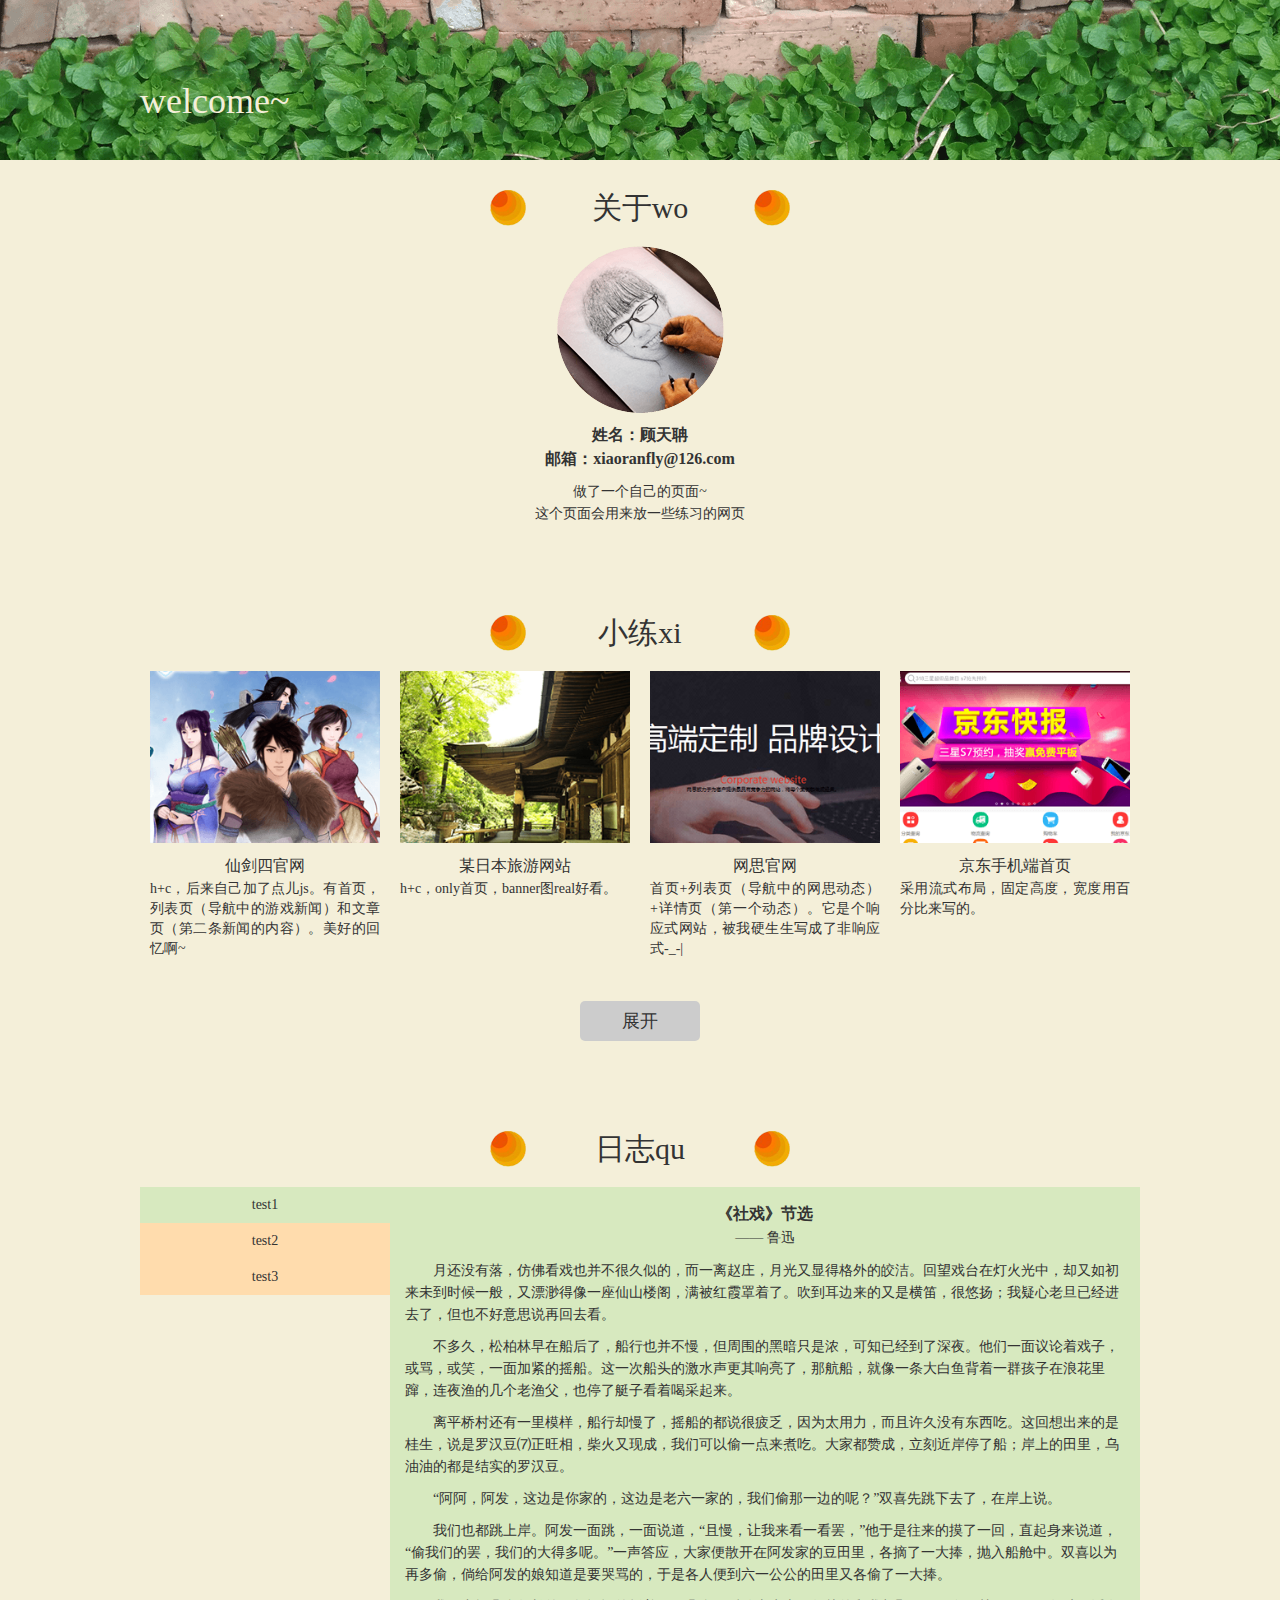
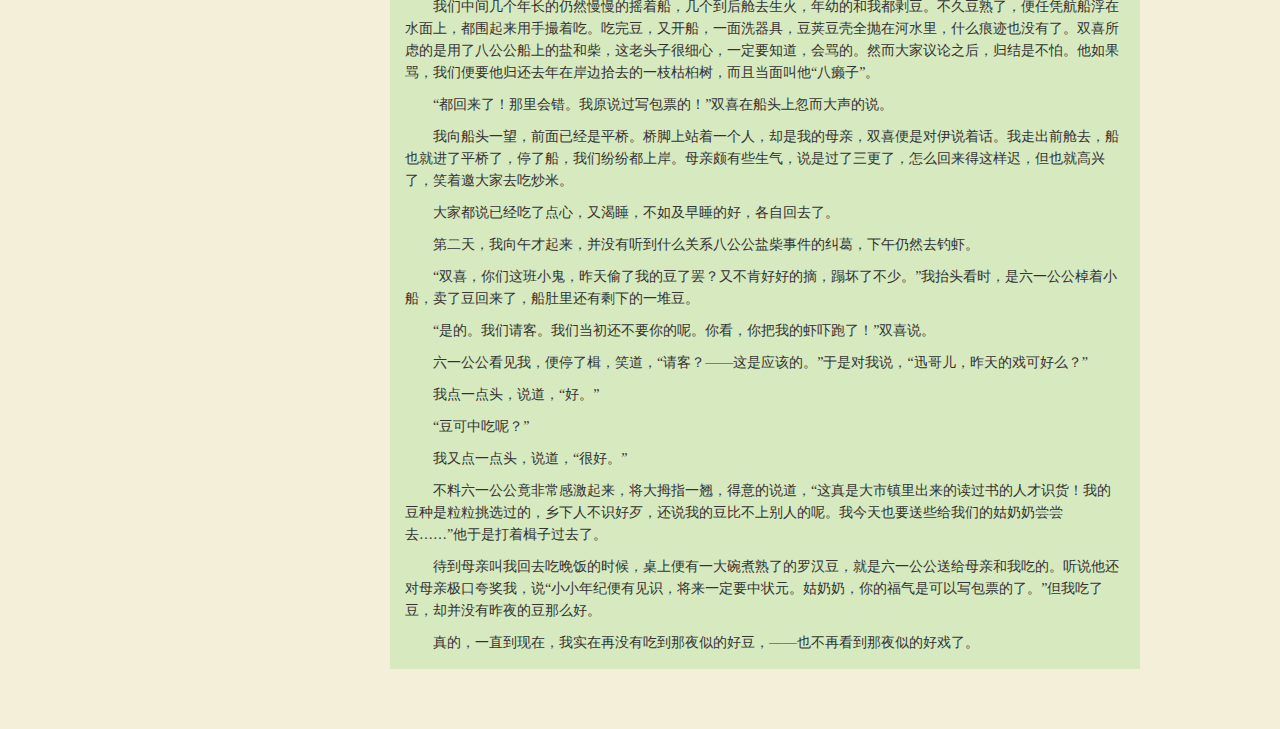
<file: index.html>
<!DOCTYPE html>
<html lang="en">
    <head>
        <meta charset="utf-8">
        <meta name="viewport" content="width=device-width, user-scalable=no, initial-scale=1.0, maximum-scale=1.0, minimum-scale=1.0">
        <title>顾天聃的页面君</title>
        <link rel="stylesheet" type="text/css" href="stylesheets/base.css">
        <link rel="stylesheet" type="text/css" href="stylesheets/index.css">
        <script type="text/javascript" src="javascripts/jquery-1.12.1.min.js"></script>
        <script type="text/javascript" src="javascripts/index.js"></script>
        <!--[if lt IE 9]>
        <script src="//html5shiv.googlecode.com/svn/trunk/html5.js"></script>
        <![endif]-->
    </head>
    <body>
    	<header>
    		<h1>welcome~</h1>
    	</header>

        <div class="about part1">
            <div class="tit">关于wo</div>
            <div class="con">
                <img src="images/avatar.png" >
                <span>姓名：顾天聃<br>
                    邮箱：xiaoranfly@126.com
                </span>
                <p>做了一个自己的页面~<br>
                   这个页面会用来放一些练习的网页
                </p>
            </div>
        </div>

         <div class="about part2">
            <div class="tit">小练xi</div>
            <ul class="con clearfix">
               <li>
                   <div class="pad">
                       <a href="Chinese Paladin 4/index.html" target="_blank">
                            <img src="images/xj4.png" >
                            <div class="txt">
                              <h4>仙剑四官网</h4>
                              <p>h+c，后来自己加了点儿js。有首页，列表页（导航中的游戏新闻）和文章页（第二条新闻的内容）。美好的回忆啊~</p>
                            </div>
                       </a>
                   </div>
               </li>
               <li>
                   <div class="pad">
                       <a href="keihan/index.html" target="_blank">
                            <img src="images/kenhan.png" >
                            <div class="txt">
                              <h4>某日本旅游网站</h4>
                              <p>h+c，only首页，banner图real好看。</p>
                            </div>
                       </a>
                   </div>
               </li>
               <li>
                   <div class="pad">
                       <a href="webthink/index.html" target="_blank">
                            <img src="images/webthink.png" >
                            <div class="txt">
                              <h4>网思官网</h4>
                              <p>首页+列表页（导航中的网思动态）+详情页（第一个动态）。它是个响应式网站，被我硬生生写成了非响应式-_-|</p>
                            </div>
                       </a>
                   </div>
               </li>
               <li>
                   <div class="pad">
                       <a href="jd/html/index.html" target="_blank">
                            <img src="images/jd.png" >
                            <div class="txt">
                              <h4>京东手机端首页</h4>
                              <p>采用流式布局，固定高度，宽度用百分比来写的。</p>
                            </div>
                       </a>
                   </div>
               </li>
               <li>
                   <div class="pad">
                       <a href="mi/html/index.html" target="_blank">
                            <img src="images/mi.png" >
                            <div class="txt">
                              <h4>小米官网手机端首页</h4>
                              <p>使用rem结合js进行自适应，全程都在用calculator，不过能等比例缩放的确酷。</p>
                            </div>
                       </a>
                   </div>
               </li>
               <li>
                   <div class="pad">
                       <a href="ziteng gallery/index.html" target="_blank">
                            <img src="images/ztgallery.png" >
                            <div class="txt">
                              <h4>紫藤美术馆主页</h4>
                              <p>我还能说什么……觉得界面好看所以存着练练，感觉都要忘光了……</p>
                            </div>
                       </a>
                   </div>
               </li>
            </ul>
            <span>展开</span>
        </div>

        <div class="about part3">
            <div class="tit">日志qu</div>
            <div class="con clearfix">
                <div class="col-l">
                    <ul>
                        <li>test1</li>
                        <li>test2</li>
                        <li>test3</li>
                    </ul>
                </div>
                <div class="col-r">
                    <ul>
                        <li>
                            <div class="pad">
                                <h3>《社戏》节选</h3>
                                <span>—— 鲁迅</span>    
                                <p>月还没有落，仿佛看戏也并不很久似的，而一离赵庄，月光又显得格外的皎洁。回望戏台在灯火光中，却又如初来未到时候一般，又漂渺得像一座仙山楼阁，满被红霞罩着了。吹到耳边来的又是横笛，很悠扬；我疑心老旦已经进去了，但也不好意思说再回去看。</p>
                                <p>不多久，松柏林早在船后了，船行也并不慢，但周围的黑暗只是浓，可知已经到了深夜。他们一面议论着戏子，或骂，或笑，一面加紧的摇船。这一次船头的激水声更其响亮了，那航船，就像一条大白鱼背着一群孩子在浪花里蹿，连夜渔的几个老渔父，也停了艇子看着喝采起来。</p>
                                <p>离平桥村还有一里模样，船行却慢了，摇船的都说很疲乏，因为太用力，而且许久没有东西吃。这回想出来的是桂生，说是罗汉豆⑺正旺相，柴火又现成，我们可以偷一点来煮吃。大家都赞成，立刻近岸停了船；岸上的田里，乌油油的都是结实的罗汉豆。</p>
                                <p>“阿阿，阿发，这边是你家的，这边是老六一家的，我们偷那一边的呢？”双喜先跳下去了，在岸上说。</p>
                                <p>我们也都跳上岸。阿发一面跳，一面说道，“且慢，让我来看一看罢，”他于是往来的摸了一回，直起身来说道，“偷我们的罢，我们的大得多呢。”一声答应，大家便散开在阿发家的豆田里，各摘了一大捧，抛入船舱中。双喜以为再多偷，倘给阿发的娘知道是要哭骂的，于是各人便到六一公公的田里又各偷了一大捧。</p>
                                <p>我们中间几个年长的仍然慢慢的摇着船，几个到后舱去生火，年幼的和我都剥豆。不久豆熟了，便任凭航船浮在水面上，都围起来用手撮着吃。吃完豆，又开船，一面洗器具，豆荚豆壳全抛在河水里，什么痕迹也没有了。双喜所虑的是用了八公公船上的盐和柴，这老头子很细心，一定要知道，会骂的。然而大家议论之后，归结是不怕。他如果骂，我们便要他归还去年在岸边拾去的一枝枯桕树，而且当面叫他“八癞子”。</p>
                                <p>“都回来了！那里会错。我原说过写包票的！”双喜在船头上忽而大声的说。</p>
                                <p>我向船头一望，前面已经是平桥。桥脚上站着一个人，却是我的母亲，双喜便是对伊说着话。我走出前舱去，船也就进了平桥了，停了船，我们纷纷都上岸。母亲颇有些生气，说是过了三更了，怎么回来得这样迟，但也就高兴了，笑着邀大家去吃炒米。</p>
                                <p>大家都说已经吃了点心，又渴睡，不如及早睡的好，各自回去了。</p>
                                <p>第二天，我向午才起来，并没有听到什么关系八公公盐柴事件的纠葛，下午仍然去钓虾。</p>
                                <p>“双喜，你们这班小鬼，昨天偷了我的豆了罢？又不肯好好的摘，蹋坏了不少。”我抬头看时，是六一公公棹着小船，卖了豆回来了，船肚里还有剩下的一堆豆。</p>
                                <p>“是的。我们请客。我们当初还不要你的呢。你看，你把我的虾吓跑了！”双喜说。</p>
                                <p>六一公公看见我，便停了楫，笑道，“请客？——这是应该的。”于是对我说，“迅哥儿，昨天的戏可好么？”</p>
                                <p>我点一点头，说道，“好。”</p>
                                <p>“豆可中吃呢？”</p>
                                <p>我又点一点头，说道，“很好。”</p>
                                <p>不料六一公公竟非常感激起来，将大拇指一翘，得意的说道，“这真是大市镇里出来的读过书的人才识货！我的豆种是粒粒挑选过的，乡下人不识好歹，还说我的豆比不上别人的呢。我今天也要送些给我们的姑奶奶尝尝去……”他于是打着楫子过去了。</p>
                                <p>待到母亲叫我回去吃晚饭的时候，桌上便有一大碗煮熟了的罗汉豆，就是六一公公送给母亲和我吃的。听说他还对母亲极口夸奖我，说“小小年纪便有见识，将来一定要中状元。姑奶奶，你的福气是可以写包票的了。”但我吃了豆，却并没有昨夜的豆那么好。</p>
                                <p>真的，一直到现在，我实在再没有吃到那夜似的好豆，——也不再看到那夜似的好戏了。</p>  
                            </div>  
                        </li>
                        <li>
                            <div class="pad">
                                <h3>面朝大海，春暖花开</h3>
                                <span>—— 海子</span>    
                                <p>从明天起，做一个幸福的人</p>
                                <p>喂马、劈柴，周游世界</p>
                                <p>从明天起，关心粮食和蔬菜</p>
                                <p>我有一所房子，面朝大海，春暖花开</p>
                                <p>从明天起，和每一个亲人通信</p>
                                <p>告诉他们我的幸福</p>
                                <p>那幸福的闪电告诉我的</p>
                                <p>我将告诉每一个人</p>
                                <p>给每一条河每一座山取一个温暖的名字</p>
                                <p>陌生人，我也为你祝福</p>
                                <p>愿你有一个灿烂的前程</p>
                                <p>愿你有情人终成眷属</p>
                                <p>愿你在尘世获得幸福</p>
                                <p>我只愿面朝大海，春暖花开</p>
                            </div>  
                        </li>
                          <li>
                            <div class="pad">
                                <h3>《荷塘月色》节选</h3>
                                <span>—— 朱自清</span>    
                                <p>曲曲折折的荷塘上面，弥望的是田田的叶子。叶子出水很高，像亭亭的舞女的裙。层层的叶子中间，零星地点缀着些白花，有袅娜地开着的，有羞涩地打着朵儿的；正如一粒粒的明珠，又如碧天里的星星，又如刚出浴的美人。微风过处，送来缕缕清香，仿佛远处高楼上渺茫的歌声似的。这时候叶子与花也有一丝的颤动，像闪电般，霎时传过荷塘的那边去了。叶子本是肩并肩密密地挨着，这便宛然有了一道凝碧的波痕。叶子底下是脉脉的流水，遮住了，不能见一些颜色；而叶子却更见风致了。</p>
                                <p>月光如流水一般，静静地泻在这一片叶子和花上。薄薄的青雾浮起在荷塘里。叶子和花仿佛在牛乳中洗过一样；又像笼着轻纱的梦。虽然是满月，天上却有一层淡淡的云，所以不能朗照；但我以为这恰是到了好处——酣眠固不可少，小睡也别有风味的。月光是隔了树照过来的，高处丛生的灌木，落下参差的斑驳的黑影，峭楞楞如鬼一般；弯弯的杨柳的稀疏的倩影，却又像是画在荷叶上。塘中的月色并不均匀；但光与影有着和谐的旋律，如梵婀玲上奏着的名曲。</p>
                                <p>荷塘的四面，远远近近，高高低低都是树，而杨柳最多。这些树将一片荷塘重重围住；只在小路一旁，漏着几段空隙，像是特为月光留下的。树色一例是阴阴的，乍看像一团烟雾；但杨柳的丰姿，便在烟雾里也辨得出。树梢上隐隐约约的是一带远山，只有些大意罢了。树缝里也漏着一两点路灯光，没精打采的，是渴睡人的眼。这时候最热闹的，要数树上的蝉声与水里的蛙声；但热闹是它们的，我什么也没有。</p>
                                <p>忽然想起采莲的事情来了。采莲是江南的旧俗，似乎很早就有，而六朝时为盛；从诗歌里可以约略知道。采莲的是少年的女子，她们是荡着小船，唱着艳歌去的。采莲人不用说很多，还有看采莲的人。那是一个热闹的季节，也是一个风流的季节。梁元帝《采莲赋》里说得好：</p>
                                <p>于是妖童媛女，荡舟心许；鷁首徐回，兼传羽杯；欋将移而藻挂，船欲动而萍开。尔其纤腰束素，迁延顾步；夏始春余，叶嫩花初，恐沾裳而浅笑，畏倾船而敛裾。</p> 
                            </div>  
                        </li>
                    </ul>
                </div>
            </div>
        </div>

    </body>
</html>
</file>
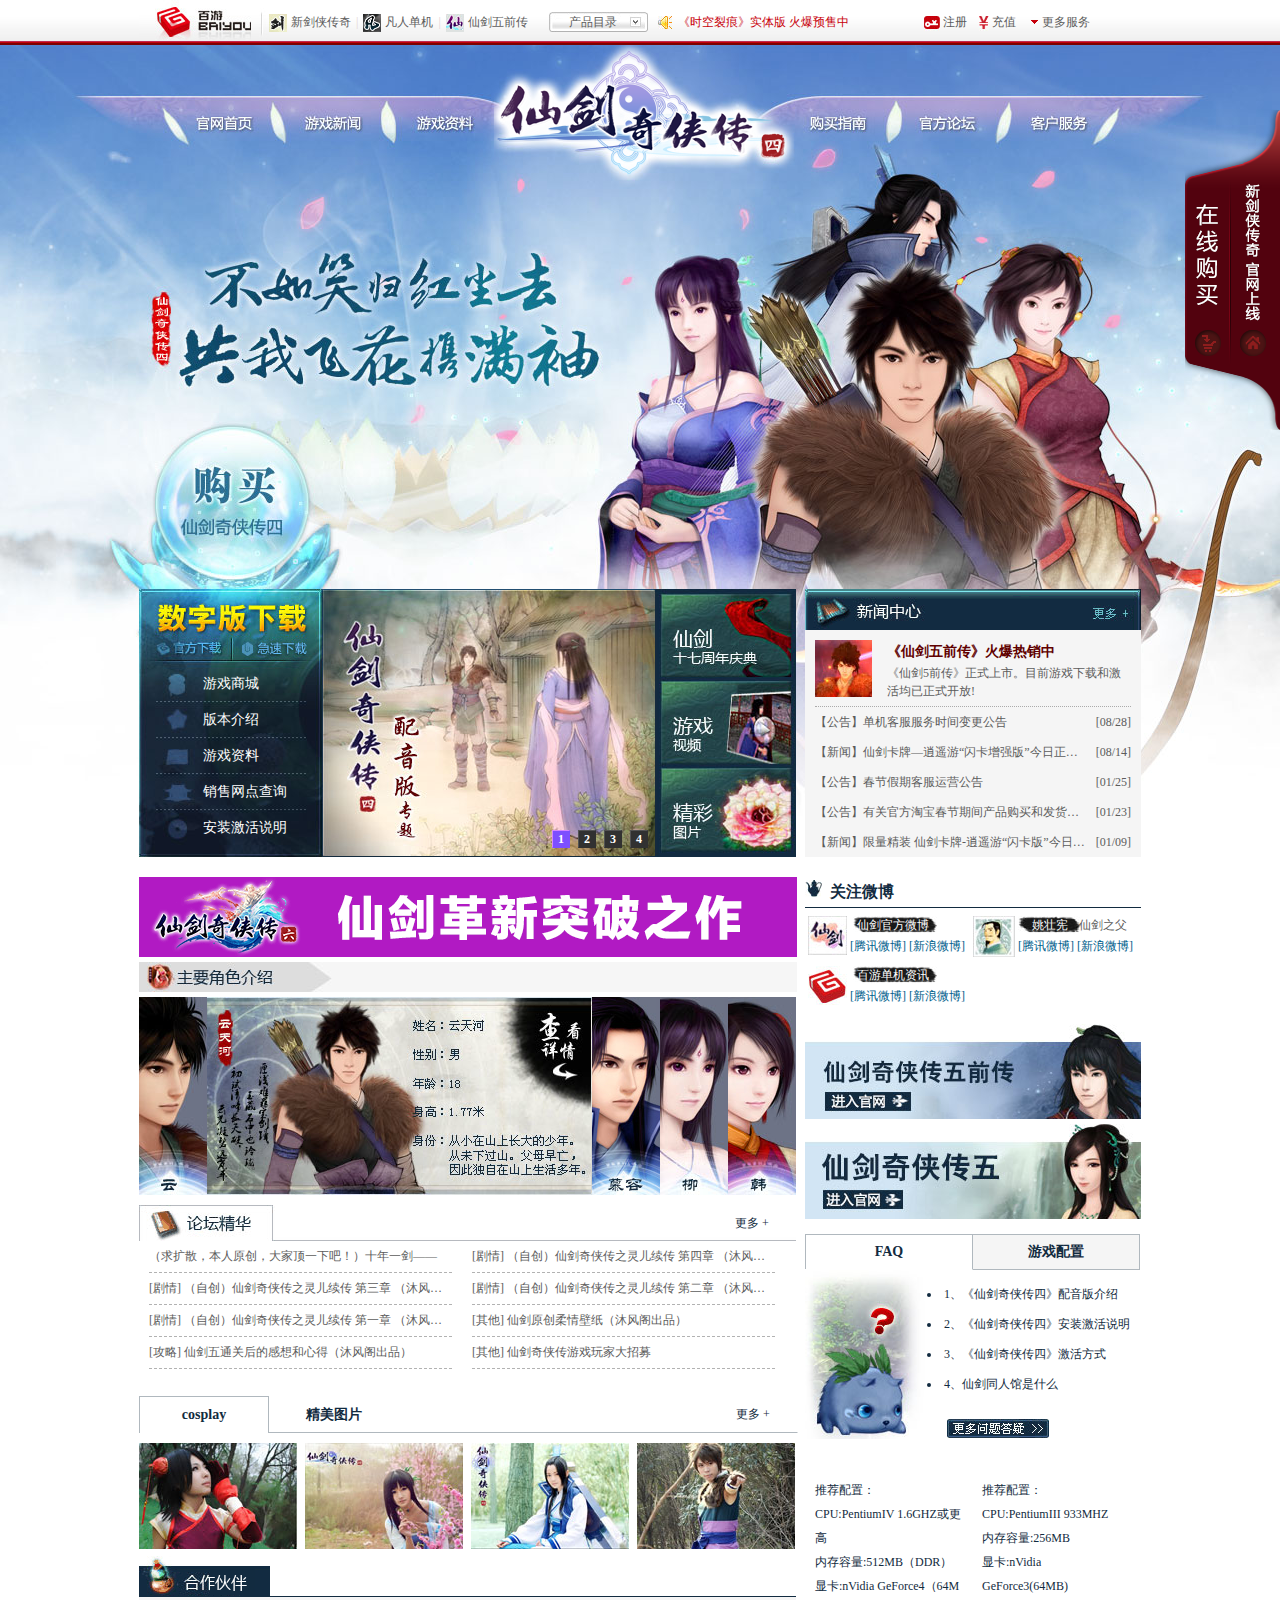
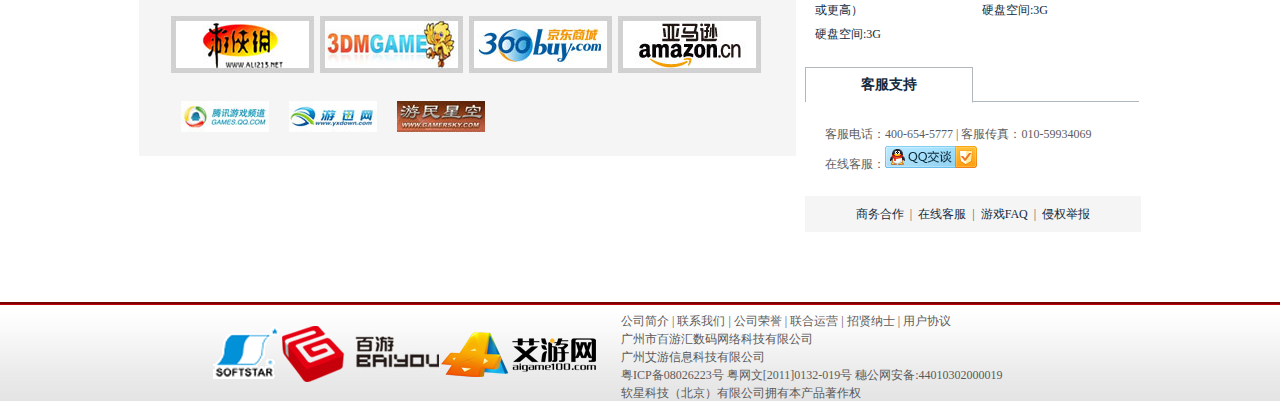
<file: Chinese Paladin 4/index.html>
<!DOCTYPE html PUBLIC "-//W3C//DTD XHTML 1.0 Transitional//EN" "http://www.w3.org/TR/xhtml1/DTD/xhtml1-transitional.dtd">
<html xmlns="http://www.w3.org/1999/xhtml">
<head>
<meta http-equiv="Content-Type" content="text/html; charset=utf-8" />
<title>《仙剑奇侠传 四》官方网站</title>
<link rel="stylesheet" type="text/css" href="css/base.css" media="all" />
<link rel="stylesheet" type="text/css" href="css/index.css" media="all" />
<script type="text/javascript" src="js/jquery-1.12.1.min.js"></script>
<script type="text/javascript" src="js/index.js"></script>
</head>

<body>
<!--头部结构开始-->
	<div class="header">
	  <div class="inheader">
	    <h1><a href="javascript:;">百游</a></h1>
	    <div class="hotgame">
        	<ul>
        	  <li class="xxj"><a href="javascript:;">新剑侠传奇</a></li>
              <span>|</span>
        	  <li class="frd"><a href="javascript:;">凡人单机</a></li>
              <span>|</span>
        	  <li class="xjw"><a href="javascript:;">仙剑五前传</a></li>
        	</ul>
        </div>
	    <div class="gamelist">
        	<dl>
            	<dt>产品目录</dt>
                <dd>
                	<div></div>
                    <div class="games">
                        <table>
                            <caption>
                                <span class="qds">单机游戏</span>
                                <span class="huic">(10)</span>
                            </caption>         
                            <tr>
                              <td><a class="blue" href="javascript:;">新仙剑传奇</a></td>
                              <td><a class="blue" href="javascript:;">凡人单机</a></td>
                              <td><a class="blue" href="javascript:;">仙剑五前传</a></td>
                              <td><a href="javascript:;">仙剑奇侠传五</a></td>
                              <td><a class="blue" href="javascript:;">仙剑奇侠传四</a></td>
                            </tr>
                            <tr>
                              <td><a href="javascript:;">仙剑逍遥游</a></td>
                              <td><a href="javascript:;">风卷残云</a></td>
                              <td><a href="javascript:;">英雄无敌六</a></td>
                              <td><a href="javascript:;">碧之轨迹</a></td>
                              <td><a href="javascript:;">时空裂痕</a></td>
                            </tr>
                        </table>
                    </div>
                </dd>
            </dl>
        </div>
	    <div class="scrollnews">
        	<ul>
        	  <li><a href="javascript:;">《时空裂痕》实体版 火爆预售中</a></li>
        	  <li><a href="javascript:;">国产武侠ARPG《新剑侠传奇》官网正式上线</a></li>
              <li><a href="javascript:;">《英雄传说：碧之轨迹》3月28日正式上市</a></li>
        	</ul>
        </div>
	    <div class="login">
        	<ul>
        	  <li>
              	<img src="images/newhead_06.jpg" />
                <a href="javascript:;">注册</a>
              </li>
        	  <li class="second">
              	<img src="images/newhead_08.jpg" />
                <a href="javascript:;">充值</a>
              </li>
        	</ul>
        </div>
	    <div class="more">
        	<dl>
            	<dt>更多服务</dt>
                <dd>
                	<ul>
                	  <li><a href="javascript:;">客服</a></li>
                	  <li><a href="javascript:;">论坛</a></li>
                	  <li><a href="javascript:;">防沉迷</a></li>
                	  <li><a href="javascript:;">家长监护</a></li>
                	</ul>
                </dd>
            </dl>
        </div>
	  </div>
	</div>
<!--头部结构结束-->

<!--主体结构开始-->
	<div class="main">
<!--导航结构开始-->
		<div class="nav pr">
        	<div class="nav_pa pa">
            	<ul>
            	  <li><a href="javascript:;" title="官方首页">官网首页</a></li>
            	  <li><a href="list.html" title="新闻中心">游戏新闻</a></li>
            	  <li><a href="javascript:;" title="游戏资料">游戏资料</a></li>
            	  <li class="fourth" title="购买指南"><a href="javascript:;">购买指南</a></li>
            	  <li><a href="javascript:;" title="官方论坛">官方论坛</a></li>
            	  <li><a href="javascript:;" title="客服中心">客户服务</a></li>
            	</ul>
            </div>
        	<div class="logo_pa pa">
            	<a href="javascript:;" title="仙剑奇侠传四">仙剑奇侠传四</a>
            </div>
        	<div class="buy_pa pa">
            	<a href="javascript:;" title="购买">购买仙剑奇侠传四</a>
            </div>	
        </div>
<!--导航结构结束-->
<!--版块内容结构开始-->
		<div class="content">
<!--左侧栏结构开始-->
			<div class="l-col fl">
            	<div class="banner">
                	<div class="sub-nav fl">
                    	<div class="download">
                        	<a href="javascript:;" class="fl dl1">官方下载</a>
                            <a href="javascript:;" class="fl dl2">急速下载</a>
                        </div>
                        <div class="intro">
                        	<a href="javascript:;" class="spr intro1">游戏商城</a>
                            <a href="javascript:;" class="spr intro2">版本介绍</a>
                            <a href="javascript:;" class="spr intro3">游戏资料</a>
                            <a href="javascript:;" class="spr intro4">销售网点查询</a>
                            <a href="javascript:;" class="spr intro5">安装激活说明</a>      
                        </div>
                    </div>
                    <div class="slider fl">
                    	<ul>
                    	  <li><a href="javascript:;"><img src="images/image1.asp.jpg" /></a></li>
                    	  <li><a href="javascript:;"><img src="images/image2.asp.jpg" /></a></li>
                    	  <li><a href="javascript:;"><img src="images/image3.asp.jpg" /></a></li>
                          <li><a href="javascript:;"><img src="images/image4.asp.jpg" /></a></li>
                    	</ul>
                        <ol>
                          <li class="fl cur">1</li>
                          <li class="fl">2</li>
                          <li class="fl">3</li>
                          <li class="fl">4</li>
                        </ol>
                    </div>
                    <div class="vbtn fl">
                    	<a href="javascript:;">十七周年庆典</a>
                        <a href="javascript:;">游戏视频</a>
                        <a href="javascript:;">精彩图片</a>
                    </div>
                </div>
                <div class="xianjian6">
                	<a href="javascript:;"><img src="images/image.asp.gif"/></a>
                </div>
                <div class="role-intro"></div>
                <div class="roles">
                	<ul>
                        <li class="fl yun"><a href="javascript:;"><img src="images/yun.png"/></a></li>
                        <li class="fl murong"><a href="javascript:;"><img src="images/murong.png"/></a></li>
                        <li class="fl liu"><a href="javascript:;"><img src="images/liu.png"/></a></li>
                        <li class="fl han"><a href="javascript:;"><img src="images/han.png"/></a></li>
                    </ul>
                </div>
                <div class="bbs">
                	<div class="bbs-tit spr">
                    	<a href="javascript:;">更多&nbsp;+</a>
                    </div>
                    <ul>
                      <li><a href="javascript:;" title="（求扩散，本人原创，大家顶一下吧！）十年一剑——写给我挚爱的仙剑">（求扩散，本人原创，大家顶一下吧！）十年一剑——</a></li>
                      <li><a href="javascript:;">[剧情]</a>&nbsp;<a href="javascript:;" title="（自创）仙剑奇侠传之灵儿续传&nbsp;第四章&nbsp;（沐风阁出品）">（自创）仙剑奇侠传之灵儿续传&nbsp;第四章&nbsp;（沐风阁出品）</a></li>
                      <li><a href="javascript:;">[剧情]</a>&nbsp;<a href="javascript:;" title="（自创）仙剑奇侠传之灵儿续传&nbsp;第三章&nbsp;（沐风阁出品）">（自创）仙剑奇侠传之灵儿续传&nbsp;第三章&nbsp;（沐风阁出品）</a></li>
                      <li><a href="javascript:;">[剧情]</a>&nbsp;<a href="javascript:;" title="（自创）仙剑奇侠传之灵儿续传&nbsp;第二章&nbsp;（沐风阁出品）">（自创）仙剑奇侠传之灵儿续传&nbsp;第二章&nbsp;（沐风阁出品）</a></li>
                      <li><a href="javascript:;">[剧情]</a>&nbsp;<a href="javascript:;" title="（自创）仙剑奇侠传之灵儿续传&nbsp;第一章&nbsp;（沐风阁出品）">（自创）仙剑奇侠传之灵儿续传&nbsp;第一章&nbsp;（沐风阁出品）</a></li>
                      <li><a href="javascript:;">[其他]</a>&nbsp;<a href="javascript:;" title="仙剑原创柔情壁纸（沐风阁出品）">仙剑原创柔情壁纸（沐风阁出品）</a></li>
                      <li><a href="javascript:;">[攻略]</a>&nbsp;<a href="javascript:;" title="仙剑五通关后的感想和心得（沐风阁出品）">仙剑五通关后的感想和心得（沐风阁出品）</a></li>
                      <li><a href="javascript:;">[其他]</a>&nbsp;<a href="javascript:;" title="仙剑奇侠传游戏玩家大招募">仙剑奇侠传游戏玩家大招募</a></li>
                    </ul>
                </div>
                <div class="cos">
                	<div class="tyhd">
                    	<ul>
                    	  <li class="cur"><b>cosplay</b></li>
                    	  <li><b>精美图片</b></li>                    
                    	</ul>
                        <a  href="javascript:;">更多&nbsp;+</a>
                    </div>
                    <div class="cos-body">
                    	<ul class="cos-bd1">
                        	<li><a href=""><img src="images/cos1.jpg"/></a></li>
                        	<li><a href=""><img src="images/cos2.jpg"/></a></li>
                        	<li><a href=""><img src="images/cos3.jpg"/></a></li>
                        	<li class="last"><a href=""><img src="images/cos4.jpg"/></a></li>
                        </ul>
                        <ul class="cos-bd2">
                        	<li><a href=""><img src="images/pic_22.jpg"/></a></li>
                        	<li><a href=""><img src="images/pic_23.jpg"/></a></li>
                        	<li><a href=""><img src="images/pic_24.jpg"/></a></li>
                        	<li class="last"><a href=""><img src="images/pic_25.jpg"/></a></li>
                        </ul>
                    </div>
                </div>
                <div class="friends">
                	<div class="fri-tit spr"></div>
                    <div class="fri-bd">
                    	<ul class="big-pic">
                    	  <li><a href="javascript:;"><img src="images/yx.jpg"/></a></li>
                    	  <li><a href="javascript:;"><img src="images/3MD.jpg"/></a></li>
                    	  <li><a href="javascript:;"><img src="images/jd.jpg"/></a></li>
                    	  <li class="last"><a href="javascript:;"><img src="images/ymx.jpg"/></a></li>
                    	</ul>
                        <ul class="sma-pic">
                    	  <li><a href="javascript:;"><img src="images/qq.jpg"/></a></li>
                    	  <li><a href="javascript:;"><img src="images/xy.jpg"/></a></li>
                    	  <li><a href="javascript:;"><img src="images/ymxk.jpg"/></a></li>                   
                    	</ul>
                    </div>
                </div>
            </div>
<!--左侧栏结构结束-->
<!--右侧栏结构开始-->
			<div class="r-col fr">
            	<div class="news">
                	<div class="news-tit spr">
                    	<a href="list.html">更多&nbsp;+</a>
                    </div>
                    <div class="news-bd">
                    	<div class="hotnews">
                        	<img src="images/hot-news.jpg"/>
                            <h2><a href="javascript:;">《仙剑五前传》火爆热销中</a></h2>
                            <p>《仙剑5前传》正式上市。目前游戏下载和激活均已正式开放!</p>
                        </div>
                        <ul>
                          <li><a href="javascript:;" title="【公告】单机客服服务时间变更公告">【公告】单机客服服务时间变更公告</a><span>[08/28]</span></li>
                          <li><a href="article.html" title="【新闻】仙剑卡牌—逍遥游“闪卡增强版”今日正式上市">【新闻】仙剑卡牌—逍遥游“闪卡增强版”今日正式上市</a><span>[08/14]</span></li>
                          <li><a href="javascript:;" title="【公告】春节假期客服运营公告">【公告】春节假期客服运营公告</a><span>[01/25]</span></li>
                          <li><a href="javascript:;" title="【公告】有关官方淘宝春节期间产品购买和发货说明">【公告】有关官方淘宝春节期间产品购买和发货说明</a><span>[01/23]</span></li>
                          <li><a href="javascript:;" title="【新闻】限量精装 仙剑卡牌-逍遥游“闪卡版”今日上市">【新闻】限量精装 仙剑卡牌-逍遥游“闪卡版”今日上市</a><span>[01/09]</span></li>
                        </ul>
                    </div>
                </div>
                <div class="weibo">
                	<div class="wei-tit">
                    	<span class="spr"></span>
                        <h2>关注微博</h2>
                    </div>
                    <div class="wei-bd">
                    	<ul>
                    	  <li>
                          	<img src="images/weibo.jpg" />
                            <h3>仙剑官方微博</h3>
                            <p>
                            	<a href="javascript:;">[腾讯微博]</a>
                                <a href="javascript:;">[新浪微博]</a>
                            </p>
                          </li>
                    	  <li>
                          	<img src="images/wb_1.jpg" />
                            <h3 class="short">
                            	姚壮宪
                                <span>仙剑之父</span>                           
                            </h3>
                            <p>
                            	<a href="javascript:;">[腾讯微博]</a>
                                <a href="javascript:;">[新浪微博]</a>
                            </p>
                          </li>
                    	  <li>
                          	<img src="images/wb_4.jpg" />
                            <h3>百游单机资讯</h3>
                            <p>
                            	<a href="javascript:;">[腾讯微博]</a>
                                <a href="javascript:;">[新浪微博]</a>
                            </p>
                          </li>
                    	</ul>
                    </div>
                </div>
                <div class="ad">
                	<a href="javascript:;"><img src="images/image.asp.jpg" /></a>
                    <a href="javascript:;"><img src="images/ad-2.jpg" /></a>
                </div>
                <div class="faq">
                	<div class="faq-tit">
                    	<ul>
                    	  <li class="cur"><b>FAQ</b></li>
                    	  <li><b>游戏配置</b></li>
                    	</ul>
                    </div>
                    <div class="faq-bd">
                    	<div class="faq-bd1">
                        	<ul>
                        	  <li><a href="javascript:;">1、《仙剑奇侠传四》配音版介绍</a></li>
                        	  <li><a href="javascript:;">2、《仙剑奇侠传四》安装激活说明</a></li>
                        	  <li><a href="javascript:;">3、《仙剑奇侠传四》激活方式</a></li>
                        	  <li><a href="javascript:;">4、仙剑同人馆是什么</a></li>
                        	</ul>
                            <a href="javascript:;" class="spr">更多问题答疑</a>
                        </div>
                        <div class="faq-bd2" style="display:block;">
                        	<div class="high">
                            	<p>推荐配置：</p>
                            	<p>CPU:PentiumIV 1.6GHZ或更高</p>
                            	<p>内存容量:512MB（DDR）</p>
                            	<p>显卡:nVidia GeForce4（64M或更高）</p>
                            	<p>硬盘空间:3G</p>
                            </div>
                            <div class="low">
                            	<p>推荐配置：</p>
                            	<p>CPU:PentiumIII 933MHZ</p>
                            	<p>内存容量:256MB</p>
                            	<p>显卡:nVidia GeForce3(64MB)</p>
                            	<p>硬盘空间:3G</p>
                            </div>
                        </div>
                    </div>
                </div>
                <div class="support">
                	<div class="faq-tit">
                    	<ul>
                    	  <li class="cur"><b>客服支持</b></li>
                    	  <li class="second"></li>
                    	</ul>
                    </div>
                    <div class="sup-bd">
                    	<p>客服电话：400-654-5777 | 客服传真：010-59934069</p>
                        <span>在线客服：</span><a href="javascript:;"><img src="images/index.png"/></a>
                    </div>
                </div>
                <div class="r-nav">
                	<a href="javascript:;">商务合作</a>
                    &nbsp;|&nbsp;
                    <a href="javascript:;">在线客服</a>
                    &nbsp;|&nbsp;
                    <a href="javascript:;">游戏FAQ</a>
                    &nbsp;|&nbsp;
                    <a href="javascript:;">侵权举报</a>                 
                </div>
            </div>
<!--右侧栏结构结束-->
        </div>
<!--版块内容结构结束-->
    </div>
<!--主体结构结束-->
	
<!--底部结构开始-->
	<div class="footer">
    	<div class="infooter">
        	<div class="tupian">
                <img src="images/softstar.gif"/>
                <img src="images/copyright_06.jpg"/>
                <img src="images/aiyou.jpg"/>
            </div>
            <div class="msg">
            	<p>
                	<a href="javascript:;">公司简介</a>
                    | 
                    <a href="javascript:;">联系我们</a>
                    |
                    <a href="javascript:;">公司荣誉</a>
                    |
                    <a href="javascript:;">联合运营</a>
                    |
                    <a href="javascript:;">招贤纳士</a>
                    |
                    <a href="javascript:;">用户协议</a>
                </p>
            	<p>广州市百游汇数码网络科技有限公司</p>
            	<p>广州艾游信息科技有限公司</p>
            	<p>
                	<a href="javascript:;">粤ICP备08026223号</a>
                    <a href="javascript:;">粤网文[2011]0132-019号</a>
                	穗公网安备:44010302000019
                </p>
            	<p>软星科技（北京）有限公司拥有本产品著作权</p>
            </div>
        </div>
    </div>
<!--底部结构结束-->
<!--右侧悬浮框结构开始-->
	<div class="sidebaryo">
    	<a href="javascript:;">在线购买</a>
        <a class="you" href="javascript:;">新剑侠传奇 官网上线</a>
    </div>
<!--右侧悬浮框结构结束-->
</body>
</html>
</file>
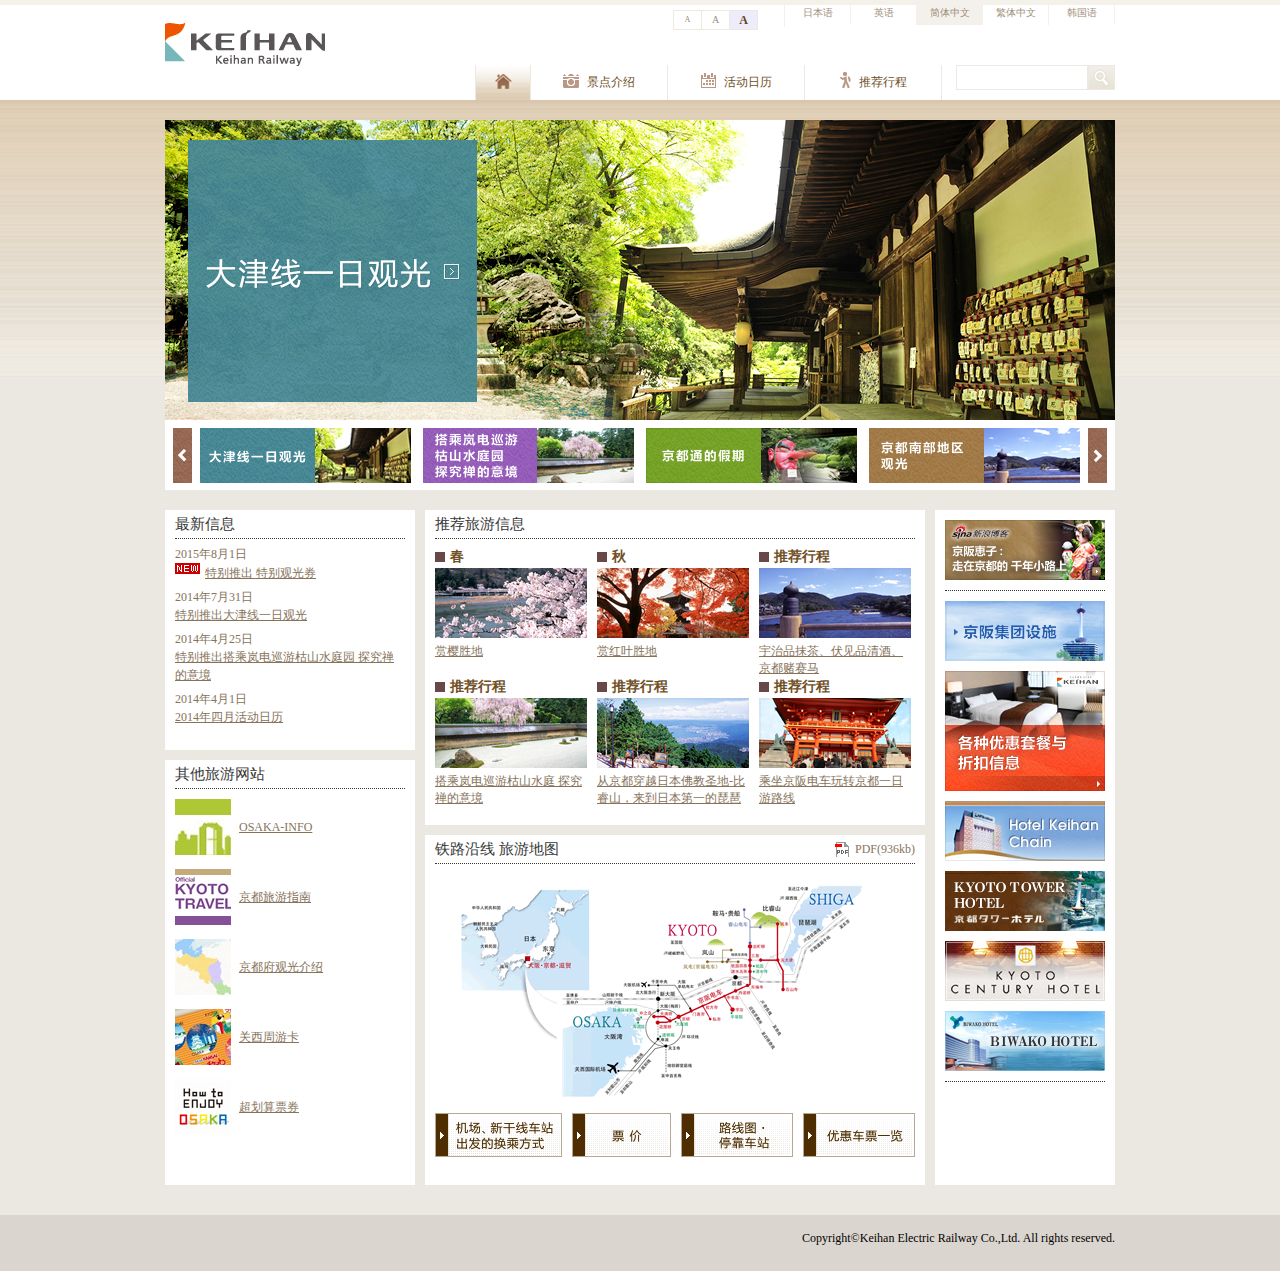
<file: keihan/index.html>
<!DOCTYPE html PUBLIC "-//W3C//DTD XHTML 1.0 Transitional//EN" "http://www.w3.org/TR/xhtml1/DTD/xhtml1-transitional.dtd">
<html xmlns="http://www.w3.org/1999/xhtml">
<head>
<meta http-equiv="Content-Type" content="text/html; charset=utf-8" />
<title>京阪电气轨道株式会社</title>
<link rel="stylesheet" type="text/css" href="css/index.css" media="all" />
<script type="text/javascript" src="js/jquery-1.12.1.min.js"></script>
<script type="text/javascript" src="js/index.js"></script>
</head>

<body>
<!--头部结构开始-->
	<div class="header">
    	<h1><a href="javascript:;">Keihan Railway</a></h1>
        <div class="zihao">
        	<a class="fs8" href="javascript:;">A</a>
            <a class="fs10" href="javascript:;">A</a>
            <a class="fs12" href="javascript:;">A</a>
        </div>
        <div class="language">
        	<a href="javascript:;">日本语</a>
            <a href="javascript:;">英语</a>
            <a class="cur" href="javascript:;">简体中文</a>
            <a href="javascript:;">繁体中文</a>
            <a href="javascript:;">韩国语</a>
        </div>
    </div>
<!--头部结构结束-->

<!--导航结构开始-->
    <div class="nav">
    	<ul>
    	  <li><a class="home" href="javascript:;"><img src="images/nav_1.png"/></a></li>
    	  <li><a href="javascript:;"><img src="images/nav_2.png"/>景点介绍</a></li>
    	  <li><a href="javascript:;"><img src="images/nav_3.png"/>活动日历</a></li>
    	  <li><a href="javascript:;"><img src="images/nav_4.png"/>推荐行程</a></li>
    	</ul>
        <div class="search">
        	<input type="text" />
            <a href="javascript:;"><i></i></a>
        </div>
    </div>
<!--导航结构结束-->

<!--banner结构开始-->
	<div class="banner">
    	<div class="big-ban">
        	<ul>
        	  <li><a href="javascript:;"><img src="images/slide_07.jpg" alt="图片" /></a></li>
        	  <li><a href="javascript:;"><img src="images/slide_06.jpg" alt="图片" /></a></li>
        	  <li><a href="javascript:;"><img src="images/slide_04.jpg" alt="图片" /></a></li>
        	  <li><a href="javascript:;"><img src="images/slide_03.jpg" alt="图片" /></a></li>
        	  <li><a href="javascript:;"><img src="images/slide_02.jpg" alt="图片" /></a></li>
        	  <li><a href="javascript:;"><img src="images/slide_08.jpg" alt="图片" /></a></li>
        	</ul>
        </div>
        <div class="sma-ban">
        	<div class="insma-ban">
                <ul>
                  <li><a href="javascript:;"><img src="images/slide_07_s.jpg" alt="图片" /></a></li>
                  <li><a href="javascript:;"><img src="images/slide_06_s.jpg" alt="图片" /></a></li>
                  <li><a href="javascript:;"><img src="images/slide_04_s.jpg" alt="图片" /></a></li>
                  <li><a href="javascript:;"><img src="images/slide_03_s.jpg" alt="图片" /></a></li>
                  <li><a href="javascript:;"><img src="images/slide_02_s.jpg" alt="图片" /></a></li>
                  <li><a href="javascript:;"><img src="images/slide_08_s.jpg" alt="图片" /></a></li>
                  <li><a href="javascript:;"><img src="images/slide_07_s.jpg" alt="图片" /></a></li>
                  <li><a href="javascript:;"><img src="images/slide_06_s.jpg" alt="图片" /></a></li>
                  <li><a href="javascript:;"><img src="images/slide_04_s.jpg" alt="图片" /></a></li>
                  <li><a href="javascript:;"><img src="images/slide_03_s.jpg" alt="图片" /></a></li>
                </ul>
            </div>
            <a href="javascript:;"><i class="left"></i></a>
            <a href="javascript:;"><i class="right"></i></a>
        </div>
    </div>
<!--banner结构结束-->

<!--主体内容结构开始-->
	<div class="main">
	  <div class="l-col">
      	<div class="news">
        	<div class="tit">最新信息</div>
            <div class="con">
            	<p>
                	2015年8月1日<br />
                    <span></span><a href="javascript:;">特别推出 特别观光券</a>
                </p>
                <p>
                	2014年7月31日<br />
                    <a href="javascript:;">特别推出大津线一日观光</a>
                </p>
                <p>
                	2014年4月25日<br />
                    <a href="javascript:;">特别推出搭乘岚电巡游枯山水庭园 探究禅的意境</a>
                </p>
                <p>
                	2014年4月1日<br />
                    <a href="javascript:;">2014年四月活动日历</a>
                </p>
            </div>
        </div>
      	<div class="webs">
        	<div class="tit">其他旅游网站</div>
            <div class="con">
            	<ul>
            	  <li>
                  	<img src="images/index_links01.jpg" alt="图片" />
                    <a href="javascript:;">OSAKA-INFO</a>
                  </li>
            	  <li>
                  	<img src="images/index_links02.jpg" alt="图片" />
                    <a href="javascript:;">京都旅游指南</a>
                  </li>
            	  <li>
                  	<img src="images/index_links03.jpg" alt="图片" />
                    <a href="javascript:;">京都府观光介绍</a>
                  </li>
            	  <li>
                  	<img src="images/index_links04.jpg" alt="图片" />
                    <a href="javascript:;">关西周游卡</a>
                  </li>
            	  <li>
                  	<img src="images/index_links05.jpg" alt="图片" />
                    <a href="javascript:;">超划算票券</a>
                  </li>
            	</ul>
            </div>
        </div>
      </div>
	  <div class="m-col">
      	<div class="reco">
        	<div class="tit">推荐旅游信息</div>
            <div class="con">
            	<ul>
            	  <li>
                  	<h3>春</h3>
                    <div class="spe">
                    	<a href="javascript:;"><img src="images/img_rcsght01.jpg" alt="图片" /></a>
                        <a class="intro" href="javascript:;">赏樱胜地</a>
                    </div>
                  </li>
            	  <li>
                  	<h3>秋</h3>
                    <div class="spe">
                    	<a href="javascript:;"><img src="images/img_rcsght02.jpg" alt="图片" /></a>
                        <a class="intro" href="javascript:;">赏红叶胜地</a>
                    </div>
                  </li>
            	  <li class="last">
                  	<h3>推荐行程</h3>
                    <div class="spe">
                    	<a href="javascript:;"><img src="images/img_rcsght03.jpg" alt="图片" /></a>
                        <a class="intro" href="javascript:;">宇治品抹茶、伏见品清酒、京都赌赛马</a>
                    </div>
                  </li>
            	  <li>
                  	<h3>推荐行程</h3>
                    <div class="spe">
                    	<a href="javascript:;"><img src="images/img_rcsght07.jpg" alt="图片" /></a>
                        <a class="intro" href="javascript:;">搭乘岚电巡游枯山水庭 探究禅的意境</a>
                    </div>
                  </li>
            	  <li>
                  	<h3>推荐行程</h3>
                    <div class="spe">
                    	<a href="javascript:;"><img src="images/img_rcsght05.jpg" alt="图片" /></a>
                        <a class="intro" href="javascript:;">从京都穿越日本佛教圣地-比睿山，来到日本第一的琵琶湖</a>
                    </div>
                  </li>
            	  <li class="last">
                  	<h3>推荐行程</h3>
                    <div class="spe">
                    	<a href="javascript:;"><img src="images/img_rcsght06.jpg" alt="图片" /></a>
                        <a class="intro" href="javascript:;">乘坐京阪电车玩转京都一日游路线</a>
                    </div>
                  </li>
            	</ul>
            </div>
        </div>
      	<div class="map">
        	<div class="tit">铁路沿线 旅游地图<a href="javascript:;"><span>PDF(936kb)</span></a></div>
            <div class="con">
            	<img src="images/index_img_map.gif" alt="图片" />
                <ul>
                  <li><a href="javascript:;"><img src="images/index_mapbnr01.jpg" alt="图片" /></a></li>
                  <li><a href="javascript:;"><img src="images/index_mapbnr02.jpg" alt="图片" /></a></li>
                  <li><a href="javascript:;"><img src="images/index_mapbnr03.jpg" alt="图片" /></a></li>
                  <li class="last"><a href="javascript:;"><img src="images/index_mapbnr04.jpg" alt="图片" /></a></li>
                </ul>
            </div>
        </div>
      </div>
	  <div class="r-col">
      	<a href="javascript:;"><img src="images/index_bnr_shinalog.jpg" alt="图片" /></a>
        <div class="pic">
        	<a href="javascript:;"><img src="images/index_bnr_facili.jpg" alt="图片" /></a>
            <a href="javascript:;"><img src="images/index_bnr_hotelgroup.jpg" alt="图片" /></a>
            <a href="javascript:;"><img src="images/index_bnr_hotel01.jpg" alt="图片" /></a>
            <a href="javascript:;"><img src="images/index_bnr_hotel02.jpg" alt="图片" /></a>
            <a href="javascript:;"><img src="images/index_bnr_hotel03.jpg" alt="图片" /></a>
            <a href="javascript:;"><img src="images/index_bnr_hotel04.jpg" alt="图片" /></a>
        </div>
      </div>
	</div>
<!--主体内容结构结束-->

<!--底部结构开始-->
	<div class="footer">
    	<p>Copyright&copy;Keihan Electric Railway Co.,Ltd. All rights reserved.</p>
    </div>
<!--底部结构结束-->
</body>
</html>
</file>
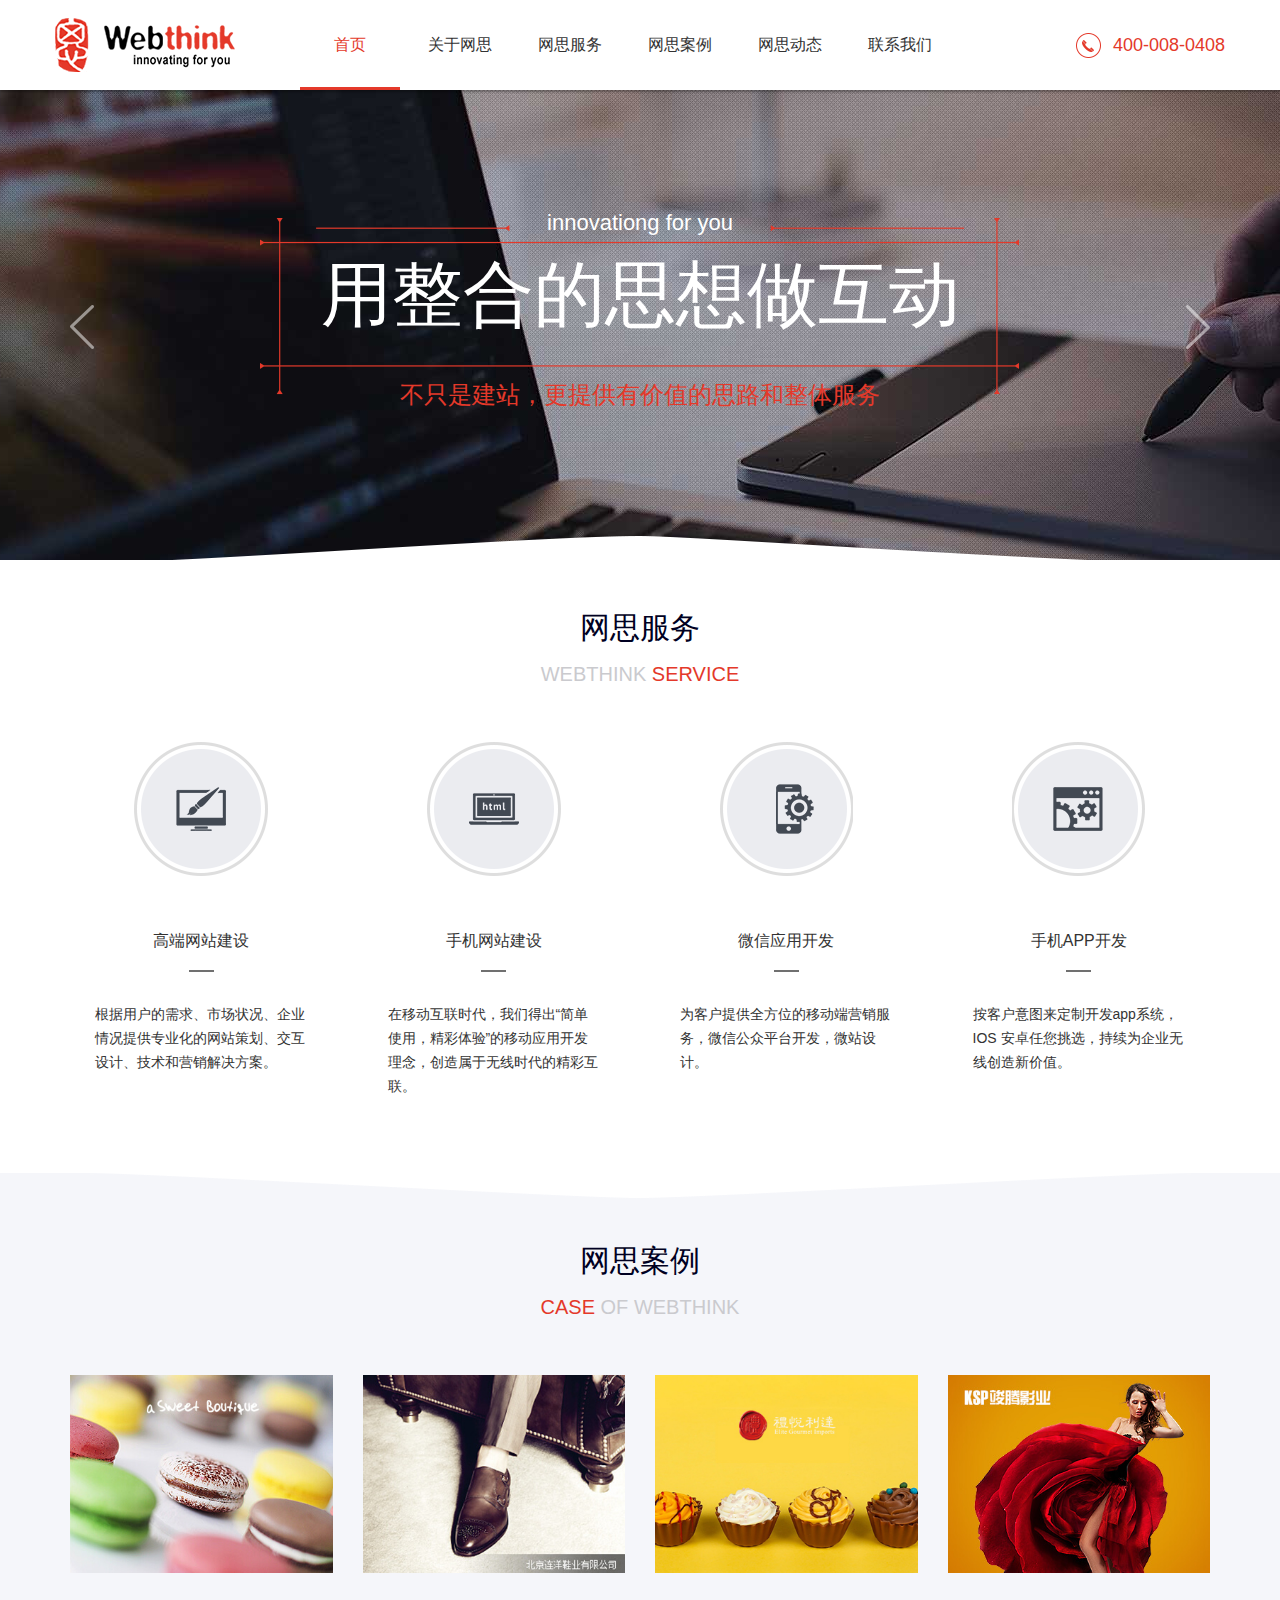
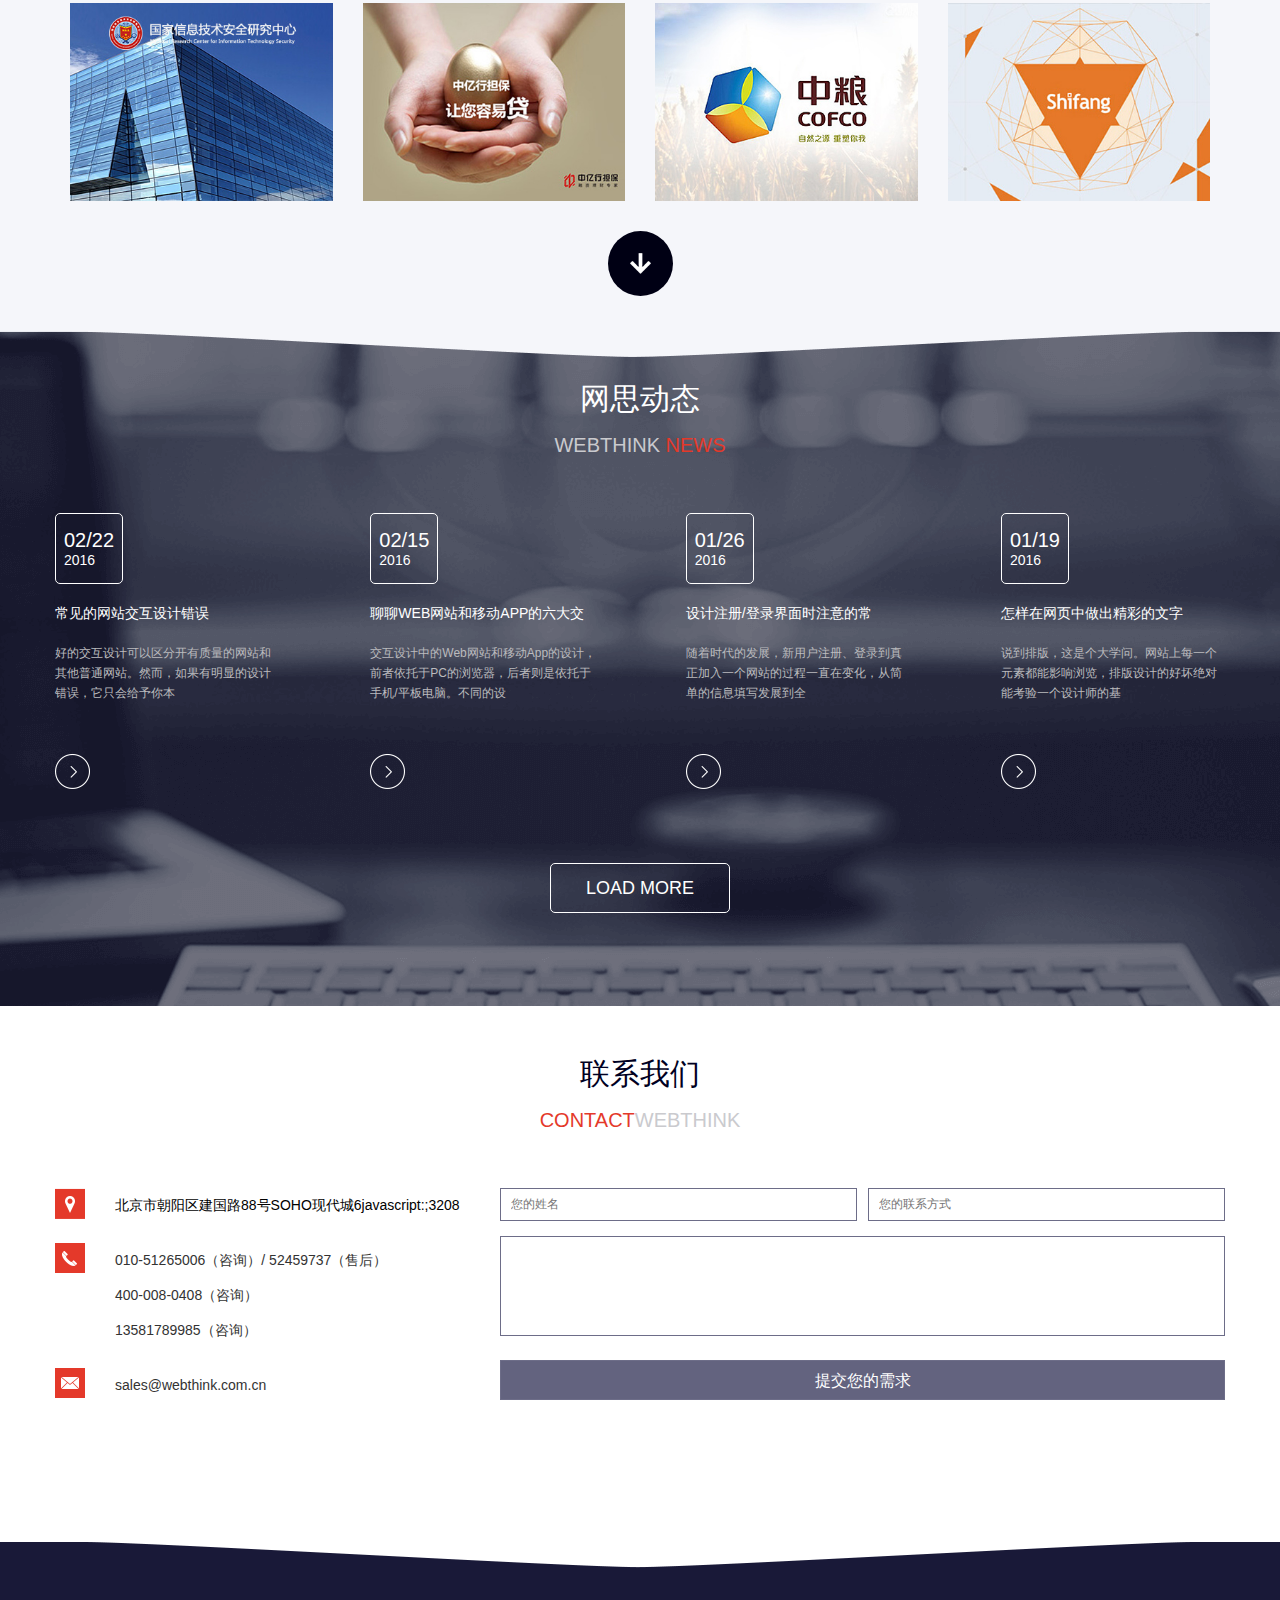
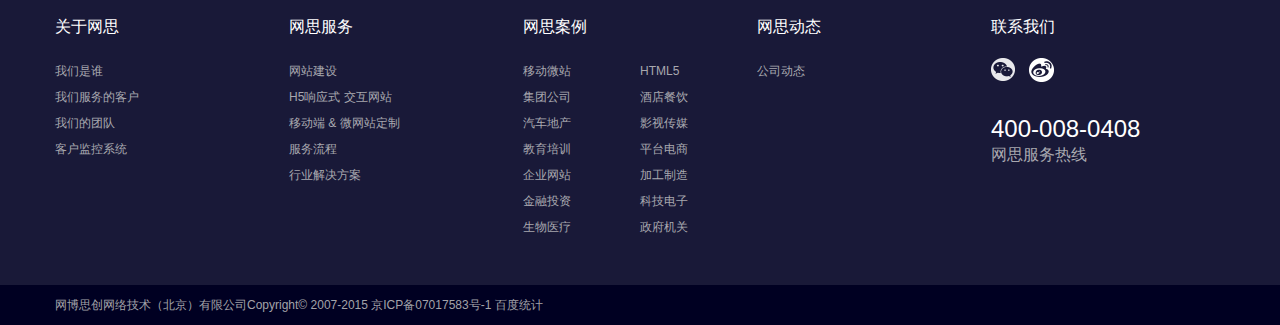
<file: webthink/index.html>
<!DOCTYPE html PUBLIC "-//W3C//DTD XHTML 1.0 Transitional//EN" "http://www.w3.org/TR/xhtml1/DTD/xhtml1-transitional.dtd">
<html xmlns="http://www.w3.org/1999/xhtml">
<head>
<meta http-equiv="Content-Type" content="text/html; charset=utf-8" />
<title>网思webthink首页</title>
<link rel="stylesheet" type="text/css" href="css/reset.css" media="all" />
<link rel="stylesheet" type="text/css" href="css/base.css" media="all" />
<link rel="stylesheet" type="text/css" href="css/index.css" media="all" />
<link rel="shortcut icon" href="favicon.ico" />
<script type="text/javascript" src="js/jquery-1.12.1.min.js"></script>
<script type="text/javascript" src="js/index.js"></script>
</head>

<body>
<!--头部结构开始-->
<div class="header">
	<div class="wrap">
    	<h1><a href="index.html">网思webthink</a></h1>
    	<div class="nav">
            <ul>
                <li class="cur"><a href="index.html">首页</a></li>
                <li><a href="javascript:;">关于网思</a></li>
                <li><a href="javascript:;">网思服务</a></li>
                <li><a href="javascript:;">网思案例</a></li>
                <li><a href="list.html">网思动态</a></li>
                <li><a href="javascript:;">联系我们</a></li>
            </ul>
    	</div>
    	<div class="tele">400-008-0408</div>
    </div>
</div>
<!--头部结构结束-->

<!--banner结构开始-->
<div class="banner">
	<div class="banner-bg"></div>
    <ul>
        <li class="s1">
            <img src="images/banner1.jpg" />
            <div class="ban-txt">
                <h5>innovationg for you</h5>
                <h2>用整合的思想做互动</h2>
                <h3>不只是建站，更提供有价值的思路和整体服务</h3>
            </div>
        </li>
        <li class="s2">
            <img src="images/banner2.jpg" />
            <div class="ban-txt">
            	<h2>9年资深网站建设经验</h2>
            	<h3>WEBSITE DESIGN</h3>
            	<h4>我们专注于品质化高端网站构建，企业品牌在网站中的整体树立，网络互动的体验，以及在手机等移动端的优质呈现。</h4>
            	<h6>www.webthink.com.cn</h6>
            </div>
        </li>
        <li class="s3">
            <img src="images/banner3.jpg" />
            <div class="ban-txt">
                <h2>高端定制 品牌设计</h2>
                <h3>Corporate website</h3>
                <h4>网思致力于为客户提供最具有竞争力的网站，将每个案例都做成经典。</h4>
           </div>
        </li>
    </ul>
    <span class="left"></span>
    <span class="right"></span>
</div>
<!--banner结构结束-->

<!--网思服务结构开始-->
<div class="service">
	<div class="title">
    	<h3>网思服务</h3>
        <h5>WEBTHINK <span>SERVICE</span></h5>
    </div>
    <ul class="clearfix">
    	<li class="li01">
        	<a href="javascript:;">
            	<span></span>
                <h3>高端网站建设</h3>
                <em></em>
                <p>根据用户的需求、市场状况、企业情况提供专业化的网站策划、交互设计、技术和营销解决方案。</p>
                <div class="pic">
                	<img src="images/service-bg1.png" />
                    <img class="pic-down" src="images/service-bg2.png" />
                </div>
            </a>
        </li>
        <li class="li02">
        	<a href="javascript:;">
            	<span></span>
                <h3>手机网站建设</h3>
                <em></em>
                <p>在移动互联时代，我们得出“简单使用，精彩体验”的移动应用开发理念，创造属于无线时代的精彩互联。</p>
                <div class="pic">
                	<img src="images/service-bg1.png" />
                    <img class="pic-down" src="images/service-bg3.png" />
                </div>
            </a>
        </li>
        <li class="li03">
        	<a href="javascript:;">
            	<span></span>
                <h3>微信应用开发</h3>
                <em></em>
                <p>为客户提供全方位的移动端营销服务，微信公众平台开发，微站设计。</p>
                <div class="pic">
                	<img src="images/service-bg1.png" />
                    <img class="pic-down" src="images/service-bg4.png" />
                </div>
            </a>
        </li>
        <li class="li04">
        	<a href="javascript:;">
            	<span></span>
                <h3>手机APP开发</h3>
                <em></em>
                <p>按客户意图来定制开发app系统，IOS 安卓任您挑选，持续为企业无线创造新价值。</p>
                <div class="pic">
                	<img src="images/service-bg1.png" />
                    <img class="pic-down" src="images/service-bg5.png" />
                </div>
            </a>
        </li>
    </ul>
</div>
<!--网思服务结构结束-->

<!--网思案例结构开始-->
<div class="case">
	<div class="case-con">
    	<div class="title">
    		<h3>网思案例</h3>
        	<h5><span>CASE</span> OF WEBTHINK</h5>
    	</div>
        <ul class="clearfix">
        	<li>
            	<a href="javascript:;">
                	<img src="images/case01.jpg" />
                    <div class="hover">
                    	<img src="images/logo_small.png" />
                        <h3>LMP品牌站官网</h3>
                    </div>
                </a>
            </li>
            <li>
            	<a href="javascript:;">
                	<img src="images/case02.jpg" />
                    <div class="hover">
                    	<img src="images/logo_small.png" />
                        <h3>连洋鞋业网站</h3>
                    </div>
                </a>
            </li>
            <li>
            	<a href="javascript:;">
                	<img src="images/case03.jpg" />
                    <div class="hover">
                    	<img src="images/logo_small.png" />
                        <h3>礼悦利达</h3>
                    </div>
                </a>
            </li>
            <li>
            	<a href="javascript:;">
                	<img src="images/case04.jpg" />
                    <div class="hover">
                    	<img src="images/logo_small.png" />
                        <h3>竣腾影业网站</h3>
                    </div>
                </a>
            </li>
            <li>
            	<a href="javascript:;">
                	<img src="images/case05.jpg" />
                    <div class="hover">
                    	<img src="images/logo_small.png" />
                        <h3>国家信息安全中心网站</h3>
                    </div>
                </a>
            </li>
            <li>
            	<a href="javascript:;">
            		<img src="images/case06.jpg" />
                    <div class="hover">
                    	<img src="images/logo_small.png" />
                        <h3>中亿行官网</h3>
                    </div>
                </a>
            </li>
            <li>
            	<a href="javascript:;">
                	<img src="images/case07.jpg" />
                    <div class="hover">
                    	<img src="images/logo_small.png" />
                        <h3>中粮集团</h3>
                    </div>
                </a>
            </li>
            <li>
            	<a href="javascript:;">
                	<img src="images/case08.jpg" />
                    <div class="hover">
                    	<img src="images/logo_small.png" />
                        <h3>十方天使基金</h3>
                    </div>
                </a>
            </li>
        </ul>
        <a class="more" href="javascript:;"></a>
    </div>
</div>
<!--网思案例结构结束-->

<!--网思动态结构开始-->
<div class="news">
	<div class="news-con">
    	<div class="title">
    		<h3>网思动态</h3>
        	<h5>WEBTHINK <span>NEWS</span></h5>
    	</div>
        <ul>
        	<li>
            	<div class="txt">
                	<span>
                    	<em>02/22</em>
                        2016
                    </span>
                    <h3><a href="javascript:;">常见的网站交互设计错误</a></h3>
                    <p>好的交互设计可以区分开有质量的网站和其他普通网站。然而，如果有明显的设计错误，它只会给予你本</p>
                    <a class="more" href="javascript:;"></a>
                </div>
                <div class="hover">
                	<img src="images/news-bg1.png" />
                    <div class="pad">
                    	<h3><a href="javascript:;">常见的网站交互设计错误</a></h3>
                    	<p>好的交互设计可以区分开有质量的网站和其他普通网站。然而，如果有明显的设计错误，它只会给予你本</p>
                    </div>
                </div>
            </li>
            <li>
            	<div class="txt">
                	<span>
                    	<em>02/15</em>
                        2016
                    </span>
                    <h3><a href="javascript:;">聊聊WEB网站和移动APP的六大交</a></h3>
                    <p>交互设计中的Web网站和移动App的设计，前者依托于PC的浏览器，后者则是依托于手机/平板电脑。不同的设</p>
                    <a class="more" href="javascript:;"></a>
                </div>
                <div class="hover">
                	<img src="images/news-bg2.png" />
                    <div class="pad">
                    	<h3><a href="javascript:;">聊聊WEB网站和移动APP的六大交</a></h3>
                    	<p>交互设计中的Web网站和移动App的设计，前者依托于PC的浏览器，后者则是依托于手机/平板电脑。不同的设</p>
                    </div>
                </div>
            </li>
            <li>
            	<div class="txt">
                	<span>
                    	<em>01/26</em>
                        2016
                    </span>
                    <h3><a href="javascript:;">设计注册/登录界面时注意的常</a></h3>
                    <p>随着时代的发展，新用户注册、登录到真正加入一个网站的过程一直在变化，从简单的信息填写发展到全</p>
                    <a class="more" href="javascript:;"></a>
                </div>
                <div class="hover">
                	<img src="images/news-bg3.png" />
                    <div class="pad">
                        <h3><a href="javascript:;">设计注册/登录界面时注意的常</a></h3>
                        <p>随着时代的发展，新用户注册、登录到真正加入一个网站的过程一直在变化，从简单的信息填写发展到全</p>
                    </div>
                </div>
            </li>
            <li>
            	<div class="txt">
                	<span>
                    	<em>01/19</em>
                        2016
                    </span>
                    <h3><a href="javascript:;">怎样在网页中做出精彩的文字</a></h3>
                    <p>说到排版，这是个大学问。网站上每一个元素都能影响浏览，排版设计的好坏绝对能考验一个设计师的基</p>
                    <a class="more" href="javascript:;"></a>
                </div>
                <div class="hover">
                	<img src="images/news-bg4.png" />
                    <div class="pad">
                        <h3><a href="javascript:;">怎样在网页中做出精彩的文字</a></h3>
                        <p>说到排版，这是个大学问。网站上每一个元素都能影响浏览，排版设计的好坏绝对能考验一个设计师的基</p>
                    </div>
                </div>
            </li>
        </ul>
        <a class="more2" href="javascript:;">LOAD MORE</a>
    </div>
</div>
<!--网思动态结构结束-->

<!--联系我们结构开始-->
<div class="contact clearfix">
	<div class="title">
    	<h3>联系我们</h3>
        <h5><span>CONTACT</span>WEBTHINK</h5>
    </div>
    <div class="contact-l">
    	<ul>
        	<li class="li01">北京市朝阳区建国路88号SOHO现代城6javascript:;3208</li>
            <li class="li02">
            	<a href="javascript:;">010-51265006（咨询）</a>/ <a href="javascript:;">52459737（售后）</a><br />
                <a href="javascript:;">400-008-0408（咨询）</a><br />
                <a href="javascript:;">13581789985（咨询）</a>
            </li>
            <li class="li03">sales@webthink.com.cn</li>
        </ul>
    </div>
    <div class="contact-r">
    	<form>
        	<div class="clearfix">
            	<input class="inp-l" type="text" value="您的姓名" />
            	<input class="inp-r" type="text" value="您的联系方式" />
            </div>
            <textarea></textarea>
            <input class="sub" type="submit" value="提交您的需求" />
        </form>
    </div>
</div>
<!--联系我们结构结束-->

<!--地图结构开始-->
<!-- <div class="map">
    <div class="map-s">
        <a class="btn-up" href="javascript:;">
            <em></em>
            点击展开地图
        </a>
    </div>
    <div class="map-pop">
        <a class="btn-down" href="javascript:;"></a>
        <div class="map-bg1"></div>
        <div class="map-bg2"></div>
    </div>
</div> -->
<!--地图结构结束-->


<!--底部结构开始-->
<div class="footer">
	<div class="footnav clearfix">
        <dl>
            <dt>关于网思</dt>
            <dd><a href="javascript:;">我们是谁</a></dd>
            <dd><a href="javascript:;">我们服务的客户</a></dd>
            <dd><a href="javascript:;">我们的团队</a></dd>
            <dd><a href="javascript:;">客户监控系统</a></dd>
        </dl>
        <dl>
            <dt>网思服务</dt>
            <dd><a href="javascript:;">网站建设</a></dd>
            <dd><a href="javascript:;">H5响应式 交互网站</a></dd>
            <dd><a href="javascript:;">移动端 & 微网站定制</a></dd>
            <dd><a href="javascript:;">服务流程</a></dd>
            <dd><a href="javascript:;">行业解决方案 </a></dd>
        </dl>
        <dl class="spe">
            <dt>网思案例</dt>
            <dd><a href="javascript:;">移动微站</a></dd>
            <dd><a href="javascript:;">HTML5</a></dd>
            <dd><a href="javascript:;">集团公司</a></dd>
            <dd><a href="javascript:;">酒店餐饮</a></dd>
            <dd><a href="javascript:;">汽车地产 </a></dd>
            <dd><a href="javascript:;">影视传媒</a></dd>
            <dd><a href="javascript:;">教育培训</a></dd>
            <dd><a href="javascript:;">平台电商</a></dd>
            <dd><a href="javascript:;">企业网站</a></dd>
            <dd><a href="javascript:;">加工制造 </a></dd>
            <dd><a href="javascript:;">金融投资</a></dd>
            <dd><a href="javascript:;">科技电子</a></dd>
            <dd><a href="javascript:;">生物医疗</a></dd>
            <dd><a href="javascript:;">政府机关</a></dd>
        </dl>
        <dl>
            <dt>网思动态</dt>
            <dd><a href="javascript:;">公司动态 </a></dd>
        </dl>
        <dl>
            <dt>联系我们</dt>
            <dd class="toku">
            	<p>
                	<a class="weixin" href="javascript:;"></a>
                    <a class="sina" href="javascript:;"></a>
                    <span></span>
                </p>
            	<p class="tel">400-008-0408</p>
            	<h5>网思服务热线</h5>
            </dd>
        </dl>
    </div>
    <div class="copy">
    	<p>网博思创网络技术（北京）有限公司Copyright&copy; 2007-2015 京ICP备07017583号-1 百度统计</p>
    </div>
</div>

<!--底部结构结束-->
</body>
</html>
</file>
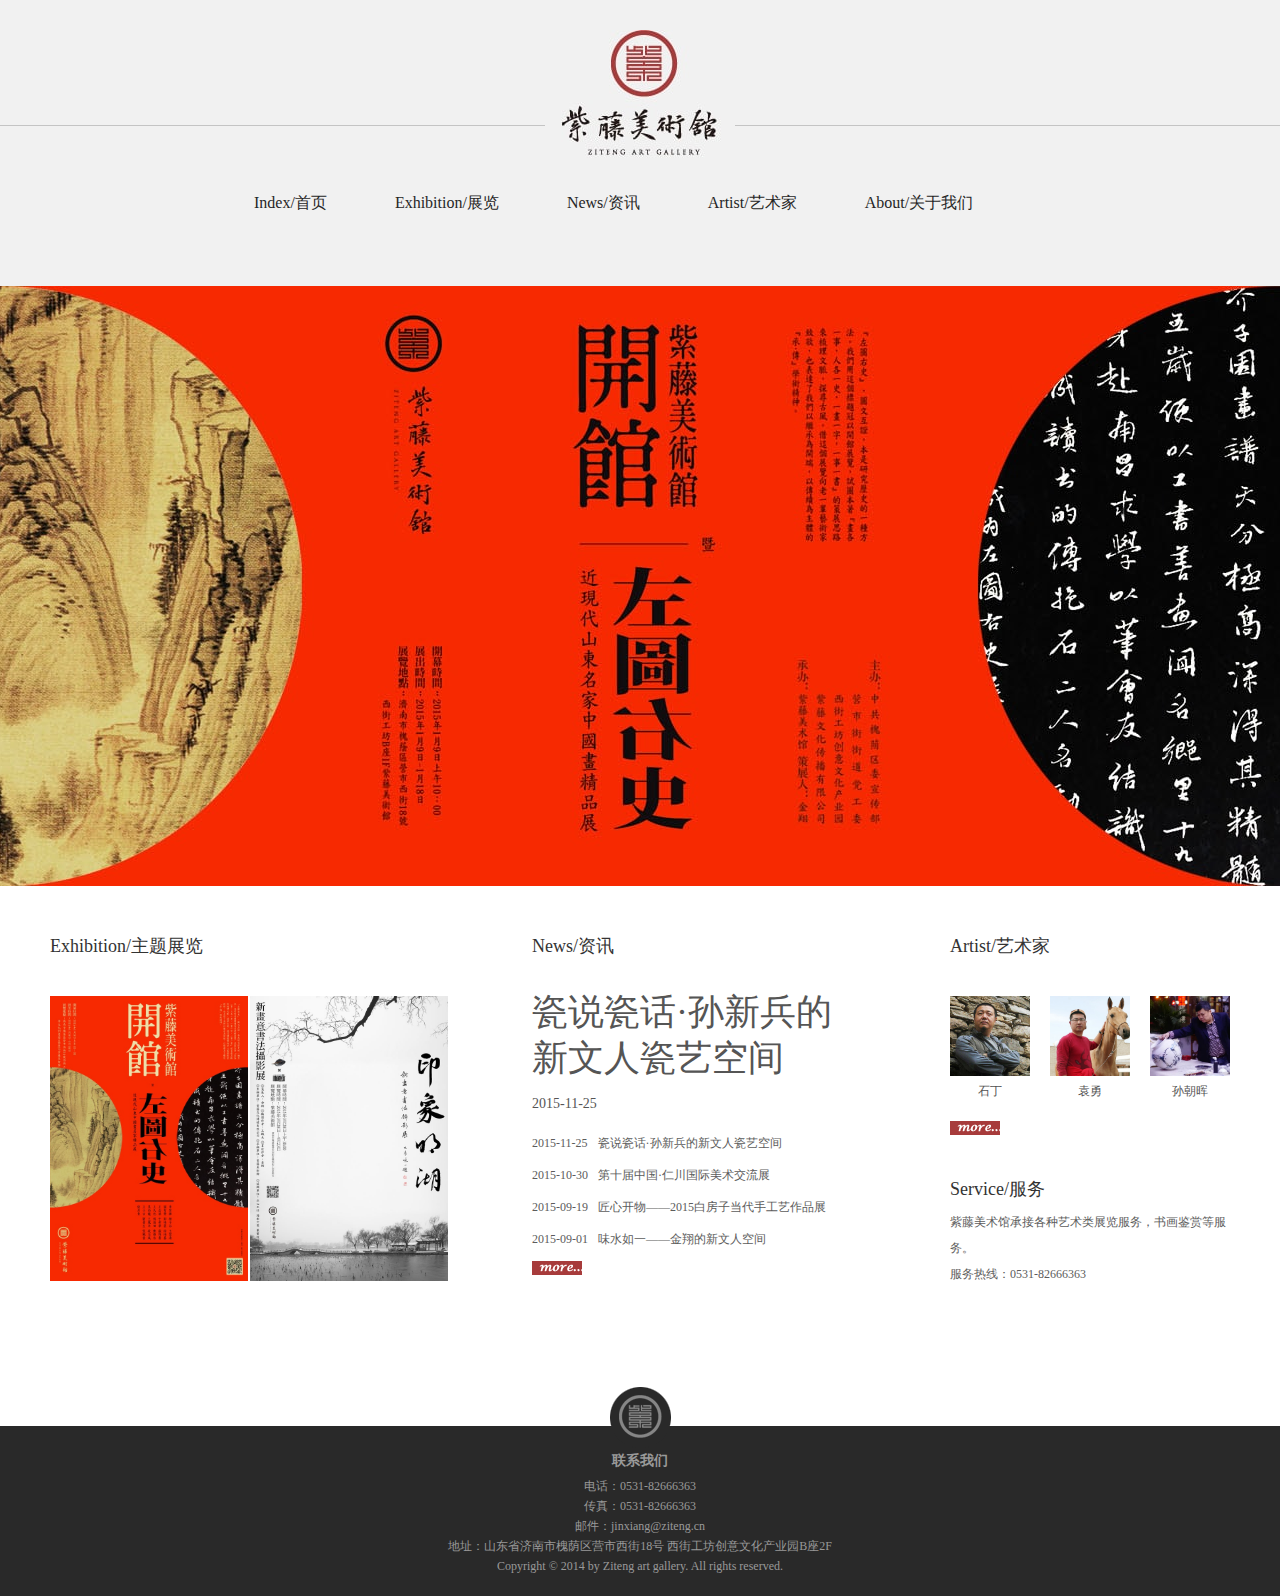
<file: ziteng gallery/index.html>
<!DOCTYPE html>
<html lang="en">
    <head>
        <meta charset="utf-8">
        <link rel="stylesheet" type="text/css" href="css/base.css">
        <link rel="stylesheet" type="text/css" href="css/index.css">
    </head>
    <body>
    	<div class="header">
    		<h1><a href="index.html">紫藤美术馆</a></h1>
    	</div>

		<div class="nav">
			<ul class="clearfix">
				<li><a href="javascript:;">Index/首页</a></li>
				<li>
					<a href="javascript:;">Exhibition/展览</a>
					<div class="subnav">
						<a href="javascript:;">主题展</a>
					</div>
				</li>
				<li>
					<a href="javascript:;">News/资讯</a>
					<div class="subnav">
						<a href="javascript:;">紫藤馆讯</a>
						<a href="javascript:;">齐鲁风采</a>
					</div>
				</li>
				<li>
					<a href="javascript:;">Artist/艺术家</a>
					<div class="subnav">
						<a href="javascript:;">水墨</a>
						<a href="javascript:;">摄影</a>
					</div>
				</li>
				<li><a href="javascript:;">About/关于我们</a></li>
			</ul>
		</div>

		<div class="banner">
			<img src="images/bigpic.jpg" >
		</div>

		<div class="wrap">
			<div class="content clearfix">
				<div class="part1 clearfix">
					<h2>Exhibition/主题展览</h2>
					<a href="javascript:;">
						<div class="le">
							<img src="images/exhibition1.jpg" >
							<div class="txt">
								<h3>左图右史</h3>
								<p>展览时间：2015-01-10 - 2015-01-18</p>
								<p>展览艺术家：于希宁 | 王小古 | 王天池 | 王凤年 | 王企华 | 王雪涛 ... </p>
							</div>
						</div>
					</a>
					<a href="javascript:;">
						<div class="rig">
							<img src="images/exhibition2.jpg" >
							<div class="txt">
								<h3>印象明湖</h3>
								<p>展览时间：2015年3月28日上午10:00</p>
								<p>展览艺术家：王铁夫 | 金翔 </p>
							</div>
						</div>
					</a>
				</div>
				<div class="part2">
					<h2>News/资讯</h2>
					<h3>瓷说瓷话·孙新兵的新文人瓷艺空间<span>2015-11-25</span></h3>
					<ul>
						<li><a href="javascript:;">
							<span>2015-11-25</span>瓷说瓷话·孙新兵的新文人瓷艺空间
						</a></li>
						<li><a href="javascript:;">
							<span>2015-10-30</span>第十届中国·仁川国际美术交流展
						</a></li>
						<li><a href="javascript:;">
							<span>2015-09-19</span>匠心开物——2015白房子当代手工艺作品展
						</a></li>
						<li><a href="javascript:;">
							<span>2015-09-01</span>味水如一——金翔的新文人空间
						</a></li>
						<li><a class="more" href="javascript:;"></a></li>
					</ul>
				</div>
				<div class="part3">
					<h2>Artist/艺术家</h2>
					<ul class="clearfix">
						<li><a href="javascript:;">
								<img src="images/artist1.jpg" >
								<span>石丁</span>
							</a>
						</li>
						<li><a href="javascript:;">
								<img src="images/artist2.jpg" >
								<span>袁勇</span>
							</a>
						</li>
						<li><a href="javascript:;">
								<img src="images/artist3.jpg" >
								<span>孙朝晖</span>
							</a>
						</li>
					</ul>
					<br>
					<a class="more" href="javascript:;"></a>
					<h2 class="lh40">Service/服务</h2>
					<p>紫藤美术馆承接各种艺术类展览服务，书画鉴赏等服务。</p>
					<p>服务热线：0531-82666363</p>
				</div>
			</div>
		</div>

		<div class="footer">
			<h3>联系我们</h3>
			<p>电话：0531-82666363</p>
			<p>传真：0531-82666363</p>
			<p>邮件：jinxiang@ziteng.cn</p>
			<p>地址：山东省济南市槐荫区营市西街18号
西街工坊创意文化产业园B座2F</p>
			<p>Copyright © 2014 by Ziteng art gallery. All rights reserved.</p>
			<span></span>
		</div>
    </body>
</html>
</file>
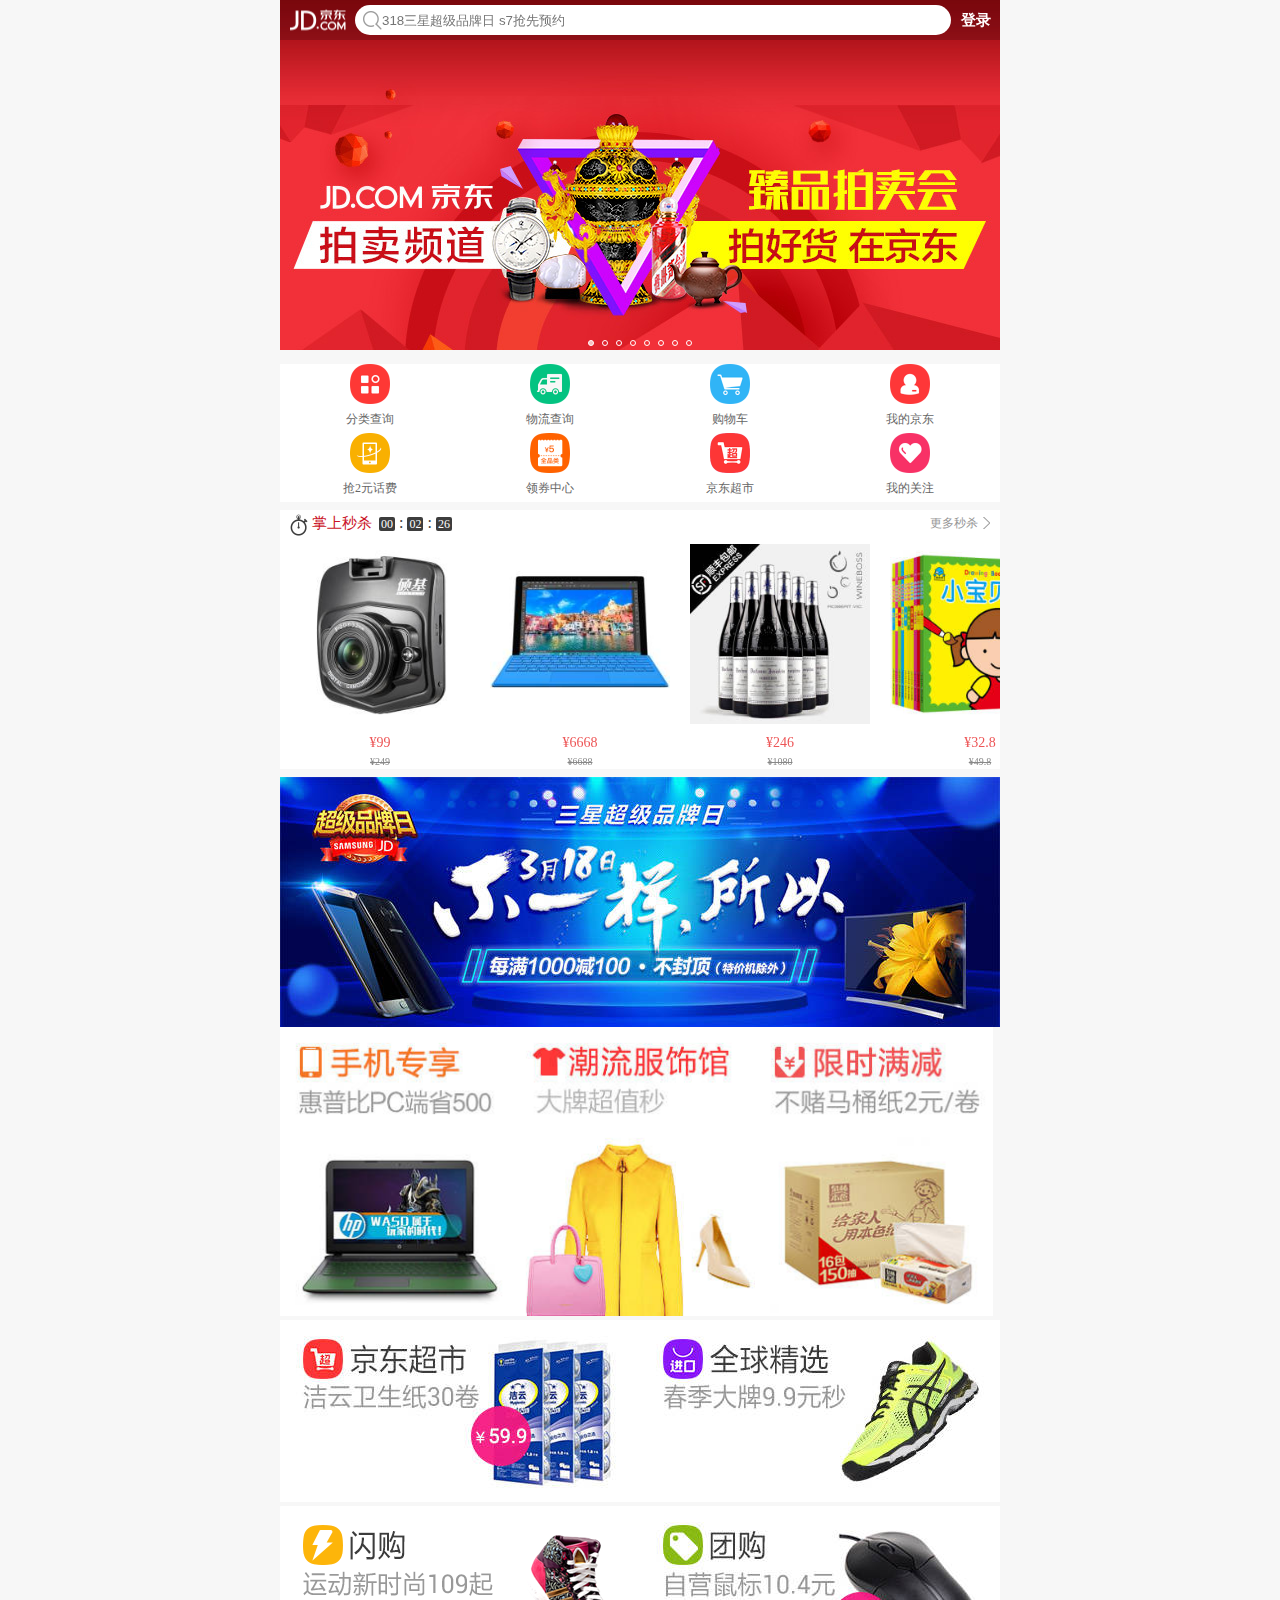
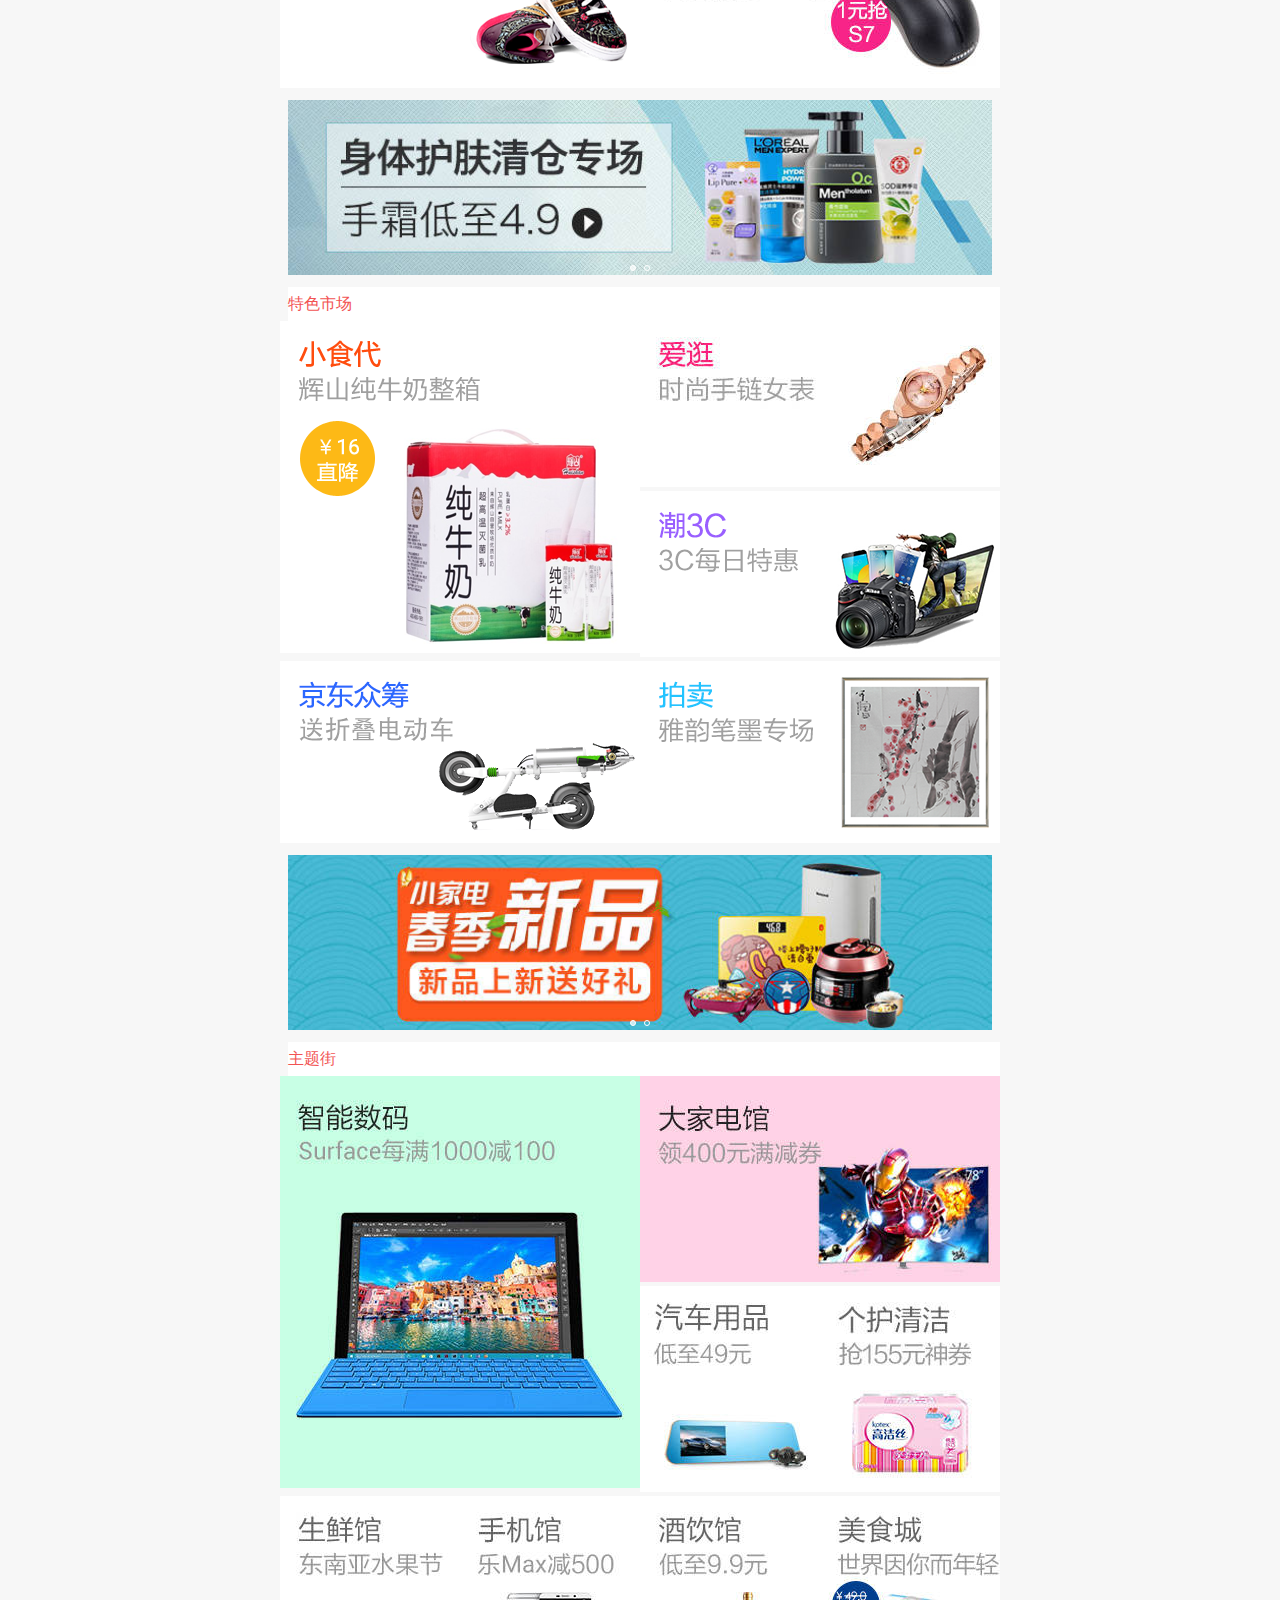
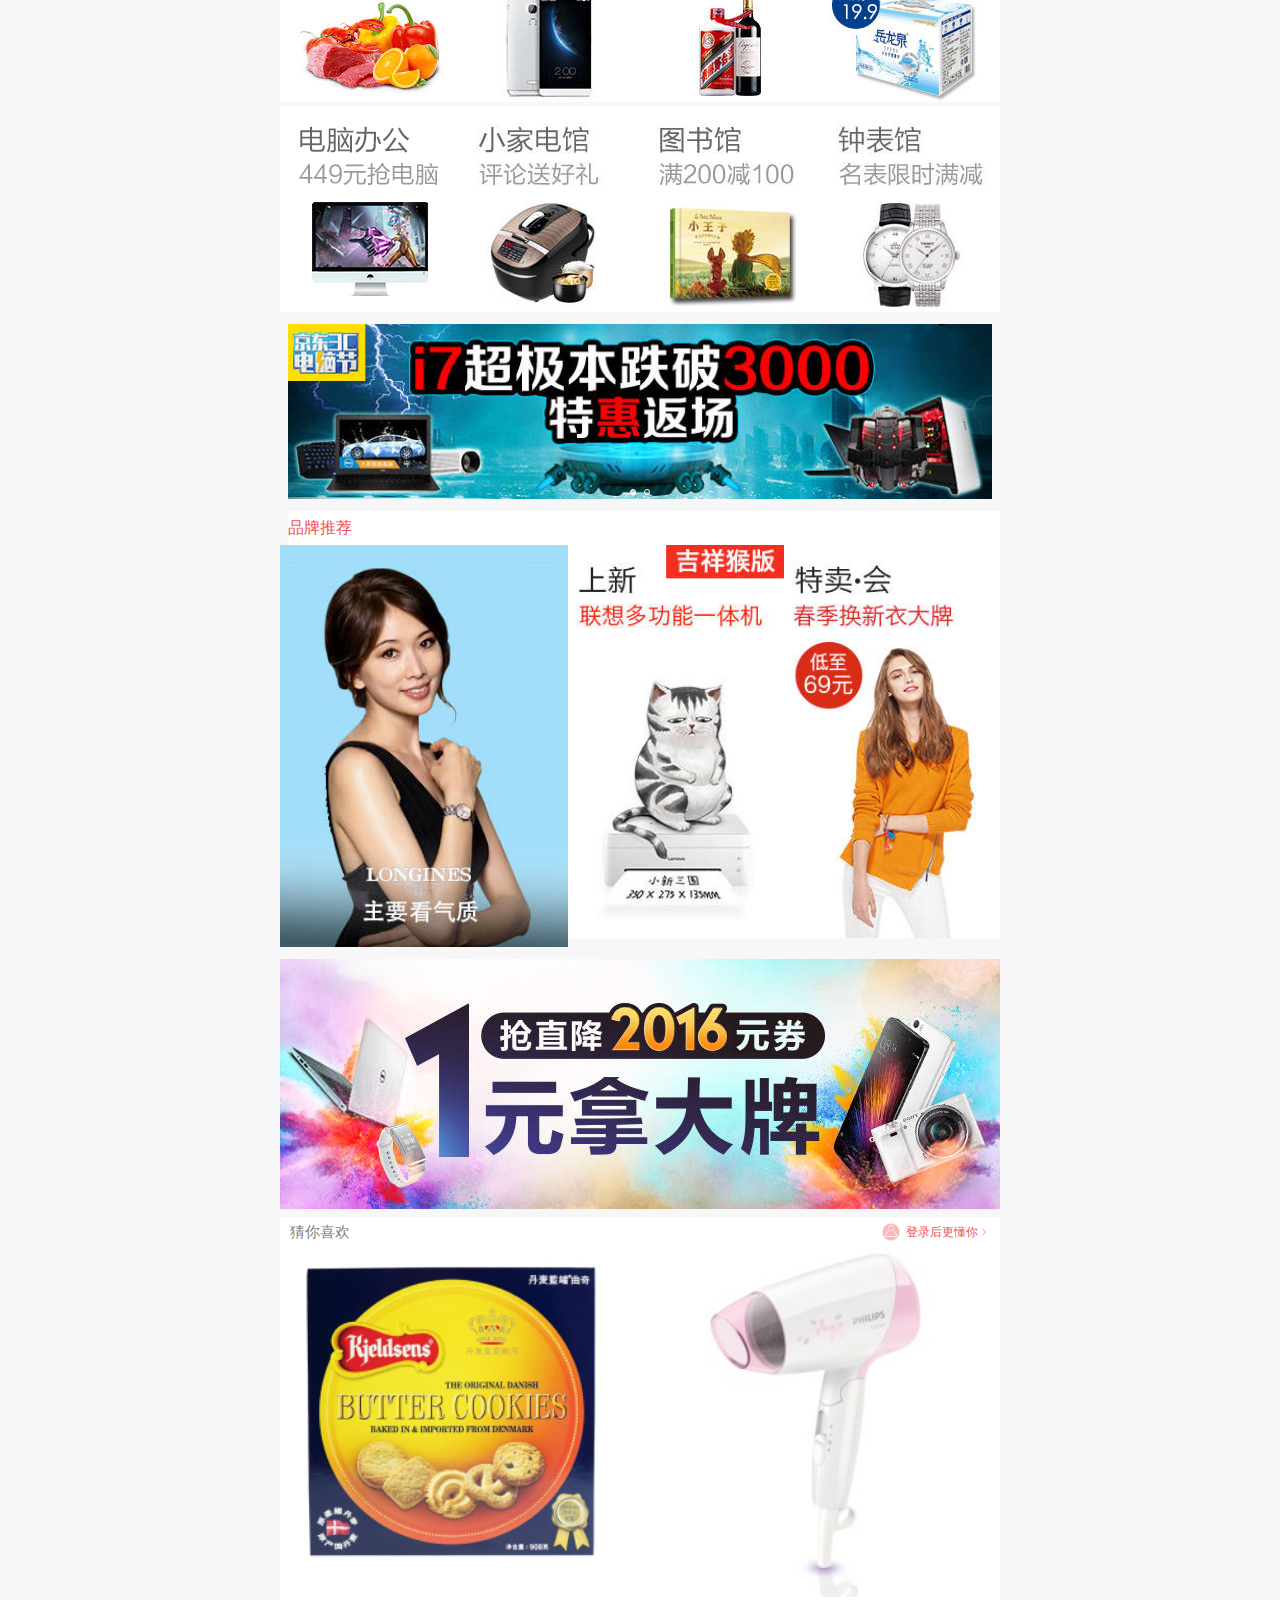
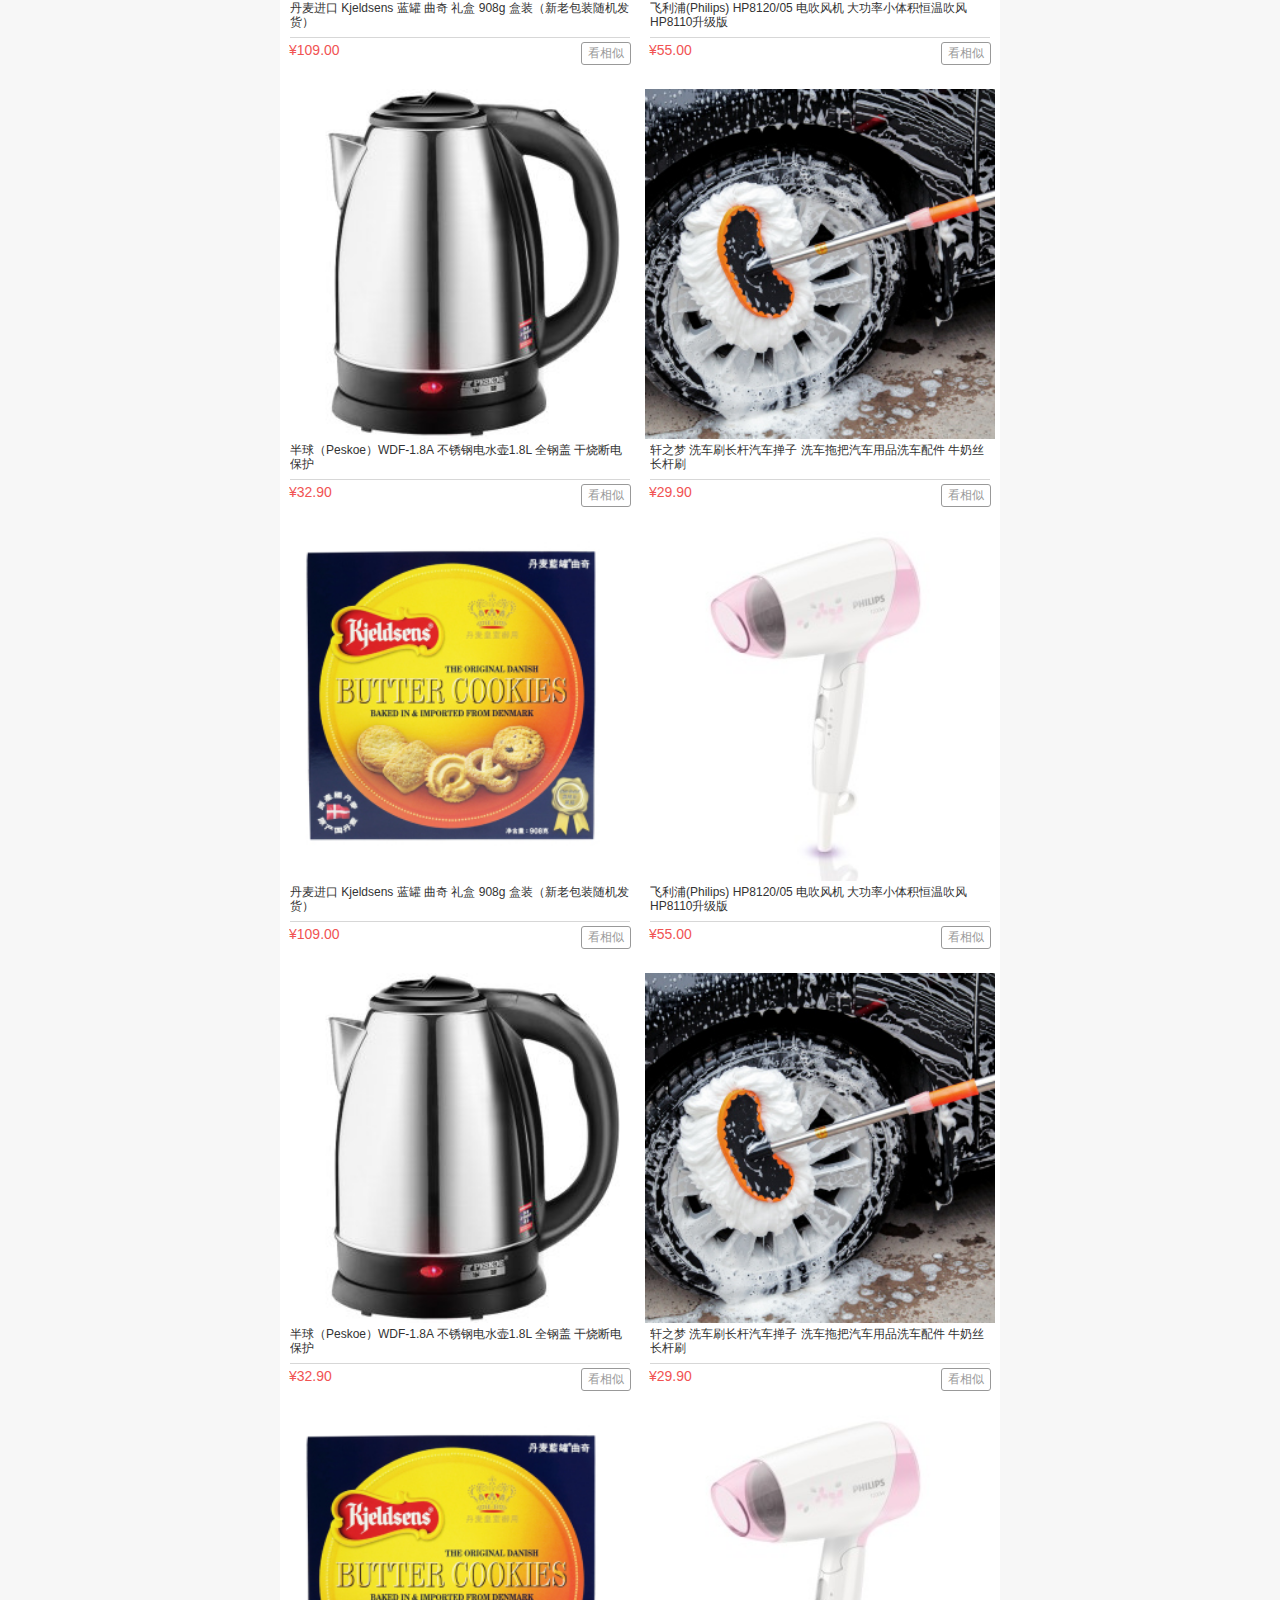
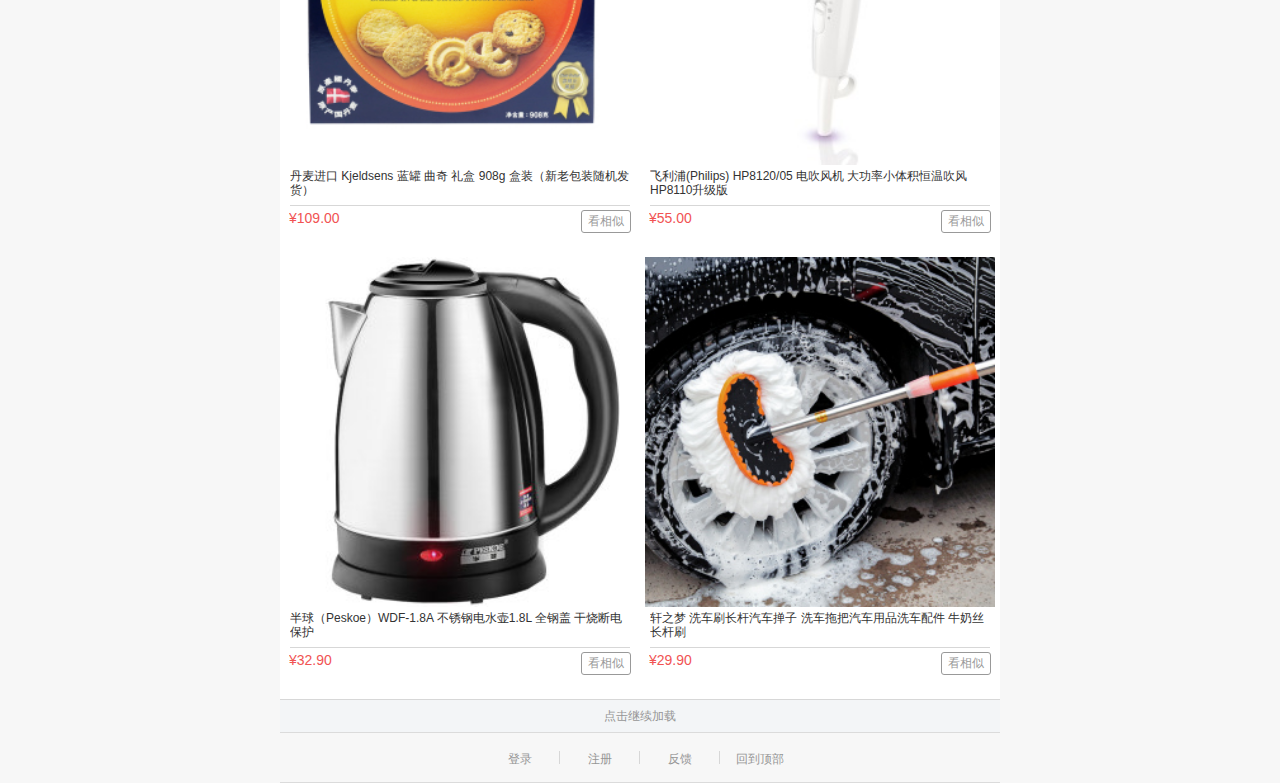
<file: jd/html/index.html>
<!DOCTYPE html>
<html lang="en">
    <head>
        <meta charset="utf-8">
        <meta name="viewport" content="width=device-width, user-scalable=no, initial-scale=1.0, maximum-scale=1.0, minimum-scale=1.0">
        <link rel="stylesheet" type="text/css" href="../css/base.css">
        <link rel="stylesheet" type="text/css" href="../css/swiper.min.css">
        <link rel="stylesheet" type="text/css" href="../css/index.css">
        <script type="text/javascript" src="../js/TouchSlide.1.1.js"></script>
        <script type="text/javascript" src="../js/swiper.min.js"></script>
        <script type="text/javascript" src="../js/index.js"></script>
    </head>


    <body>

    	<header>
    		<div class="left"><a href="javascript:;"></a></div>
    		<div class="right"><a href="javascript:;">登录</a></div>
    		<div class="center"><input type="search" placeholder="318三星超级品牌日 s7抢先预约"></div>
    	</header>

    	<!-- banner开始 -->
        <div id="focus" class="focus">
            <div class="hd">
                <ul></ul>
            </div>
            <div class="bd">
                <ul>
                    <li><a href="javascript:;"><img src="../images/img/banner01.jpg" /></a></li>
                    <li><a href="javascript:;"><img src="../images/img/banner02.jpg" /></a></li>
                    <li><a href="javascript:;"><img src="../images/img/banner03.jpg" /></a></li>
                    <li><a href="javascript:;"><img src="../images/img/banner04.jpg" /></a></li>
                    <li><a href="javascript:;"><img src="../images/img/banner05.jpg" /></a></li>
                    <li><a href="javascript:;"><img src="../images/img/banner06.jpg" /></a></li>
                    <li><a href="javascript:;"><img src="../images/img/banner07.jpg" /></a></li>
                    <li><a href="javascript:;"><img src="../images/img/banner08.jpg" /></a></li>
                </ul>
            </div>
        </div>
        <script type="text/javascript">
            TouchSlide({ 
                slideCell:"#focus",
                titCell:".hd ul", //开启自动分页 autoPage:true ，此时设置 titCell 为导航元素包裹层
                mainCell:".bd ul", 
                effect:"leftLoop", 
                autoPlay:true,//自动播放
                autoPage:true //自动分页
            });
        </script>
        <!-- banner结束 -->

        <nav>
        	<ul>
        		<li><a href="javascript:;">分类查询</a></li>
        		<li><a href="javascript:;">物流查询</a></li>
        		<li><a href="javascript:;">购物车</a></li>
        		<li><a href="javascript:;">我的京东</a></li>
        		<li><a href="javascript:;">抢2元话费</a></li>
        		<li><a href="javascript:;">领券中心</a></li>
        		<li><a href="javascript:;">京东超市</a></li>
        		<li><a href="javascript:;">我的关注</a></li>
        	</ul>
        </nav>
		
		<!-- floor1开始 -->
        <div class="floor1">
        	<div class="seckill-tit">
        		<div class="left">
        			<h2>掌上秒杀</h2>
        			<span>00</span>
        			:
        			<span>02</span>
        			:
        			<span>26</span>
        		</div>
        		<div class="right"><a href="javascript:;">更多秒杀</a></div>
        	</div>
        	<div class="seckill-con">
                <!-- Swiper -->
                <div class="swiper-container">
                    <ul class="swiper-wrapper">
                        <li class="swiper-slide">
                            <img src="../images/img/seckill01.jpg" >
                            <span>¥99</span>
                            <em>¥249</em>
                        </li>
                        <li class="swiper-slide">
                            <img src="../images/img/seckill02.jpg" >
                            <span>¥6668</span>
                            <em>¥6688</em>
                        </li>
                        <li class="swiper-slide">
                            <img src="../images/img/seckill03.jpg" >
                            <span>¥246</span>
                            <em>¥1080</em>
                        </li>
                        <li class="swiper-slide">
                            <img src="../images/img/seckill04.jpg" >
                            <span>¥32.8</span>
                            <em>¥49.8</em>
                        </li>
                        <li class="swiper-slide">
                            <img src="../images/img/seckill01.jpg" >
                            <span>¥99</span>
                            <em>¥249</em>
                        </li>
                        <li class="swiper-slide">
                            <img src="../images/img/seckill02.jpg" >
                            <span>¥6668</span>
                            <em>¥6688</em>
                        </li>
                        <li class="swiper-slide">
                            <img src="../images/img/seckill03.jpg" >
                            <span>¥246</span>
                            <em>¥1080</em>
                        </li>
                        <li class="swiper-slide">
                            <img src="../images/img/seckill04.jpg" >
                            <span>¥32.8</span>
                            <em>¥49.8</em>
                        </li>
                        <li class="swiper-slide">
                            <img src="../images/img/seckill01.jpg" >
                            <span>¥99</span>
                            <em>¥249</em>
                        </li>
                        <li class="swiper-slide">
                            <img src="../images/img/seckill02.jpg" >
                            <span>¥6668</span>
                            <em>¥6688</em>
                        </li>
                        <li class="swiper-slide">
                            <img src="../images/img/seckill03.jpg" >
                            <span>¥246</span>
                            <em>¥1080</em>
                        </li>
                        <li class="swiper-slide">
                            <img src="../images/img/seckill04.jpg" >
                            <span>¥32.8</span>
                            <em>¥49.8</em>
                        </li>
                    </ul>
                    <!-- Add Pagination -->
                    <!-- <div class="swiper-pagination"></div> -->
                </div>
            
                <!-- Initialize Swiper -->
                <script>
                var swiper = new Swiper('.swiper-container', {
                    // pagination: '.swiper-pagination',
                    slidesPerView: 3.7,
                    paginationClickable: true,
                    spaceBetween: 20,
                    freeMode: true
                });
                </script>
        		
        	</div>
        </div>
        <!-- floor1结束 -->
		
		<!-- floor2开始 -->
        <div class="floor2">
        	<img src="../images/img/floor2img.jpg">
        </div>
        <!-- floor2结束 -->
		
		<!-- floor3开始 -->
        <div class="floor3">
        	<div class="top">
        		<ul>
        			<li><a href="javascript:;"><img src="../images/img/fl3-01.jpg"></a></li>
        			<li><a href="javascript:;"><img src="../images/img/fl3-02.jpg"></a></li>
        			<li><a href="javascript:;"><img src="../images/img/fl3-03.jpg"></a></li>
        		</ul>
        	</div>
        	<div class="bottom">
        		<ul>
        			<li><a href="javascript:;"><img src="../images/img/fl3-04.jpg"></a></li>
        			<li><a href="javascript:;"><img src="../images/img/fl3-05.jpg"></a></li>
        			<li><a href="javascript:;"><img src="../images/img/fl3-06.jpg"></a></li>
        			<li><a href="javascript:;"><img src="../images/img/fl3-07.jpg"></a></li>
        		</ul>
        	</div>
        </div>
        <!-- floor3结束 -->

        <!-- floor4开始 -->
        <div id="fl3Banner" class="focus">
            <div class="hd">
                <ul></ul>
            </div>
            <div class="bd">
                <ul>
                    <li><a href="javascript:;"><img src="../images/img/fl4-01.jpg" /></a></li>
                    <li><a href="javascript:;"><img src="../images/img/fl4-02.jpg" /></a></li>
                </ul>
            </div>
        </div>
        <script type="text/javascript">
            TouchSlide({ 
                slideCell:"#fl3Banner",
                titCell:".hd ul", //开启自动分页 autoPage:true ，此时设置 titCell 为导航元素包裹层
                mainCell:".bd ul", 
                effect:"leftLoop", 
                autoPlay:true,//自动播放
                autoPage:true //自动分页
            });
        </script>
        <!-- floor4结束 -->

		<!-- floor5开始 -->
         <div class="floor5">
         	<div class="martet-tit">
         		<h2>特色市场</h2>
         	</div>
         	<div class="market-con">
         		<div class="top">
         			<div class="left"><a href="javascript:;"><img src="../images/img/fl5-01.jpg" ></a></div>
         			<div class="right">
         				<ul>
         					<li><a href="javascript:;"><img src="../images/img/fl5-02.jpg" ></a></li>
         					<li><a href="javascript:;"><img src="../images/img/fl5-03.jpg" ></a></li>
         				</ul>
         			</div>
         		</div>
         		<div class="bottom">
         			<ul>
     					<li><a href="javascript:;"><img src="../images/img/fl5-04.jpg" ></a></li>
     					<li><a href="javascript:;"><img src="../images/img/fl5-05.jpg" ></a></li>
     				</ul>
         		</div>
         	</div>
         </div>
         <!-- floor5结束 -->

         <!-- floor6开始 -->
        <div id="fl6Banner" class="focus">
            <div class="hd">
                <ul></ul>
            </div>
            <div class="bd">
                <ul>
                    <li><a href="javascript:;"><img src="../images/img/fl6-01.jpg" /></a></li>
                    <li><a href="javascript:;"><img src="../images/img/fl6-02.jpg" /></a></li>
                </ul>
            </div>
        </div>
        <script type="text/javascript">
            TouchSlide({ 
                slideCell:"#fl6Banner",
                titCell:".hd ul", //开启自动分页 autoPage:true ，此时设置 titCell 为导航元素包裹层
                mainCell:".bd ul", 
                effect:"leftLoop", 
                autoPlay:true,//自动播放
                autoPage:true //自动分页
            });
        </script>
        <!-- floor6结束 -->
		
		<!-- floor7开始 -->
         <div class="floor5 floor7">
         	<div class="martet-tit">
         		<h2>主题街</h2>
         	</div>
         	<div class="market-con">
         		<div class="top">
         			<div class="left"><a href="javascript:;"><img src="../images/img/fl7-01.jpg" ></a></div>
         			<div class="right">
         				<ul>
         					<li><a href="javascript:;"><img src="../images/img/fl7-02.jpg" ></a></li>
         					<li><a href="javascript:;"><img src="../images/img/fl7-03.jpg" ></a></li>
         					<li><a href="javascript:;"><img src="../images/img/fl7-04.jpg" ></a></li>
         				</ul>
         			</div>
         		</div>
         		<div class="bottom">
         			<ul>
     					<li><a href="javascript:;"><img src="../images/img/fl7-05.jpg" ></a></li>
     					<li><a href="javascript:;"><img src="../images/img/fl7-06.jpg" ></a></li>
     					<li><a href="javascript:;"><img src="../images/img/fl7-07.jpg" ></a></li>
     					<li><a href="javascript:;"><img src="../images/img/fl7-08.jpg" ></a></li>
     					<li><a href="javascript:;"><img src="../images/img/fl7-09.jpg" ></a></li>
     					<li><a href="javascript:;"><img src="../images/img/fl7-10.jpg" ></a></li>
     					<li><a href="javascript:;"><img src="../images/img/fl7-11.jpg" ></a></li>
     					<li><a href="javascript:;"><img src="../images/img/fl7-12.jpg" ></a></li>
     				</ul>
         		</div>
         	</div>
         </div>
        <!-- floor7结束 -->

        <!-- floor8开始 -->
        <div id="fl8Banner" class="focus">
            <div class="hd">
                <ul></ul>
            </div>
            <div class="bd">
                <ul>
                    <li><a href="javascript:;"><img src="../images/img/fl8-01.jpg" /></a></li>
                    <li><a href="javascript:;"><img src="../images/img/fl8-02.jpg" /></a></li>
                </ul>
            </div>
        </div>
        <script type="text/javascript">
            TouchSlide({ 
                slideCell:"#fl8Banner",
                titCell:".hd ul", //开启自动分页 autoPage:true ，此时设置 titCell 为导航元素包裹层
                mainCell:".bd ul", 
                effect:"leftLoop", 
                autoPlay:true,//自动播放
                autoPage:true //自动分页
            });
        </script>
        <!-- floor8结束 -->

		<!-- floor9开始 -->
        <div class="floor5 floor9">
         	<div class="martet-tit">
         		<h2>品牌推荐</h2>
         	</div>
         	<div class="market-con">
         		<div class="top">
         			<div class="left"><a href="javascript:;"><img src="../images/img/fl9-01.jpg" ></a></div>
         			<div class="right">
         				<ul>
         					<li><a href="javascript:;"><img src="../images/img/fl9-02.jpg" ></a></li>
         					<li><a href="javascript:;"><img src="../images/img/fl9-03.jpg" ></a></li>
         				</ul>
         			</div>
         		</div>
         	</div>
        </div>
        <!-- floor9结束 -->

		<!-- floor10开始 -->
		<div class="floor2 floor10">
        	<img src="../images/img/fl10.jpg">
        </div>
        <!-- floor10结束 -->

		<!-- floor11开始 -->
        <div class="floor11">
        	<div class="guess-tit">
        		<h2>猜你喜欢</h2>
        		<a href="javascript:;">登录后更懂你</a>
        	</div>
        	<div class="guess-con">
        		<ul>
        			<li>
        				<a href="javascript:;">
        					<img src="../images/img/fl11-01.jpg" >
        					<div class="pro-tit">
        						<span>
        						丹麦进口 Kjeldsens 蓝罐 曲奇 礼盒 908g 盒装（新老包装随机发货）
        						</span>
        					</div>
        					<div class="price">
        						<em>¥109.00</em>
        						<span>看相似</span>
        					</div>
        				</a>
        			</li>
        			<li>
        				<a href="javascript:;">
        					<img src="../images/img/fl11-02.jpg" >
        					<div class="pro-tit">
        						<span>
        						飞利浦(Philips) HP8120/05 电吹风机 大功率小体积恒温吹风 HP8110升级版
        						</span>
        					</div>
        					<div class="price">
        						<em>¥55.00</em>
        						<span>看相似</span>
        					</div>
        				</a>
        			</li>
        			<li>
        				<a href="javascript:;">
        					<img src="../images/img/fl11-03.jpg" >
        					<div class="pro-tit">
        						<span>
        						半球（Peskoe）WDF-1.8A 不锈钢电水壶1.8L 全钢盖 干烧断电保护
        						</span>
        					</div>
        					<div class="price">
        						<em>¥32.90</em>
        						<span>看相似</span>
        					</div>
        				</a>
        			</li>
        			<li>
        				<a href="javascript:;">
        					<img src="../images/img/fl11-04.jpg" >
        					<div class="pro-tit">
        						<span>
        						轩之梦 洗车刷长杆汽车掸子 洗车拖把汽车用品洗车配件 牛奶丝长杆刷
        						</span>
        					</div>
        					<div class="price">
        						<em>¥29.90</em>
        						<span>看相似</span>
        					</div>
        				</a>
        			</li>
        			<li>
        				<a href="javascript:;">
        					<img src="../images/img/fl11-01.jpg" >
        					<div class="pro-tit">
        						<span>
        						丹麦进口 Kjeldsens 蓝罐 曲奇 礼盒 908g 盒装（新老包装随机发货）
        						</span>
        					</div>
        					<div class="price">
        						<em>¥109.00</em>
        						<span>看相似</span>
        					</div>
        				</a>
        			</li>
        			<li>
        				<a href="javascript:;">
        					<img src="../images/img/fl11-02.jpg" >
        					<div class="pro-tit">
        						<span>
        						飞利浦(Philips) HP8120/05 电吹风机 大功率小体积恒温吹风 HP8110升级版
        						</span>
        					</div>
        					<div class="price">
        						<em>¥55.00</em>
        						<span>看相似</span>
        					</div>
        				</a>
        			</li>
        			<li>
        				<a href="javascript:;">
        					<img src="../images/img/fl11-03.jpg" >
        					<div class="pro-tit">
        						<span>
        						半球（Peskoe）WDF-1.8A 不锈钢电水壶1.8L 全钢盖 干烧断电保护
        						</span>
        					</div>
        					<div class="price">
        						<em>¥32.90</em>
        						<span>看相似</span>
        					</div>
        				</a>
        			</li>
        			<li>
        				<a href="javascript:;">
        					<img src="../images/img/fl11-04.jpg" >
        					<div class="pro-tit">
        						<span>
        						轩之梦 洗车刷长杆汽车掸子 洗车拖把汽车用品洗车配件 牛奶丝长杆刷
        						</span>
        					</div>
        					<div class="price">
        						<em>¥29.90</em>
        						<span>看相似</span>
        					</div>
        				</a>
        			</li>
        			<li>
        				<a href="javascript:;">
        					<img src="../images/img/fl11-01.jpg" >
        					<div class="pro-tit">
        						<span>
        						丹麦进口 Kjeldsens 蓝罐 曲奇 礼盒 908g 盒装（新老包装随机发货）
        						</span>
        					</div>
        					<div class="price">
        						<em>¥109.00</em>
        						<span>看相似</span>
        					</div>
        				</a>
        			</li>
        			<li>
        				<a href="javascript:;">
        					<img src="../images/img/fl11-02.jpg" >
        					<div class="pro-tit">
        						<span>
        						飞利浦(Philips) HP8120/05 电吹风机 大功率小体积恒温吹风 HP8110升级版
        						</span>
        					</div>
        					<div class="price">
        						<em>¥55.00</em>
        						<span>看相似</span>
        					</div>
        				</a>
        			</li>
        			<li>
        				<a href="javascript:;">
        					<img src="../images/img/fl11-03.jpg" >
        					<div class="pro-tit">
        						<span>
        						半球（Peskoe）WDF-1.8A 不锈钢电水壶1.8L 全钢盖 干烧断电保护
        						</span>
        					</div>
        					<div class="price">
        						<em>¥32.90</em>
        						<span>看相似</span>
        					</div>
        				</a>
        			</li>
        			<li>
        				<a href="javascript:;">
        					<img src="../images/img/fl11-04.jpg" >
        					<div class="pro-tit">
        						<span>
        						轩之梦 洗车刷长杆汽车掸子 洗车拖把汽车用品洗车配件 牛奶丝长杆刷
        						</span>
        					</div>
        					<div class="price">
        						<em>¥29.90</em>
        						<span>看相似</span>
        					</div>
        				</a>
        			</li>
        		</ul>
        	</div>
        </div>
        <!-- floor11结束 -->


        <div class="more">
        	<a href="javascript:;">点击继续加载</a>
        </div>

		
		<footer>
			<div class="links">
				<ul>
					<li><a href="javascript:;">登录</a></li>
					<li><a href="javascript:;">注册</a></li>
					<li><a href="javascript:;">反馈</a></li>
					<li><a href="javascript:;">回到顶部</a></li>
				</ul>
			</div>
			<div class="platforms">
				<ul>
					<li></li>
					<li></li>
					<li></li>
				</ul>
			</div>
		</footer>		

    </body>
</html>
</file>
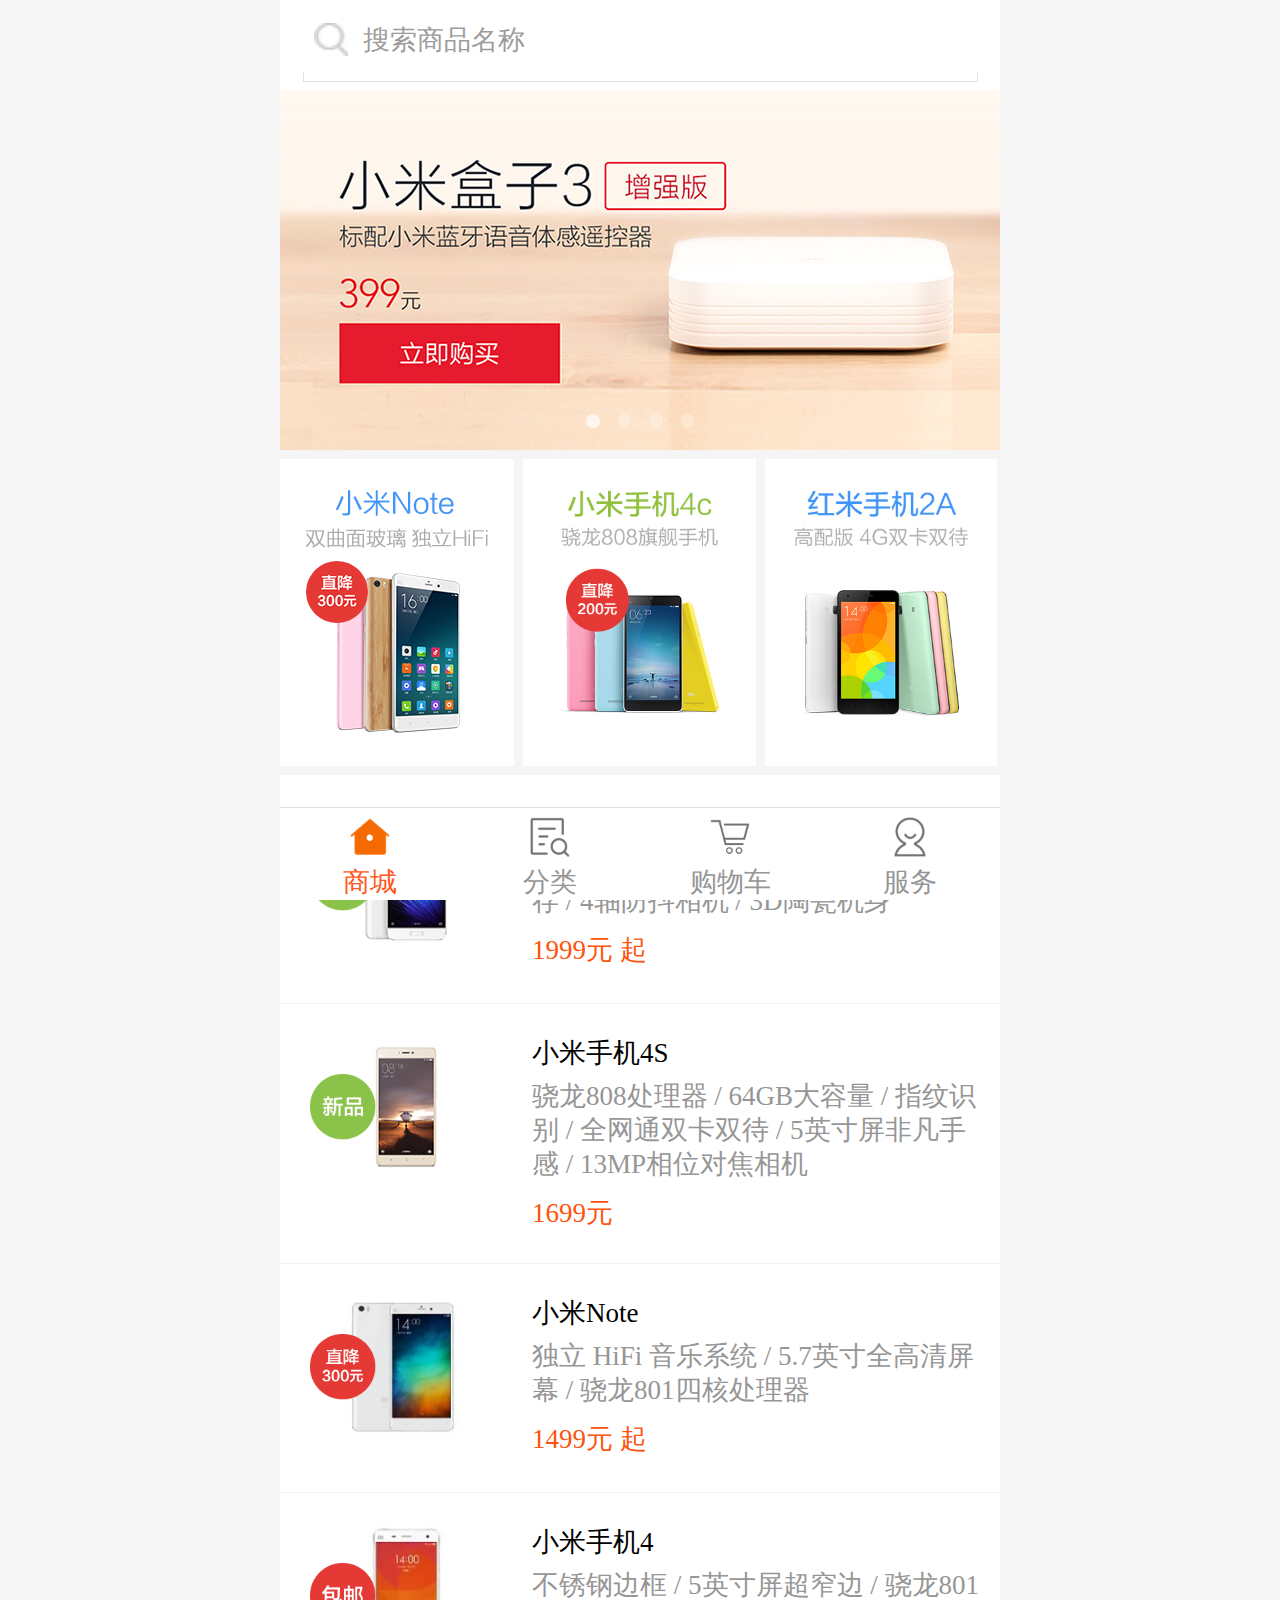
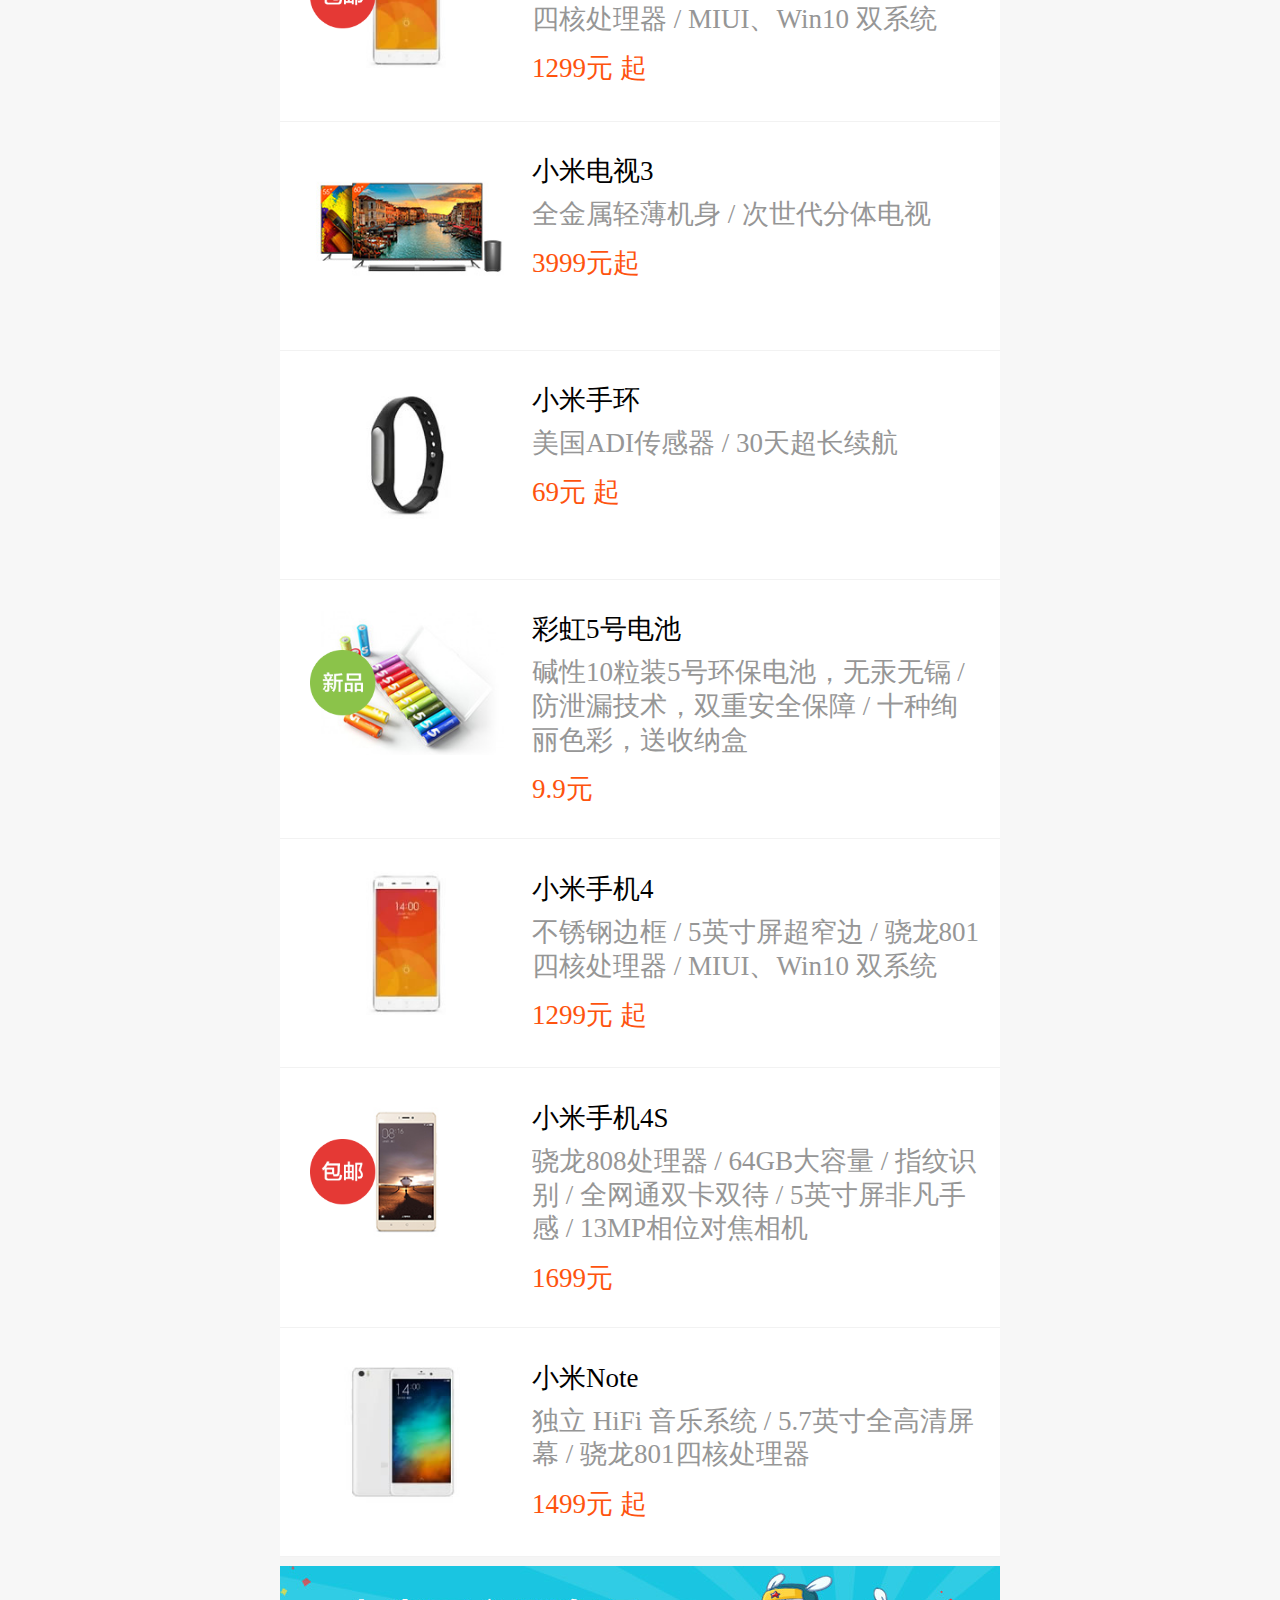
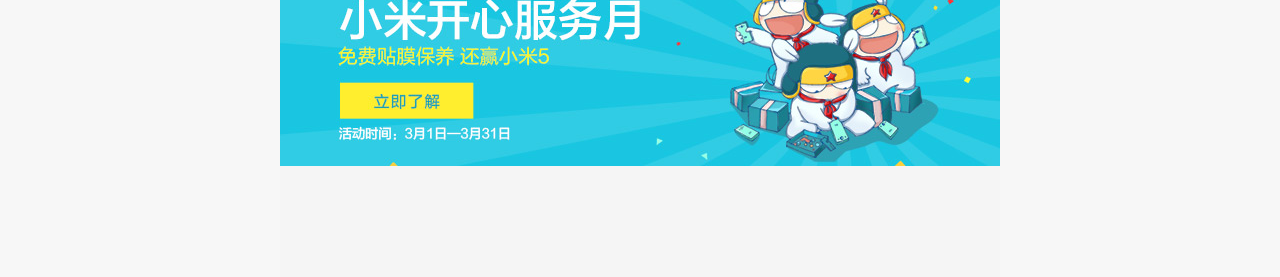
<file: mi/html/index.html>
<!DOCTYPE html>
<html lang="en">
    <head>
        <meta charset="utf-8">
        <meta name="viewport" content="width=device-width, user-scalable=no, initial-scale=1.0, maximum-scale=1.0, minimum-scale=1.0">
        <link rel="stylesheet" type="text/css" href="../css/base.css">
        <link rel="stylesheet" type="text/css" href="../css/index.css">
        <script type="text/javascript" src="../js/index.js"></script>
        <script type="text/javascript" src="../js/TouchSlide.1.1.js"></script>
    </head>


    <body>

    	<header>
    		<div class="search"><input type="search" placeholder="搜索商品名称"></div>
            <div class="box"></div>
    	</header>

    	<!-- banner开始 -->
        <div id="focus" class="focus">
            <div class="hd">
                <ul></ul>
            </div>
            <div class="bd">
                <ul>
                    <li><a href="javascript:;"><img src="../images/img/banner01.jpg" /></a></li>
                    <li><a href="javascript:;"><img src="../images/img/banner02.jpg" /></a></li>
                    <li><a href="javascript:;"><img src="../images/img/banner03.jpg" /></a></li>
                    <li><a href="javascript:;"><img src="../images/img/banner04.jpg" /></a></li>
                </ul>
            </div>
        </div>
        <script type="text/javascript">
            TouchSlide({ 
                slideCell:"#focus",
                titCell:".hd ul", //开启自动分页 autoPage:true ，此时设置 titCell 为导航元素包裹层
                mainCell:".bd ul", 
                effect:"leftLoop", 
                autoPlay:true,//自动播放
                autoPage:true //自动分页
            });
        </script>
        <!-- banner结束 -->
        
        <!-- 促销商品开始 -->
        <div class="pro">
            <div><img src="../images/img/pro01.jpg" alt=""></div>
            <div><img src="../images/img/pro02.jpg" alt=""></div>
            <div><img src="../images/img/pro03.jpg" alt=""></div>
        </div>
        <!-- 促销商品结束 -->
        
        <!-- 商品陈列开始 -->
        <div class="exhibition">
            <div class="pro-img">
                <img src="../images/img/tele01.jpg" alt="">
                <img src="../images/img/xp.png" alt="">
            </div>
            <div class="info">
                <div class="name">小米手机5</div>
                <div class="intro">骁龙820处理器 / 4GB 内存 / 128GB 闪存 / 4轴防抖相机 / 3D陶瓷机身</div>
                <div class="price">1999元 起</div>
            </div>
        </div>
        <div class="exhibition">
            <div class="pro-img">
                <img src="../images/img/tele02.jpg" alt="">
                <img src="../images/img/xp.png" alt="">
            </div>
            <div class="info">
                <div class="name">小米手机4S</div>
                <div class="intro">骁龙808处理器 / 64GB大容量 / 指纹识别 / 全网通双卡双待 / 5英寸屏非凡手感 / 13MP相位对焦相机</div>
                <div class="price">1699元</div>
            </div>
        </div>
        <div class="exhibition">
            <div class="pro-img">
                <img src="../images/img/tele03.jpg" alt="">
                <img src="../images/img/d300.png" alt="">
            </div>
            <div class="info">
                <div class="name">小米Note</div>
                <div class="intro">独立 HiFi 音乐系统 / 5.7英寸全高清屏幕 / 骁龙801四核处理器</div>
                <div class="price">1499元 起</div>
            </div>
        </div>
        <div class="exhibition">
            <div class="pro-img">
                <img src="../images/img/tele04.jpg" alt="">
                <img src="../images/img/by.png" alt="">
            </div>
            <div class="info">
                <div class="name">小米手机4</div>
                <div class="intro">不锈钢边框 / 5英寸屏超窄边 / 骁龙801四核处理器 /  MIUI、Win10 双系统</div>
                <div class="price">1299元 起</div>
            </div>
        </div>
        <div class="exhibition">
            <div class="pro-img">
                <img src="../images/img/mitv.jpg" alt="">
            </div>
            <div class="info">
                <div class="name">小米电视3</div>
                <div class="intro">全金属轻薄机身 / 次世代分体电视</div>
                <div class="price">3999元起</div>
            </div>
        </div>
        <div class="exhibition">
            <div class="pro-img">
                <img src="../images/img/micircle.jpg" alt="">
            </div>
            <div class="info">
                <div class="name">小米手环</div>
                <div class="intro">美国ADI传感器 / 30天超长续航</div>
                <div class="price">69元 起</div>
            </div>
        </div>
        <div class="exhibition">
            <div class="pro-img">
                <img src="../images/img/colorfubattery.jpg" alt="">
                <img src="../images/img/xp.png" alt="">
            </div>
            <div class="info">
                <div class="name">彩虹5号电池</div>
                <div class="intro">碱性10粒装5号环保电池，无汞无镉 / 防泄漏技术，双重安全保障 / 十种绚丽色彩，送收纳盒</div>
                <div class="price">9.9元</div>
            </div>
        </div>
         <div class="exhibition">
            <div class="pro-img">
                <img src="../images/img/tele04.jpg" alt="">
            </div>
            <div class="info">
                <div class="name">小米手机4</div>
                <div class="intro">不锈钢边框 / 5英寸屏超窄边 / 骁龙801四核处理器 /  MIUI、Win10 双系统</div>
                <div class="price">1299元 起</div>
            </div>
        </div>
         <div class="exhibition">
            <div class="pro-img">
                <img src="../images/img/tele02.jpg" alt="">
                <img src="../images/img/by.png" alt="">
            </div>
            <div class="info">
                <div class="name">小米手机4S</div>
                <div class="intro">骁龙808处理器 / 64GB大容量 / 指纹识别 / 全网通双卡双待 / 5英寸屏非凡手感 / 13MP相位对焦相机</div>
                <div class="price">1699元</div>
            </div>
        </div>
        <div class="exhibition">
            <div class="pro-img">
                <img src="../images/img/tele03.jpg" alt="">
            </div>
            <div class="info">
                <div class="name">小米Note</div>
                <div class="intro">独立 HiFi 音乐系统 / 5.7英寸全高清屏幕 / 骁龙801四核处理器</div>
                <div class="price">1499元 起</div>
            </div>
        </div>
        <!-- 商品陈列结束 -->

        <!-- 底部活动开始 -->
            <div class="btad"><img src="../images/img/btad.jpg" alt=""></div>
        <!-- 底部活动结束 -->

        <!-- 底部导航开始 -->
        <footer>
            <ul>
                <li>
                    <a href="javascript:;">
                        <div class="nav-img"></div>
                        <p>商城</p>
                    </a>
                </li>
                <li>
                    <a href="javascript:;">
                        <div class="nav-img"></div>
                        <p>分类</p>
                    </a>
                </li>
                <li>
                    <a href="javascript:;">
                        <div class="nav-img"></div>
                        <p>购物车</p>
                    </a>
                </li>
                <li>
                    <a href="javascript:;">
                        <div class="nav-img"></div>
                        <p>服务</p>
                    </a>
                </li>
            </ul>
        </footer>
        <!-- 底部导航结束 -->
    </body>
</html>
</file>
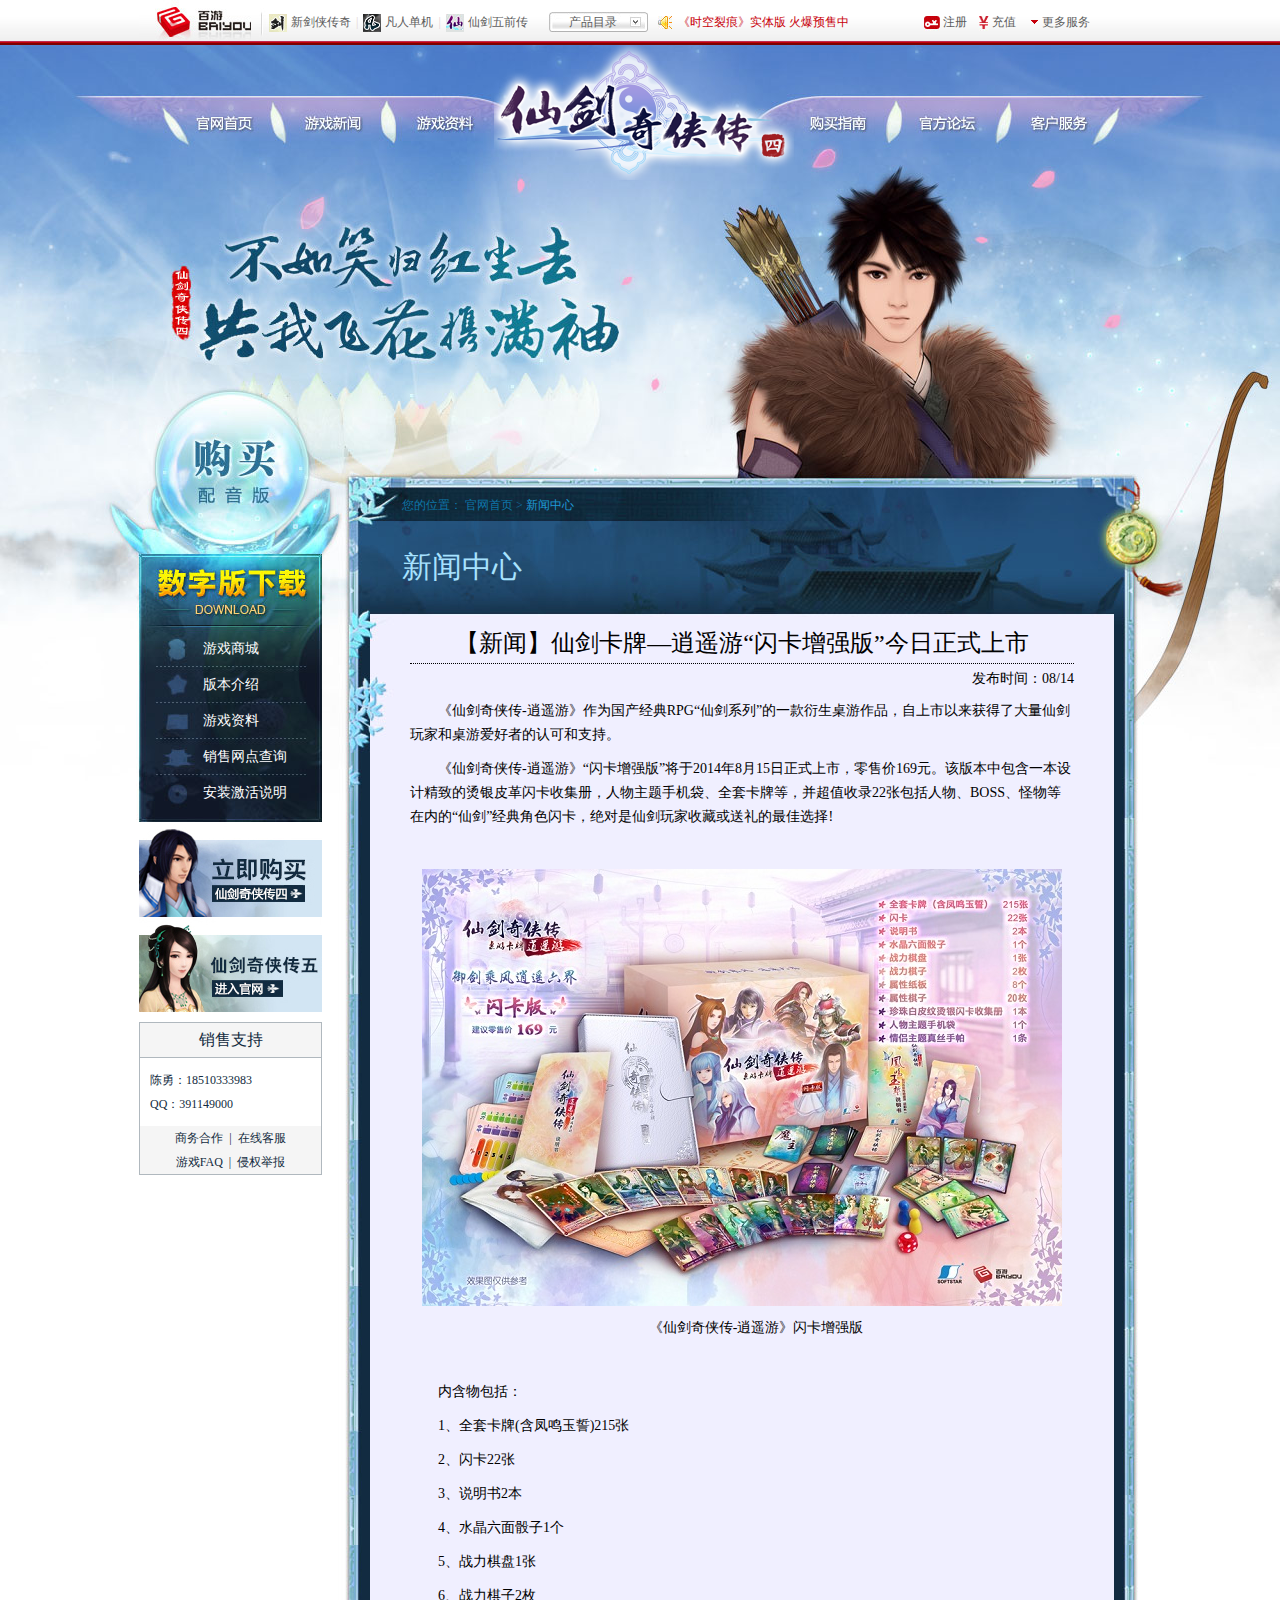
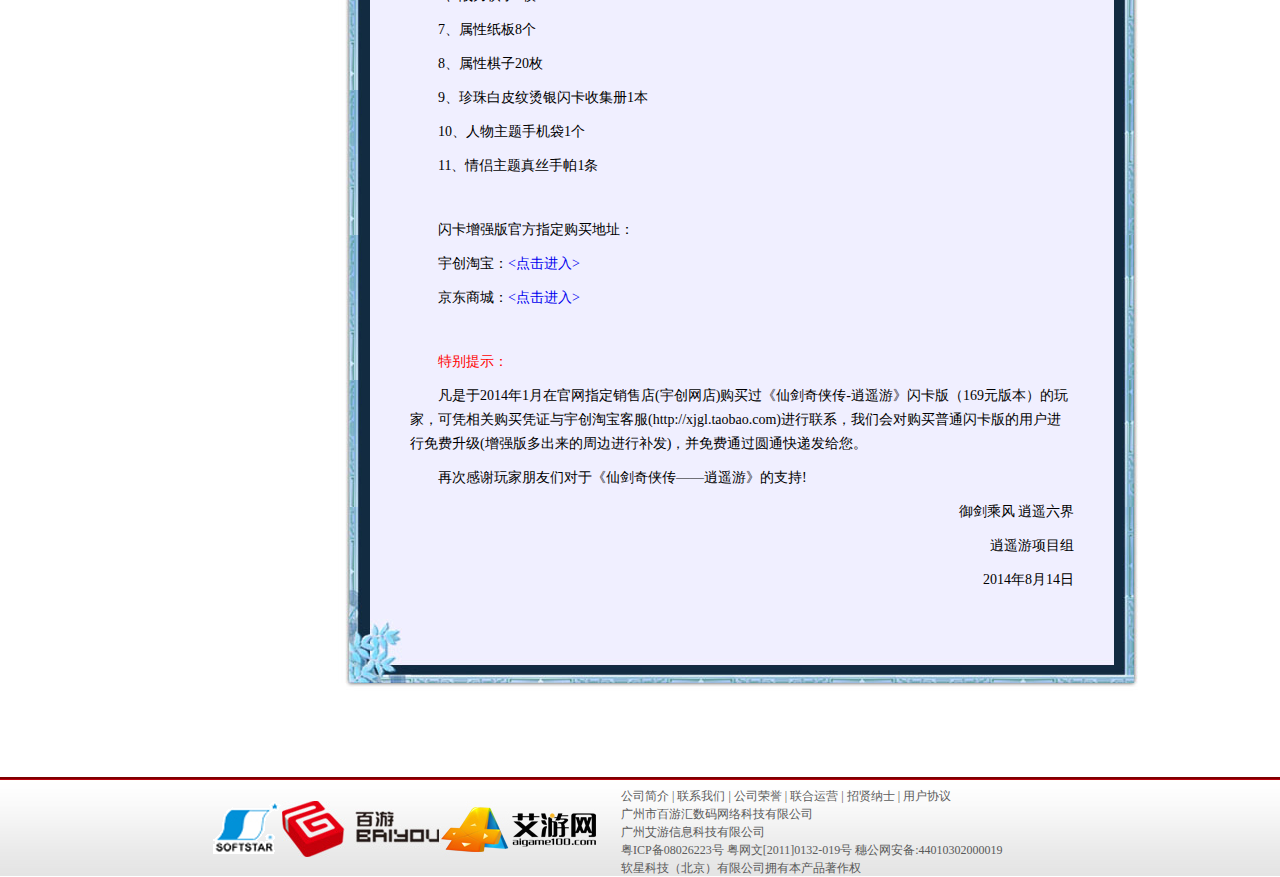
<file: Chinese Paladin 4/article.html>
<!DOCTYPE html PUBLIC "-//W3C//DTD XHTML 1.0 Transitional//EN" "http://www.w3.org/TR/xhtml1/DTD/xhtml1-transitional.dtd">
<html xmlns="http://www.w3.org/1999/xhtml">
<head>
<meta http-equiv="Content-Type" content="text/html; charset=utf-8" />
<title>新闻中心 - 《仙剑奇侠传四》配音版</title>
<link rel="stylesheet" type="text/css" href="css/base.css" media="all" />
<link rel="stylesheet" type="text/css" href="css/article.css" media="all" />
<script type="text/javascript" src="js/ie6png.js">
</script>
<script type="text/javascript">
	DD_belatedPNG.fix('.logo_pa a');
</script>
</head>

<body>
<!--头部结构开始-->
	<div class="header">
	  <div class="inheader">
	    <h1><a href="#">百游</a></h1>
	    <div class="hotgame">
        	<ul>
        	  <li class="xxj"><a href="#">新剑侠传奇</a></li>
              <span>|</span>
        	  <li class="frd"><a href="#">凡人单机</a></li>
              <span>|</span>
        	  <li class="xjw"><a href="#">仙剑五前传</a></li>
        	</ul>
        </div>
	    <div class="gamelist">
        	<dl>
            	<dt>产品目录</dt>
                <dd>
                	<div></div>
                    <div class="games">
                        <table>
                            <caption>
                                <span class="qds">单机游戏</span>
                                <span class="huic">(10)</span>
                            </caption>         
                            <tr>
                              <td><a class="blue" href="#">新仙剑传奇</a></td>
                              <td><a class="blue" href="#">凡人单机</a></td>
                              <td><a class="blue" href="#">仙剑五前传</a></td>
                              <td><a href="#">仙剑奇侠传五</a></td>
                              <td><a class="blue" href="#">仙剑奇侠传四</a></td>
                            </tr>
                            <tr>
                              <td><a href="#">仙剑逍遥游</a></td>
                              <td><a href="#">风卷残云</a></td>
                              <td><a href="#">英雄无敌六</a></td>
                              <td><a href="#">碧之轨迹</a></td>
                              <td><a href="#">时空裂痕</a></td>
                            </tr>
                        </table>
                    </div>
                </dd>
            </dl>
        </div>
	    <div class="scrollnews">
        	<ul>
        	  <li><a href="#">《时空裂痕》实体版 火爆预售中</a></li>
        	  <li><a href="#">国产武侠ARPG《新剑侠传奇》官网正式上线</a></li>
              <li><a href="#">《英雄传说：碧之轨迹》3月28日正式上市</a></li>
        	</ul>
        </div>
	    <div class="login">
        	<ul>
        	  <li>
              	<img src="images/newhead_06.jpg" />
                <a href="#">注册</a>
              </li>
        	  <li class="second">
              	<img src="images/newhead_08.jpg" />
                <a href="#">充值</a>
              </li>
        	</ul>
        </div>
	    <div class="more">
        	<dl>
            	<dt>更多服务</dt>
                <dd>
                	<ul>
                	  <li><a href="#">客服</a></li>
                	  <li><a href="#">论坛</a></li>
                	  <li><a href="#">防沉迷</a></li>
                	  <li><a href="#">家长监护</a></li>
                	</ul>
                </dd>
            </dl>
        </div>
	  </div>
	</div>
<!--头部结构结束-->

<!--主体结构开始-->
	<div class="main">
<!--导航结构开始-->
		<div class="nav pr">
        	<div class="nav_pa pa">
            	<ul>
            	  <li><a href="index.html" title="官方首页">官网首页</a></li>
            	  <li><a href="list.html" title="新闻中心">游戏新闻</a></li>
            	  <li><a href="#" title="游戏资料">游戏资料</a></li>
            	  <li class="fourth" title="购买指南"><a href="#">购买指南</a></li>
            	  <li><a href="#" title="官方论坛">官方论坛</a></li>
            	  <li><a href="#" title="客服中心">客户服务</a></li>
            	</ul>
            </div>
        	<div class="logo_pa pa">
            	<a href="#" title="仙剑奇侠传四">仙剑奇侠传四</a>
            </div>	
        </div>
<!--导航结构结束-->
<!--版块内容结构开始-->
		<div class="content">
<!--左侧栏结构开始-->
			<div class="l-col fl">
            	<div class="sub-nav">
					<div class="download">
						<a href="#" class="peiyin">购买配音版</a>
                        <a href="#" class="shuzi">数字版下载</a>
                    </div>
                    <div class="intro">
                        <a href="#" class="spr intro1">游戏商城</a>
                        <a href="#" class="spr intro2">版本介绍</a>
                        <a href="#" class="spr intro3">游戏资料</a>
                        <a href="#" class="spr intro4">销售网点查询</a>
                        <a href="#" class="spr intro5">安装激活说明</a>      
					</div>                         
                </div>
                <div class="ad">
                	<a href="#"><img src="images/news-ad-1.jpg"/></a>
                    <a href="#"><img src="images/news-ad-2.jpg"/></a>
                </div>
                <div class="sale">
                	<h2>销售支持</h2>
                    <p class="p1">
                    	陈勇：18510333983<br />
                        QQ：391149000
                    </p>
                    <p class="p2">
                    	<a href="#">商务合作</a>
                        &nbsp;|&nbsp;
                        <a href="#">在线客服</a>                     
                    </p>
                    <p class="p2">
                    	<a href="#">游戏FAQ</a>
                        &nbsp;|&nbsp;
                        <a href="#">侵权举报</a>   
                    </p>
                </div>
            </div>
<!--左侧栏结构结束-->
<!--右侧栏结构开始-->
			<div class="r-col fr">
            	<div class="top-bg">
                    <div class="bottom-bg">
                        <div class="crumb">
                            您的位置：
                            <a href="index.html">官网首页</a>
                            >
                            <span>新闻中心</span>
                        </div>
                        <div class="big-tit">新闻中心</div>
                        <div class="news-con">
                            <div class="news-title">【新闻】仙剑卡牌—逍遥游“闪卡增强版”今日正式上市</div>
                            <div class="news-date">发布时间：08/14</div>
                            <div class="news-text">
                            	<p>《仙剑奇侠传-逍遥游》作为国产经典RPG“仙剑系列”的一款衍生桌游作品，自上市以来获得了大量仙剑玩家和桌游爱好者的认可和支持。</p>
                            	<p>《仙剑奇侠传-逍遥游》“闪卡增强版”将于2014年8月15日正式上市，零售价169元。该版本中包含一本设计精致的烫银皮革闪卡收集册，人物主题手机袋、全套卡牌等，并超值收录22张包括人物、BOSS、怪物等在内的“仙剑”经典角色闪卡，绝对是仙剑玩家收藏或送礼的最佳选择!</p>
                                <br /><br />
                            	<p align="center"><img src="images/newscon-image.asp.jpg"/></p>
                            	<p align="center">《仙剑奇侠传-逍遥游》闪卡增强版</p>
                                <br /><br />
                            	<p>内含物包括：</p>
                            	<p>1、全套卡牌(含凤鸣玉誓)215张</p>
                            	<p>2、闪卡22张</p>
                            	<p>3、说明书2本</p>
                                <p>4、水晶六面骰子1个</p>
                                <p>5、战力棋盘1张</p>
                                <p>6、战力棋子2枚</p>
                                <p>7、属性纸板8个</p>
                                <p>8、属性棋子20枚</p>
                                <p>9、珍珠白皮纹烫银闪卡收集册1本</p>
                                <p>10、人物主题手机袋1个</p>
                                <p>11、情侣主题真丝手帕1条</p>
                                <br /><br />
                                <p>闪卡增强版官方指定购买地址：</p>
                                <p>宇创淘宝：<a href="#"><点击进入></a></p>
                                <p>京东商城：<a href="#"><点击进入></a></p>
                                <br /><br />
                                <p style="color:red;">特别提示：</p>
                                <p>凡是于2014年1月在官网指定销售店(宇创网店)购买过《仙剑奇侠传-逍遥游》闪卡版（169元版本）的玩家，可凭相关购买凭证与宇创淘宝客服(http://xjgl.taobao.com)进行联系，我们会对购买普通闪卡版的用户进行免费升级(增强版多出来的周边进行补发)，并免费通过圆通快递发给您。</p>
                                <p>再次感谢玩家朋友们对于《仙剑奇侠传——逍遥游》的支持!</p>
                                <p align="right">御剑乘风 逍遥六界</p>
                                <p align="right">逍遥游项目组</p>
                                <p align="right">2014年8月14日</p>
                            </div>
						</div>                           
					</div>                            
				</div>                            
            </div>
<!--右侧栏结构结束-->
        </div>
<!--版块内容结构结束-->
    </div>
<!--主体结构结束-->
	
<!--底部结构开始-->
	<div class="footer">
    	<div class="infooter">
        	<div class="tupian">
                <img src="images/softstar.gif"/>
                <img src="images/copyright_06.jpg"/>
                <img src="images/aiyou.jpg"/>
            </div>
            <div class="msg">
            	<p>
                	<a href="#">公司简介</a>
                    | 
                    <a href="#">联系我们</a>
                    |
                    <a href="#">公司荣誉</a>
                    |
                    <a href="#">联合运营</a>
                    |
                    <a href="#">招贤纳士</a>
                    |
                    <a href="#">用户协议</a>
                </p>
            	<p>广州市百游汇数码网络科技有限公司</p>
            	<p>广州艾游信息科技有限公司</p>
            	<p>
                	<a href="#">粤ICP备08026223号</a>
                    <a href="#">粤网文[2011]0132-019号</a>
                	穗公网安备:44010302000019
                </p>
            	<p>软星科技（北京）有限公司拥有本产品著作权</p>
            </div>
        </div>
    </div>
<!--底部结构结束-->
</body>
</html>
</file>
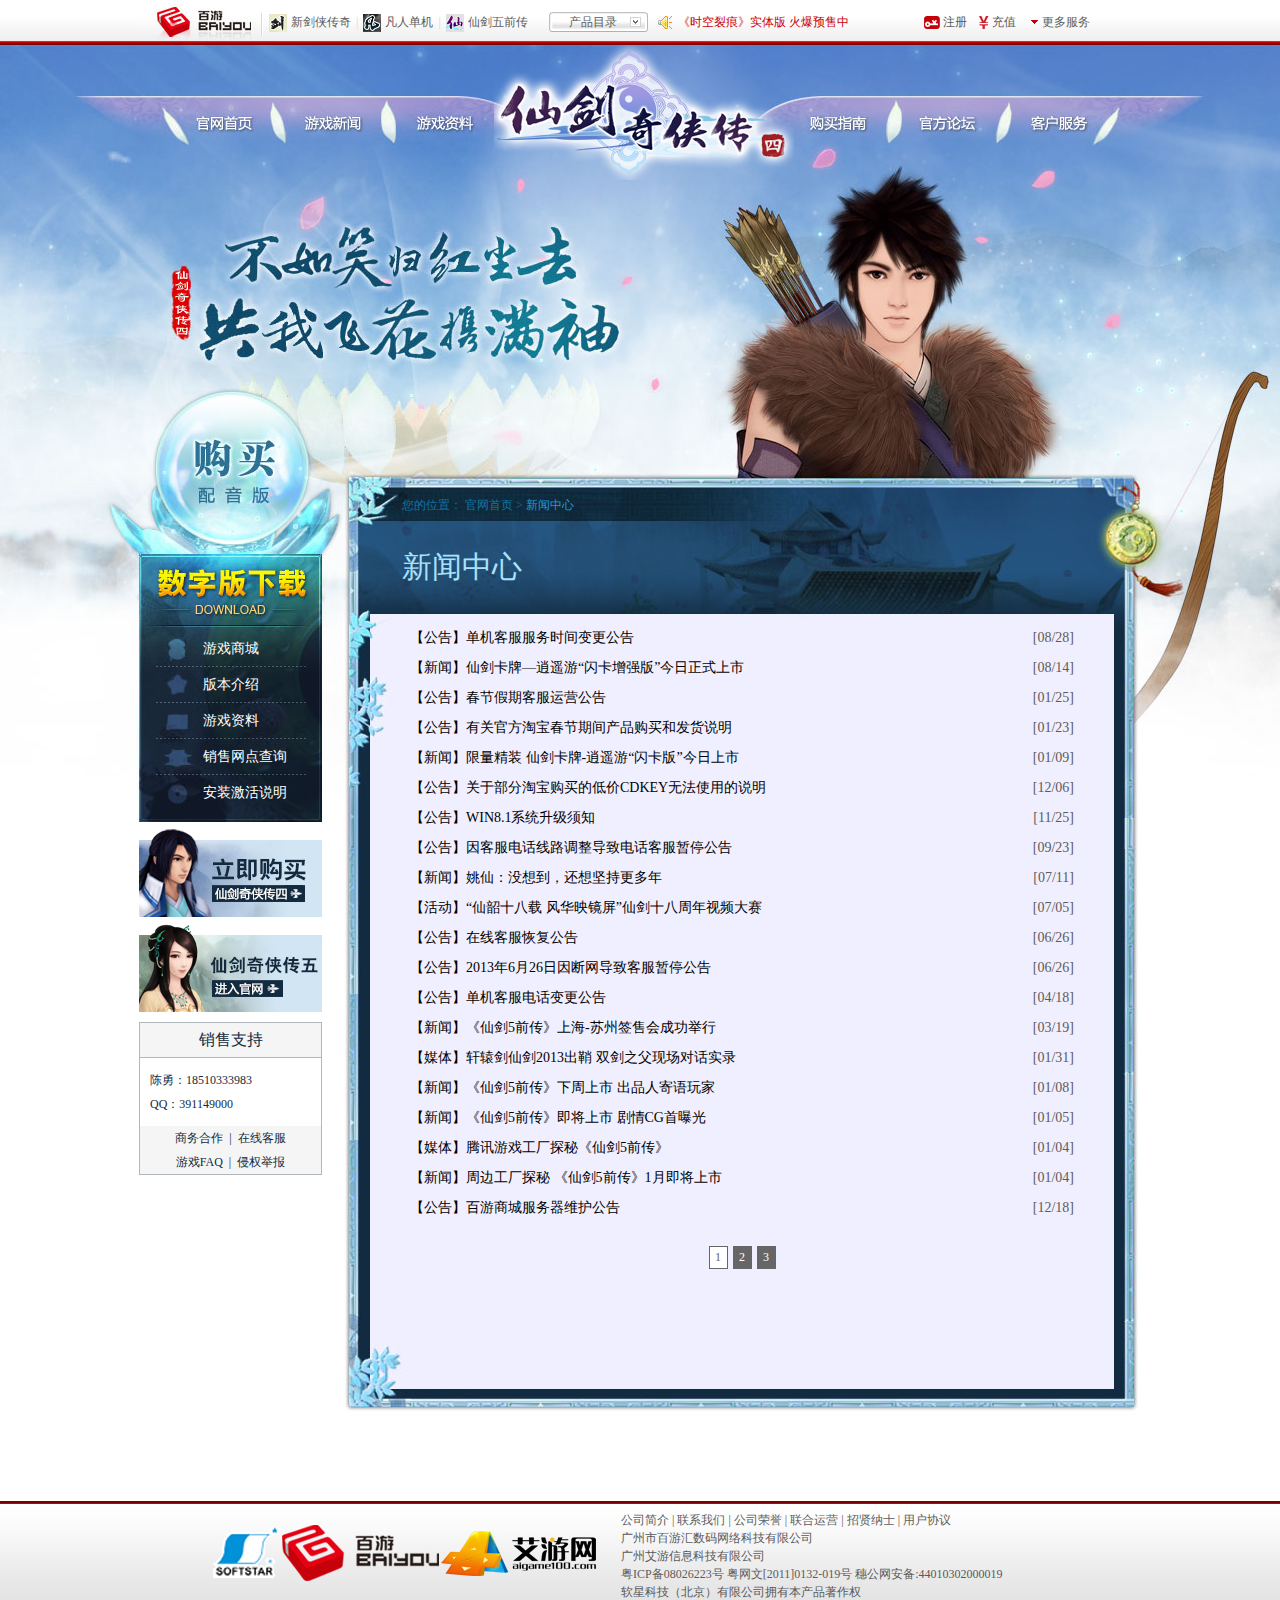
<file: Chinese Paladin 4/list.html>
<!DOCTYPE html PUBLIC "-//W3C//DTD XHTML 1.0 Transitional//EN" "http://www.w3.org/TR/xhtml1/DTD/xhtml1-transitional.dtd">
<html xmlns="http://www.w3.org/1999/xhtml">
<head>
<meta http-equiv="Content-Type" content="text/html; charset=utf-8" />
<title>新闻 - 《仙剑奇侠传 四》配音版</title>
<link rel="stylesheet" type="text/css" href="css/base.css" media="all" />
<link rel="stylesheet" type="text/css" href="css/list.css" media="all" />
<script type="text/javascript" src="js/ie6png.js">
</script>
<script type="text/javascript">
	DD_belatedPNG.fix('.logo_pa a');
</script>
</head>

<body>
<!--头部结构开始-->
	<div class="header">
	  <div class="inheader">
	    <h1><a href="#">百游</a></h1>
	    <div class="hotgame">
        	<ul>
        	  <li class="xxj"><a href="#">新剑侠传奇</a></li>
              <span>|</span>
        	  <li class="frd"><a href="#">凡人单机</a></li>
              <span>|</span>
        	  <li class="xjw"><a href="#">仙剑五前传</a></li>
        	</ul>
        </div>
	    <div class="gamelist">
        	<dl>
            	<dt>产品目录</dt>
                <dd>
                	<div></div>
                    <div class="games">
                        <table>
                            <caption>
                                <span class="qds">单机游戏</span>
                                <span class="huic">(10)</span>
                            </caption>         
                            <tr>
                              <td><a class="blue" href="#">新仙剑传奇</a></td>
                              <td><a class="blue" href="#">凡人单机</a></td>
                              <td><a class="blue" href="#">仙剑五前传</a></td>
                              <td><a href="#">仙剑奇侠传五</a></td>
                              <td><a class="blue" href="#">仙剑奇侠传四</a></td>
                            </tr>
                            <tr>
                              <td><a href="#">仙剑逍遥游</a></td>
                              <td><a href="#">风卷残云</a></td>
                              <td><a href="#">英雄无敌六</a></td>
                              <td><a href="#">碧之轨迹</a></td>
                              <td><a href="#">时空裂痕</a></td>
                            </tr>
                        </table>
                    </div>
                </dd>
            </dl>
        </div>
	    <div class="scrollnews">
        	<ul>
        	  <li><a href="#">《时空裂痕》实体版 火爆预售中</a></li>
        	  <li><a href="#">国产武侠ARPG《新剑侠传奇》官网正式上线</a></li>
              <li><a href="#">《英雄传说：碧之轨迹》3月28日正式上市</a></li>
        	</ul>
        </div>
	    <div class="login">
        	<ul>
        	  <li>
              	<img src="images/newhead_06.jpg" />
                <a href="#">注册</a>
              </li>
        	  <li class="second">
              	<img src="images/newhead_08.jpg" />
                <a href="#">充值</a>
              </li>
        	</ul>
        </div>
	    <div class="more">
        	<dl>
            	<dt>更多服务</dt>
                <dd>
                	<ul>
                	  <li><a href="#">客服</a></li>
                	  <li><a href="#">论坛</a></li>
                	  <li><a href="#">防沉迷</a></li>
                	  <li><a href="#">家长监护</a></li>
                	</ul>
                </dd>
            </dl>
        </div>
	  </div>
	</div>
<!--头部结构结束-->

<!--主体结构开始-->
	<div class="main">
<!--导航结构开始-->
		<div class="nav pr">
        	<div class="nav_pa pa">
            	<ul>
            	  <li><a href="index.html" title="官方首页">官网首页</a></li>
            	  <li><a href="list.html" title="新闻中心">游戏新闻</a></li>
            	  <li><a href="#" title="游戏资料">游戏资料</a></li>
            	  <li class="fourth" title="购买指南"><a href="#">购买指南</a></li>
            	  <li><a href="#" title="官方论坛">官方论坛</a></li>
            	  <li><a href="#" title="客服中心">客户服务</a></li>
            	</ul>
            </div>
        	<div class="logo_pa pa">
            	<a href="#" title="仙剑奇侠传四">仙剑奇侠传四</a>
            </div>	
        </div>
<!--导航结构结束-->
<!--版块内容结构开始-->
		<div class="content">
<!--左侧栏结构开始-->
			<div class="l-col fl">
            	<div class="sub-nav">
					<div class="download">
						<a href="#" class="peiyin">购买配音版</a>
                        <a href="#" class="shuzi">数字版下载</a>
                    </div>
                    <div class="intro">
                        <a href="#" class="spr intro1">游戏商城</a>
                        <a href="#" class="spr intro2">版本介绍</a>
                        <a href="#" class="spr intro3">游戏资料</a>
                        <a href="#" class="spr intro4">销售网点查询</a>
                        <a href="#" class="spr intro5">安装激活说明</a>      
					</div>                         
                </div>
                <div class="ad">
                	<a href="#"><img src="images/news-ad-1.jpg"/></a>
                    <a href="#"><img src="images/news-ad-2.jpg"/></a>
                </div>
                <div class="sale">
                	<h2>销售支持</h2>
                    <p class="p1">
                    	陈勇：18510333983<br />
                        QQ：391149000
                    </p>
                    <p class="p2">
                    	<a href="#">商务合作</a>
                        &nbsp;|&nbsp;
                        <a href="#">在线客服</a>                     
                    </p>
                    <p class="p2">
                    	<a href="#">游戏FAQ</a>
                        &nbsp;|&nbsp;
                        <a href="#">侵权举报</a>   
                    </p>
                </div>
            </div>
<!--左侧栏结构结束-->
<!--右侧栏结构开始-->
			<div class="r-col fr">
            	<div class="top-bg">
                    <div class="bottom-bg">
                        <div class="crumb">
                            您的位置：
                            <a href="index.html">官网首页</a>
                            >
                            <span>新闻中心</span>
                        </div>
                        <div class="big-tit">新闻中心</div>
                        <div class="news-con">
                            <ul>
                              <li><a href="#">【公告】单机客服服务时间变更公告</a><span>[08/28]</span></li>
                              <li><a href="article.html">【新闻】仙剑卡牌—逍遥游“闪卡增强版”今日正式上市</a><span>[08/14]</span></li>
                              <li><a href="#">【公告】春节假期客服运营公告</a><span>[01/25]</span></li>
                              <li><a href="#">【公告】有关官方淘宝春节期间产品购买和发货说明</a><span>[01/23]</span></li>
                              <li><a href="#">【新闻】限量精装 仙剑卡牌-逍遥游“闪卡版”今日上市</a><span>[01/09]</span></li>
                              <li><a href="#">【公告】关于部分淘宝购买的低价CDKEY无法使用的说明</a><span>[12/06]</span></li>
                              <li><a href="#">【公告】WIN8.1系统升级须知</a><span>[11/25]</span></li>
                              <li><a href="#">【公告】因客服电话线路调整导致电话客服暂停公告</a><span>[09/23]</span></li>
                              <li><a href="#">【新闻】姚仙：没想到，还想坚持更多年</a><span>[07/11]</span></li>
                              <li><a href="#">【活动】“仙韶十八载 风华映镜屏”仙剑十八周年视频大赛</a><span>[07/05]</span></li>
                              <li><a href="#">【公告】在线客服恢复公告</a><span>[06/26]</span></li>
                              <li><a href="#">【公告】2013年6月26日因断网导致客服暂停公告</a><span>[06/26]</span></li>
                              <li><a href="#">【公告】单机客服电话变更公告</a><span>[04/18]</span></li>
                              <li><a href="#">【新闻】《仙剑5前传》上海-苏州签售会成功举行</a><span>[03/19]</span></li>
                              <li><a href="#">【媒体】轩辕剑仙剑2013出鞘 双剑之父现场对话实录</a><span>[01/31]</span></li>
                              <li><a href="#">【新闻】《仙剑5前传》下周上市 出品人寄语玩家</a><span>[01/08]</span></li>
                              <li><a href="#">【新闻】《仙剑5前传》即将上市 剧情CG首曝光</a><span>[01/05]</span></li>
                              <li><a href="#">【媒体】腾讯游戏工厂探秘《仙剑5前传》</a><span>[01/04]</span></li>
                              <li><a href="#">【新闻】周边工厂探秘 《仙剑5前传》1月即将上市</a><span>[01/04]</span></li>
                              <li><a href="#">【公告】百游商城服务器维护公告</a><span>[12/18]</span></li>
                            </ul>
                        </div>
                        <div class="page">
                            <a class="cur" href="#">1</a>
                            <a href="#">2</a>
                            <a href="#">3</a>
                        </div>
                    </div>
                </div>
            </div>
<!--右侧栏结构结束-->
        </div>
<!--版块内容结构结束-->
    </div>
<!--主体结构结束-->
	
<!--底部结构开始-->
	<div class="footer">
    	<div class="infooter">
        	<div class="tupian">
                <img src="images/softstar.gif"/>
                <img src="images/copyright_06.jpg"/>
                <img src="images/aiyou.jpg"/>
            </div>
            <div class="msg">
            	<p>
                	<a href="#">公司简介</a>
                    | 
                    <a href="#">联系我们</a>
                    |
                    <a href="#">公司荣誉</a>
                    |
                    <a href="#">联合运营</a>
                    |
                    <a href="#">招贤纳士</a>
                    |
                    <a href="#">用户协议</a>
                </p>
            	<p>广州市百游汇数码网络科技有限公司</p>
            	<p>广州艾游信息科技有限公司</p>
            	<p>
                	<a href="#">粤ICP备08026223号</a>
                    <a href="#">粤网文[2011]0132-019号</a>
                	穗公网安备:44010302000019
                </p>
            	<p>软星科技（北京）有限公司拥有本产品著作权</p>
            </div>
        </div>
    </div>
<!--底部结构结束-->
</body>
</html>
</file>
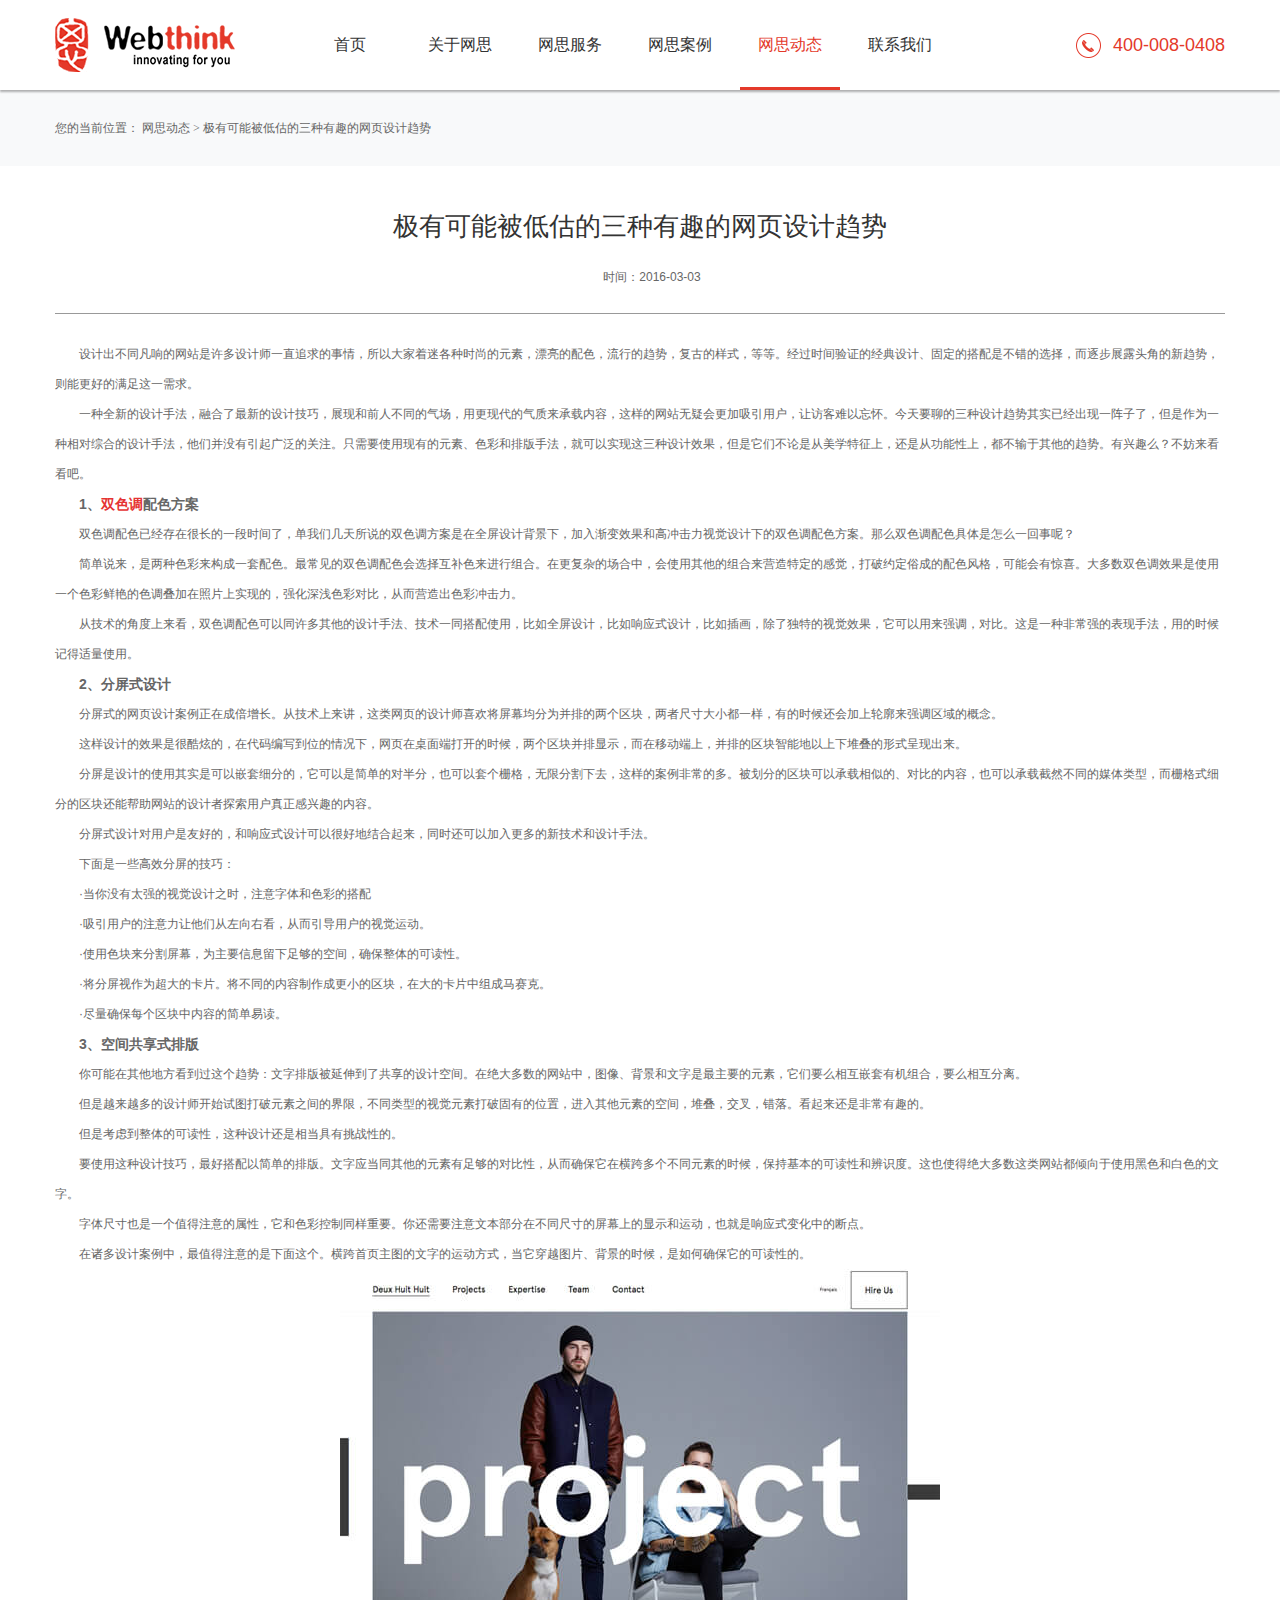
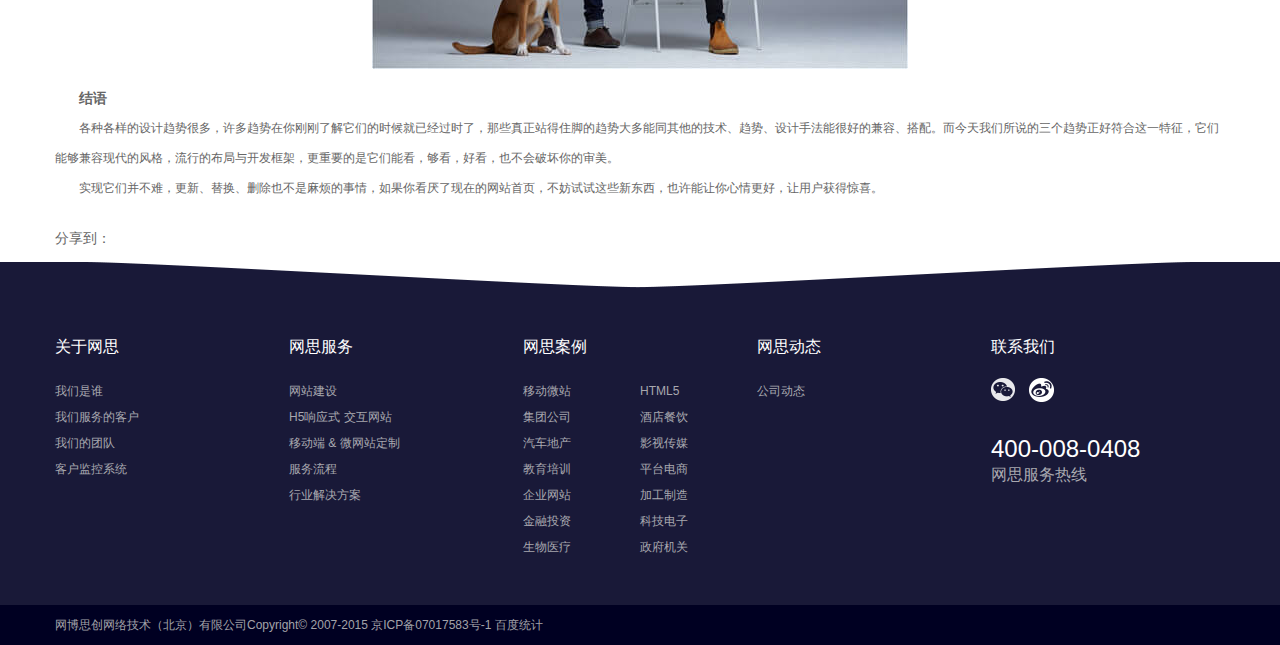
<file: webthink/article.html>
<!DOCTYPE html PUBLIC "-//W3C//DTD XHTML 1.0 Transitional//EN" "http://www.w3.org/TR/xhtml1/DTD/xhtml1-transitional.dtd">
<html xmlns="http://www.w3.org/1999/xhtml" xml:lang="en">
<head>
<meta http-equiv="Content-Type" content="text/html;charset=UTF-8">
<title>网思动态——极有可能被低估的三种有趣的网页设计趋势</title>
<link rel="stylesheet" type="text/css" href="css/reset.css" media="all" />
<link rel="stylesheet" type="text/css" href="css/base.css" media="all" />
<link rel="stylesheet" type="text/css" href="css/article.css" media="all" />
<script type="text/javascript" src="js/jquery-1.12.1.min.js"></script>
<script type="text/javascript" src="js/article.js"></script>
<link rel="shortcut icon" href="favicon.ico" />
</head>
<body>
<!--头部结构开始-->
<div class="header">
	<div class="wrap">
    	<h1><a href="index.html">网思webthink</a></h1>
    	<div class="nav">
            <ul>
                <li><a href="index.html">首页</a></li>
                <li><a href="javascript:;">关于网思</a></li>
                <li><a href="javascript:;">网思服务</a></li>
                <li><a href="javascript:;">网思案例</a></li>
                <li class="cur"><a href="list.html">网思动态</a></li>
                <li><a href="javascript:;">联系我们</a></li>
            </ul>
    	</div>
    	<div class="tele">400-008-0408</div>
    </div>
</div>
<!--头部结构结束-->

<!-- 主体结构开始 -->
<div class="main">
	<div class="breadNav">
		<p>
			您的当前位置：
			<a href="list.html">网思动态</a>
			&gt;
			极有可能被低估的三种有趣的网页设计趋势
		</p>
	</div>
	<div class="article">
		<h2>极有可能被低估的三种有趣的网页设计趋势</h2>
		<p class="time">时间：2016-03-03</p>
		<p>设计出不同凡响的网站是许多设计师一直追求的事情，所以大家着迷各种时尚的元素，漂亮的配色，流行的趋势，复古的样式，等等。经过时间验证的经典设计、固定的搭配是不错的选择，而逐步展露头角的新趋势，则能更好的满足这一需求。</p>
		<p>一种全新的设计手法，融合了最新的设计技巧，展现和前人不同的气场，用更现代的气质来承载内容，这样的网站无疑会更加吸引用户，让访客难以忘怀。今天要聊的三种设计趋势其实已经出现一阵子了，但是作为一种相对综合的设计手法，他们并没有引起广泛的关注。只需要使用现有的元素、色彩和排版手法，就可以实现这三种设计效果，但是它们不论是从美学特征上，还是从功能性上，都不输于其他的趋势。有兴趣么？不妨来看看吧。</p>
		<p><b>1、<em>双色调</em>配色方案</b></p>
		<p>双色调配色已经存在很长的一段时间了，单我们几天所说的双色调方案是在全屏设计背景下，加入渐变效果和高冲击力视觉设计下的双色调配色方案。那么双色调配色具体是怎么一回事呢？</p>
		<p>简单说来，是两种色彩来构成一套配色。最常见的双色调配色会选择互补色来进行组合。在更复杂的场合中，会使用其他的组合来营造特定的感觉，打破约定俗成的配色风格，可能会有惊喜。大多数双色调效果是使用一个色彩鲜艳的色调叠加在照片上实现的，强化深浅色彩对比，从而营造出色彩冲击力。</p>
		<p>从技术的角度上来看，双色调配色可以同许多其他的设计手法、技术一同搭配使用，比如全屏设计，比如响应式设计，比如插画，除了独特的视觉效果，它可以用来强调，对比。这是一种非常强的表现手法，用的时候记得适量使用。</p>
		<p><b>2、分屏式设计</b></p>
		<p>分屏式的网页设计案例正在成倍增长。从技术上来讲，这类网页的设计师喜欢将屏幕均分为并排的两个区块，两者尺寸大小都一样，有的时候还会加上轮廓来强调区域的概念。</p>
		<p>这样设计的效果是很酷炫的，在代码编写到位的情况下，网页在桌面端打开的时候，两个区块并排显示，而在移动端上，并排的区块智能地以上下堆叠的形式呈现出来。</p>
		<p>分屏是设计的使用其实是可以嵌套细分的，它可以是简单的对半分，也可以套个栅格，无限分割下去，这样的案例非常的多。被划分的区块可以承载相似的、对比的内容，也可以承载截然不同的媒体类型，而栅格式细分的区块还能帮助网站的设计者探索用户真正感兴趣的内容。</p>
		<p>分屏式设计对用户是友好的，和响应式设计可以很好地结合起来，同时还可以加入更多的新技术和设计手法。</p>
		<p>下面是一些高效分屏的技巧：</p>
		<p> ·当你没有太强的视觉设计之时，注意字体和色彩的搭配 </p>
		<p>·吸引用户的注意力让他们从左向右看，从而引导用户的视觉运动。</p>
		<p>·使用色块来分割屏幕，为主要信息留下足够的空间，确保整体的可读性。</p>
		<p>·将分屏视作为超大的卡片。将不同的内容制作成更小的区块，在大的卡片中组成马赛克。</p>
		<p>·尽量确保每个区块中内容的简单易读。</p>
		<p><b>3、空间共享式排版</b></p>
		<p>你可能在其他地方看到过这个趋势：文字排版被延伸到了共享的设计空间。在绝大多数的网站中，图像、背景和文字是最主要的元素，它们要么相互嵌套有机组合，要么相互分离。</p>
		<p>但是越来越多的设计师开始试图打破元素之间的界限，不同类型的视觉元素打破固有的位置，进入其他元素的空间，堆叠，交叉，错落。看起来还是非常有趣的。</p>
		<p>但是考虑到整体的可读性，这种设计还是相当具有挑战性的。</p>
		<p>要使用这种设计技巧，最好搭配以简单的排版。文字应当同其他的元素有足够的对比性，从而确保它在横跨多个不同元素的时候，保持基本的可读性和辨识度。这也使得绝大多数这类网站都倾向于使用黑色和白色的文字。</p>
		<p>字体尺寸也是一个值得注意的属性，它和色彩控制同样重要。你还需要注意文本部分在不同尺寸的屏幕上的显示和运动，也就是响应式变化中的断点。</p>
		<p>在诸多设计案例中，最值得注意的是下面这个。横跨首页主图的文字的运动方式，当它穿越图片、背景的时候，是如何确保它的可读性的。</p>
		<p><span></span></p>
		<p><b>结语</b></p>
		<p>各种各样的设计趋势很多，许多趋势在你刚刚了解它们的时候就已经过时了，那些真正站得住脚的趋势大多能同其他的技术、趋势、设计手法能很好的兼容、搭配。而今天我们所说的三个趋势正好符合这一特征，它们能够兼容现代的风格，流行的布局与开发框架，更重要的是它们能看，够看，好看，也不会破坏你的审美。</p>
		<p>实现它们并不难，更新、替换、删除也不是麻烦的事情，如果你看厌了现在的网站首页，不妨试试这些新东西，也许能让你心情更好，让用户获得惊喜。</p>
		<div class="share">
			<span>分享到：</span>
			<div class="bdsharebuttonbox">
				<a href="#" class="bds_more" data-cmd="more"></a>
				<a title="分享到QQ空间" href="#" class="bds_qzone" data-cmd="qzone"></a>
				<a title="分享到新浪微博" href="#" class="bds_tsina" data-cmd="tsina"></a>
				<a title="分享到腾讯微博" href="#" class="bds_tqq" data-cmd="tqq"></a>
				<a title="分享到人人网" href="#" class="bds_renren" data-cmd="renren"></a>
				<a title="分享到微信" href="#" class="bds_weixin" data-cmd="weixin"></a>
			</div>
			<script>window._bd_share_config={"common":{"bdSnsKey":{},"bdText":"","bdMini":"2","bdMiniList":false,"bdPic":"","bdStyle":"0","bdSize":"24"},"share":{}};with(document)0[(getElementsByTagName('head')[0]||body).appendChild(createElement('script')).src='http://bdimg.share.baidu.com/static/api/js/share.js?v=89860593.js?cdnversion='+~(-new Date()/36e5)];
			</script>
		</div>
	</div>
</div>
<!-- 主体结构结束 -->

<!--底部结构开始-->
<div class="footer">
	<div class="footnav clearfix">
        <dl>
            <dt>关于网思</dt>
            <dd><a href="javascript:;">我们是谁</a></dd>
            <dd><a href="javascript:;">我们服务的客户</a></dd>
            <dd><a href="javascript:;">我们的团队</a></dd>
            <dd><a href="javascript:;">客户监控系统</a></dd>
        </dl>
        <dl>
            <dt>网思服务</dt>
            <dd><a href="javascript:;">网站建设</a></dd>
            <dd><a href="javascript:;">H5响应式 交互网站</a></dd>
            <dd><a href="javascript:;">移动端 & 微网站定制</a></dd>
            <dd><a href="javascript:;">服务流程</a></dd>
            <dd><a href="javascript:;">行业解决方案 </a></dd>
        </dl>
        <dl class="spe">
            <dt>网思案例</dt>
            <dd><a href="javascript:;">移动微站</a></dd>
            <dd><a href="javascript:;">HTML5</a></dd>
            <dd><a href="javascript:;">集团公司</a></dd>
            <dd><a href="javascript:;">酒店餐饮</a></dd>
            <dd><a href="javascript:;">汽车地产 </a></dd>
            <dd><a href="javascript:;">影视传媒</a></dd>
            <dd><a href="javascript:;">教育培训</a></dd>
            <dd><a href="javascript:;">平台电商</a></dd>
            <dd><a href="javascript:;">企业网站</a></dd>
            <dd><a href="javascript:;">加工制造 </a></dd>
            <dd><a href="javascript:;">金融投资</a></dd>
            <dd><a href="javascript:;">科技电子</a></dd>
            <dd><a href="javascript:;">生物医疗</a></dd>
            <dd><a href="javascript:;">政府机关</a></dd>
        </dl>
        <dl>
            <dt>网思动态</dt>
            <dd><a href="javascript:;">公司动态 </a></dd>
        </dl>
        <dl>
            <dt>联系我们</dt>
            <dd class="toku">
            	<p>
                	<a class="weixin" href="javascript:;"></a>
                    <a class="sina" href="javascript:;"></a>
                    <span></span>
                </p>
            	<p class="tel">400-008-0408</p>
            	<h5>网思服务热线</h5>
            </dd>
        </dl>
    </div>
    <div class="copy">
    	<p>网博思创网络技术（北京）有限公司Copyright&copy; 2007-2015 京ICP备07017583号-1 百度统计</p>
    </div>
</div>

<!--底部结构结束-->
</body>
</html>
</file>
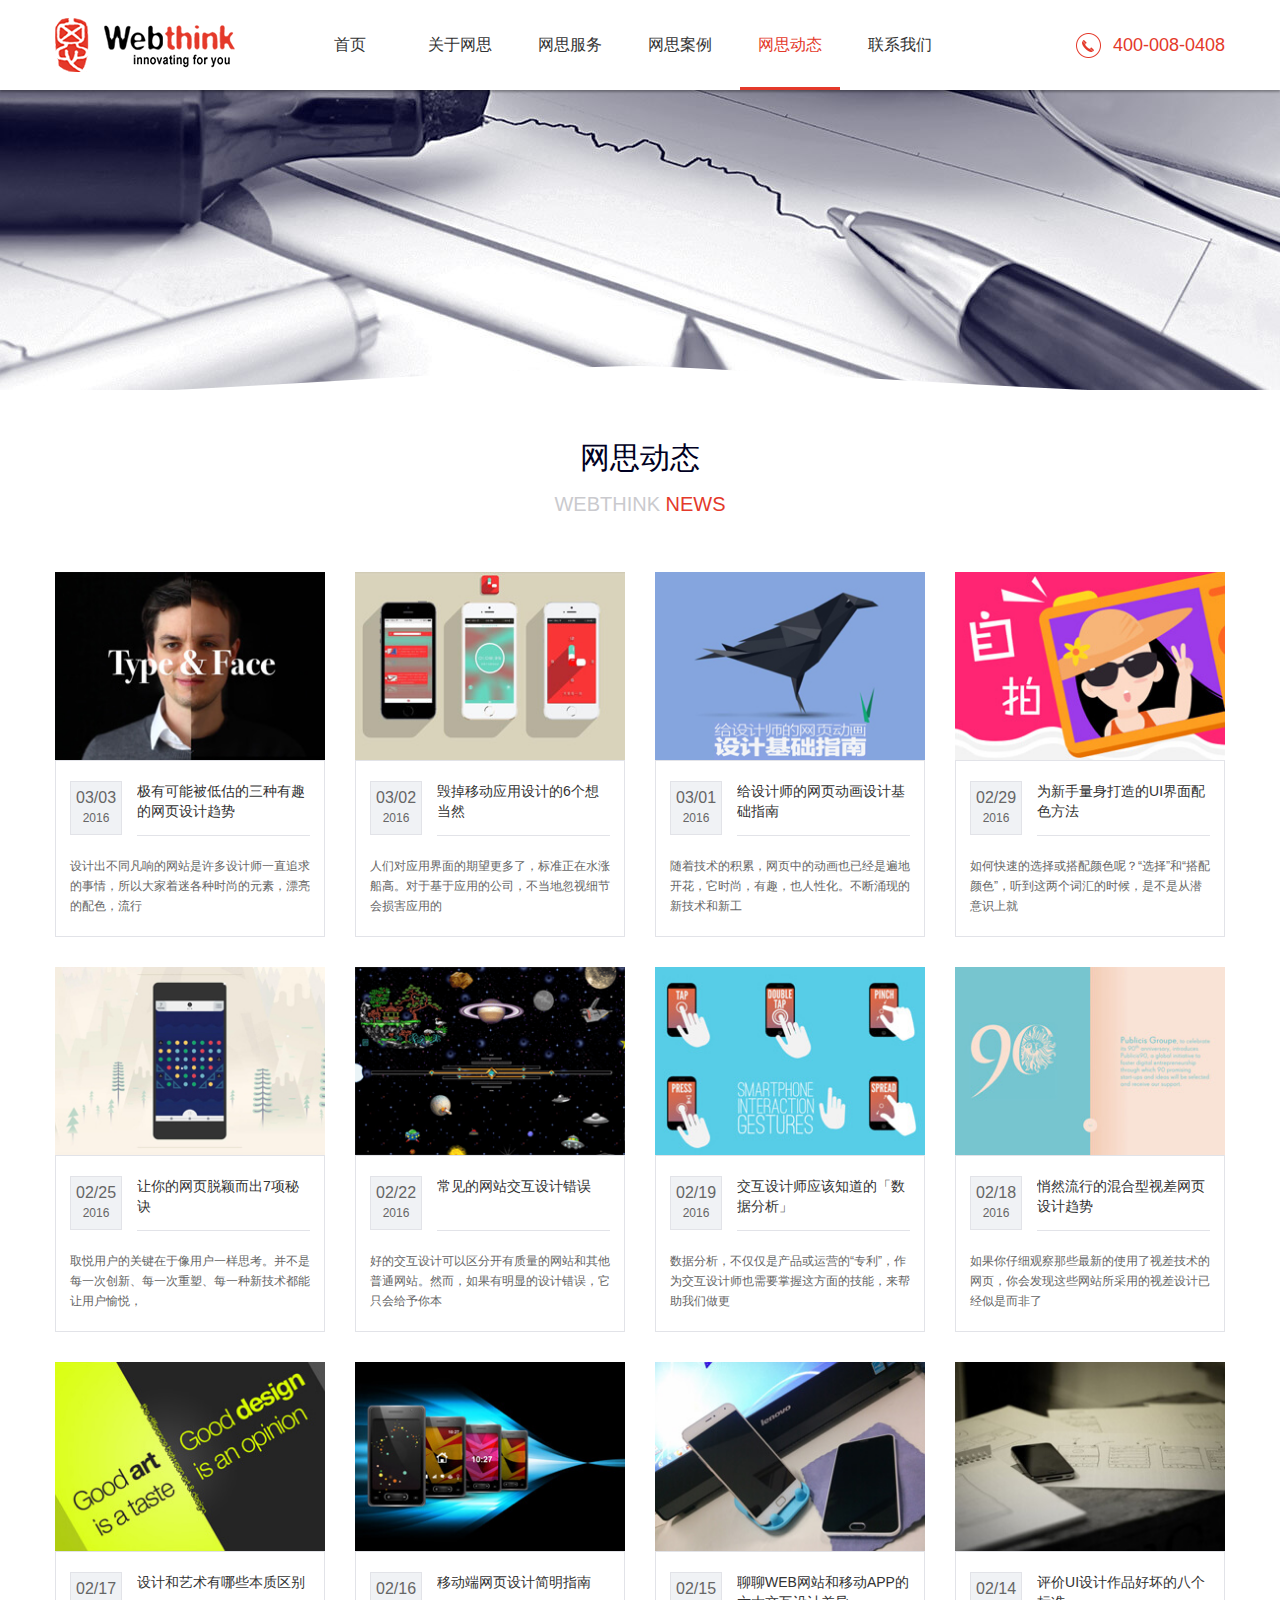
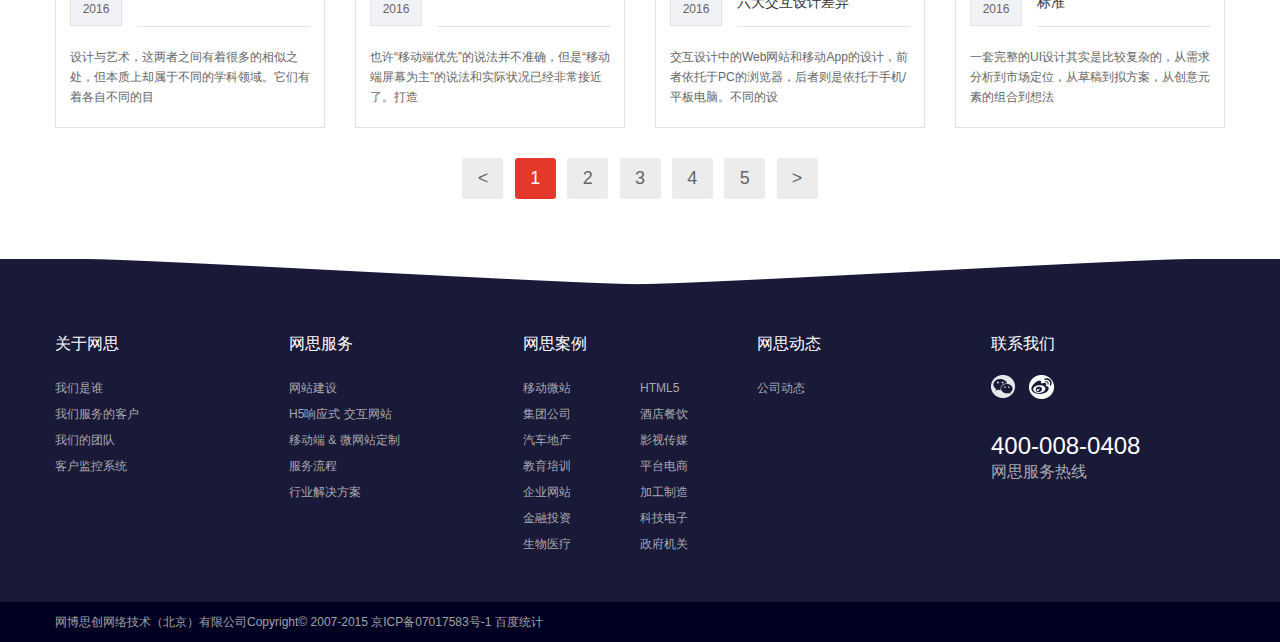
<file: webthink/list.html>
<!DOCTYPE html PUBLIC "-//W3C//DTD XHTML 1.0 Transitional//EN" "http://www.w3.org/TR/xhtml1/DTD/xhtml1-transitional.dtd">
<html xmlns="http://www.w3.org/1999/xhtml" xml:lang="en">
<head>
<meta http-equiv="Content-Type" content="text/html;charset=UTF-8">
<title>网思动态</title>
<link rel="stylesheet" type="text/css" href="css/reset.css" media="all" />
<link rel="stylesheet" type="text/css" href="css/base.css"  media="all" />
<link rel="stylesheet" type="text/css" href="css/list.css" media="all" />
<script type="text/javascript" src="js/jquery-1.12.1.min.js"></script>
<script type="text/javascript" src="js/list.js"></script>
<link rel="shortcut icon" href="favicon.ico" />
</head>
<body>

<!--头部结构开始-->
<div class="header">
	<div class="wrap">
    	<h1><a href="index.html">网思webthink</a></h1>
    	<div class="nav">
            <ul>
                <li><a href="index.html">首页</a></li>
                <li><a href="javascript:;">关于网思</a></li>
                <li><a href="javascript:;">网思服务</a></li>
                <li><a href="javascript:;">网思案例</a></li>
                <li class="cur"><a href="list.html">网思动态</a></li>
                <li><a href="javascript:;">联系我们</a></li>
            </ul>
    	</div>
    	<div class="tele">400-008-0408</div>
    </div>
</div>
<!--头部结构结束-->

<!-- banner结构开始 -->
<div class="banner">
	<div class="ban-bg"></div>
</div>
<!-- banner结构结束 -->

<!-- 主体结构开始 -->
<div class="main">
	<div class="title">
    	<h3>网思动态</h3>
        <h5>WEBTHINK <span>NEWS</span></h5>
    </div>
    <ul>
    	<li>
    		<div class="pad">
    			<div class="pic">
    				<a href="article.html"><img src="images/list01.jpg" /></a>
    			</div>
    			<div class="txt">
    				<div class="title">
    					<span>
    						<em>03/03</em>
    						2016
    					</span>
    					<h3><a href="article.html">极有可能被低估的三种有趣的网页设计趋势</a></h3>
    				</div>
    				<a href="article.html"><p>设计出不同凡响的网站是许多设计师一直追求的事情，所以大家着迷各种时尚的元素，漂亮的配色，流行</p></a>
    			</div>
    		</div>
    	</li>
    	<li>
    		<div class="pad">
    			<div class="pic">
    				<a href="javascript:;"><img src="images/list02.jpg" /></a>
    			</div>
    			<div class="txt">
    				<div class="title">
    					<span>
    						<em>03/02</em>
    						2016
    					</span>
    					<h3><a href="javascript:;">毁掉移动应用设计的6个想当然</a></h3>
    				</div>
    				<a href="javascript:;"><p>人们对应用界面的期望更多了，标准正在水涨船高。对于基于应用的公司，不当地忽视细节会损害应用的</p></a>
    			</div>
    		</div>
    	</li>
    	<li>
    		<div class="pad">
    			<div class="pic">
    				<a href="javascript:;"><img src="images/list03.jpg" /></a>
    			</div>
    			<div class="txt">
    				<div class="title">
    					<span>
    						<em>03/01</em>
    						2016
    					</span>
    					<h3><a href="javascript:;">给设计师的网页动画设计基础指南</a></h3>
    				</div>
    				<a href="javascript:;"><p>随着技术的积累，网页中的动画也已经是遍地开花，它时尚，有趣，也人性化。不断涌现的新技术和新工</p></a>
    			</div>
    		</div>
    	</li>
    	<li>
    		<div class="pad">
    			<div class="pic">
    				<a href="javascript:;"><img src="images/list04.jpg" /></a>
    			</div>
    			<div class="txt">
    				<div class="title">
    					<span>
    						<em>02/29</em>
    						2016
    					</span>
    					<h3><a href="javascript:;">为新手量身打造的UI界面配色方法</a></h3>
    				</div>
    				<a href="javascript:;"><p>如何快速的选择或搭配颜色呢？“选择”和“搭配颜色”，听到这两个词汇的时候，是不是从潜意识上就</p></a>
    			</div>
    		</div>
    	</li>
    	<li>
    		<div class="pad">
    			<div class="pic">
    				<a href="javascript:;"><img src="images/list05.jpg" /></a>
    			</div>
    			<div class="txt">
    				<div class="title">
    					<span>
    						<em>02/25</em>
    						2016
    					</span>
    					<h3><a href="javascript:;">让你的网页脱颖而出7项秘诀</a></h3>
    				</div>
    				<a href="javascript:;"><p>取悦用户的关键在于像用户一样思考。并不是每一次创新、每一次重塑、每一种新技术都能让用户愉悦，</p></a>
    			</div>
    		</div>
    	</li>
    	<li>
    		<div class="pad">
    			<div class="pic">
    				<a href="javascript:;"><img src="images/list06.png" /></a>
    			</div>
    			<div class="txt">
    				<div class="title">
    					<span>
    						<em>02/22</em>
    						2016
    					</span>
    					<h3><a href="javascript:;">常见的网站交互设计错误</a></h3>
    				</div>
    				<a href="javascript:;"><p>好的交互设计可以区分开有质量的网站和其他普通网站。然而，如果有明显的设计错误，它只会给予你本</p></a>
    			</div>
    		</div>
    	</li>
    	<li>
    		<div class="pad">
    			<div class="pic">
    				<a href="javascript:;"><img src="images/list07.jpg" /></a>
    			</div>
    			<div class="txt">
    				<div class="title">
    					<span>
    						<em>02/19</em>
    						2016
    					</span>
    					<h3><a href="javascript:;">交互设计师应该知道的「数据分析」</a></h3>
    				</div>
    				<a href="javascript:;"><p>数据分析，不仅仅是产品或运营的“专利”，作为交互设计师也需要掌握这方面的技能，来帮助我们做更</p></a>
    			</div>
    		</div>
    	</li>
    	<li>
    		<div class="pad">
    			<div class="pic">
    				<a href="javascript:;"><img src="images/list08.jpg" /></a>
    			</div>
    			<div class="txt">
    				<div class="title">
    					<span>
    						<em>02/18</em>
    						2016
    					</span>
    					<h3><a href="javascript:;">悄然流行的混合型视差网页设计趋势</a></h3>
    				</div>
    				<a href="javascript:;"><p>如果你仔细观察那些最新的使用了视差技术的网页，你会发现这些网站所采用的视差设计已经似是而非了</p></a>
    			</div>
    		</div>
    	</li>
    	<li>
    		<div class="pad">
    			<div class="pic">
    				<a href="javascript:;"><img src="images/list09.jpg" /></a>
    			</div>
    			<div class="txt">
    				<div class="title">
    					<span>
    						<em>02/17</em>
    						2016
    					</span>
    					<h3><a href="javascript:;">设计和艺术有哪些本质区别</a></h3>
    				</div>
    				<a href="javascript:;"><p>设计与艺术，这两者之间有着很多的相似之处，但本质上却属于不同的学科领域。它们有着各自不同的目</p></a>
    			</div>
    		</div>
    	</li>
    	<li>
    		<div class="pad">
    			<div class="pic">
    				<a href="javascript:;"><img src="images/list10.jpg" /></a>
    			</div>
    			<div class="txt">
    				<div class="title">
    					<span>
    						<em>02/16</em>
    						2016
    					</span>
    					<h3><a href="javascript:;">移动端网页设计简明指南</a></h3>
    				</div>
    				<a href="javascript:;"><p>也许“移动端优先”的说法并不准确，但是“移动端屏幕为主”的说法和实际状况已经非常接近了。打造</p></a>
    			</div>
    		</div>
    	</li>
    	<li>
    		<div class="pad">
    			<div class="pic">
    				<a href="javascript:;"><img src="images/list11.jpg" /></a>
    			</div>
    			<div class="txt">
    				<div class="title">
    					<span>
    						<em>02/15</em>
    						2016
    					</span>
    					<h3><a href="javascript:;">聊聊WEB网站和移动APP的六大交互设计差异</a></h3>
    				</div>
    				<a href="javascript:;"><p>交互设计中的Web网站和移动App的设计，前者依托于PC的浏览器，后者则是依托于手机/平板电脑。不同的设</p></a>
    			</div>
    		</div>
    	</li>
    	<li>
    		<div class="pad">
    			<div class="pic">
    				<a href="javascript:;"><img src="images/list12.jpg" /></a>
    			</div>
    			<div class="txt">
    				<div class="title">
    					<span>
    						<em>02/14</em>
    						2016
    					</span>
    					<h3><a href="javascript:;">评价UI设计作品好坏的八个标准</a></h3>
    				</div>
    				<a href="javascript:;"><p>一套完整的UI设计其实是比较复杂的，从需求分析到市场定位，从草稿到拟方案，从创意元素的组合到想法</p></a>
    			</div>
    		</div>
    	</li>
    </ul>
    <div class="pages">
    	<a class="prev">&lt;</a>
    	<a class="cur" href="javascript:;">1</a>
    	<a href="javascript:;">2</a>
    	<a href="javascript:;">3</a>
    	<a href="javascript:;">4</a>
    	<a href="javascript:;">5</a>
    	<a class="next">&gt;</a>
    </div>
</div>
<!-- 主体结构结束 -->



<!--底部结构开始-->
<div class="footer">
	<div class="footnav clearfix">
        <dl>
            <dt>关于网思</dt>
            <dd><a href="javascript:;">我们是谁</a></dd>
            <dd><a href="javascript:;">我们服务的客户</a></dd>
            <dd><a href="javascript:;">我们的团队</a></dd>
            <dd><a href="javascript:;">客户监控系统</a></dd>
        </dl>
        <dl>
            <dt>网思服务</dt>
            <dd><a href="javascript:;">网站建设</a></dd>
            <dd><a href="javascript:;">H5响应式 交互网站</a></dd>
            <dd><a href="javascript:;">移动端 & 微网站定制</a></dd>
            <dd><a href="javascript:;">服务流程</a></dd>
            <dd><a href="javascript:;">行业解决方案 </a></dd>
        </dl>
        <dl class="spe">
            <dt>网思案例</dt>
            <dd><a href="javascript:;">移动微站</a></dd>
            <dd><a href="javascript:;">HTML5</a></dd>
            <dd><a href="javascript:;">集团公司</a></dd>
            <dd><a href="javascript:;">酒店餐饮</a></dd>
            <dd><a href="javascript:;">汽车地产 </a></dd>
            <dd><a href="javascript:;">影视传媒</a></dd>
            <dd><a href="javascript:;">教育培训</a></dd>
            <dd><a href="javascript:;">平台电商</a></dd>
            <dd><a href="javascript:;">企业网站</a></dd>
            <dd><a href="javascript:;">加工制造 </a></dd>
            <dd><a href="javascript:;">金融投资</a></dd>
            <dd><a href="javascript:;">科技电子</a></dd>
            <dd><a href="javascript:;">生物医疗</a></dd>
            <dd><a href="javascript:;">政府机关</a></dd>
        </dl>
        <dl>
            <dt>网思动态</dt>
            <dd><a href="javascript:;">公司动态 </a></dd>
        </dl>
        <dl>
            <dt>联系我们</dt>
            <dd class="toku">
            	<p>
                	<a class="weixin" href="javascript:;"></a>
                    <a class="sina" href="javascript:;"></a>
                    <span></span>
                </p>
            	<p class="tel">400-008-0408</p>
            	<h5>网思服务热线</h5>
            </dd>
        </dl>
    </div>
    <div class="copy">
    	<p>网博思创网络技术（北京）有限公司Copyright&copy; 2007-2015 京ICP备07017583号-1 百度统计</p>
    </div>
</div>

<!--底部结构结束-->
</body>
</html>
</file>
<file: stylesheets/base.css>
/*整体内外边距清零*/
html,body,ul,li,ol,dl,dd,dt,p,h1,h2,h3,h4,h5,h6,form,input,button,fieldset, legend,img { margin:0; padding:0; }
/*统一标题文字的样式*/
h1,h2,h3,h4,h5,h6{ font-size:14px; }
fieldset,img{ border:none; }
img{display:block; }
em{ font-style:normal;}
li{list-style:none; }
table{ border-collapse:collapse;}
/*设置链接*/
a{ color:#333; text-decoration:none;}
a:hover{ color:#333;}
/*特殊声明*/
body{background:#f4efd9; font-size:14px; font-family:微软雅黑; color:#333;}
/*清浮动*/
.clearfix:after{
	content: '';
	display: block;
	clear: both;
}
.clearfix{
	zoom: 1; 
}
/*===============================初始化===============================*/
</file>
<file: stylesheets/index.css>
header{
	width: 100%;
	height: 160px;
	background: url(../images/header-bg.png) center top no-repeat;
}
h1{
	width: 100%;
	max-width: 1000px;
	margin: 0 auto;
	color: #f4efd9;
	font-size: 36px;
	padding-top: 80px;
	font-weight: normal;
}
.about{
	width: 100%;
	max-width: 1000px;
	margin: 0 auto;
	padding: 30px 0 60px;
	text-align: center;
}
.about .tit{
	font-size: 30px;
	width: 300px;
	height: 36px;
	line-height: 36px;
	margin: 0 auto;
	position: relative;
}
.about .tit:before,.about .tit:after{
	content: '';
	height: 36px;
	width: 36px;
	background: url(../images/eye.png) 0 0 no-repeat;
	position: absolute;
	top: 0;
	left: 0;
	-webkit-transition: all .5s;
	-moz-transition: all .5s;
	-ms-transition: all .5s;
}
.about .tit:after{
	left: auto;
	right: 0;
}
.about .tit:hover:before,.about .tit:hover:after{
	-webkit-transform: rotate(90deg);
	-moz-transform: rotate(90deg);
	-ms-transform: rotate(90deg);
	transform: rotate(90deg);
}
.about .con{
	margin-top: 20px;
}
.about .con img{
	margin: 0 auto 10px;
	-webkit-transition: all .5s;
	-moz-transition: all .5s;
	transition: all .5s;
}
.about .con span{
	line-height: 24px;
	font-size: 16px;
	font-weight: bold;
}
.about .con p{
	font-size: 14px;
	line-height: 22px;
	margin-top: 10px;
}
.part2 .con li{
	float: left;
	width: 25%;
	height: 310px;
	/* background-color: lightpink; */
}
.part2 .con .pad{
	margin:0 10px;
	height: 100%;
}
.part2 .con li .pad a{
	display: block;
	height: 100%;
}
.part2 .con li img{
	width: 100%;
	margin-bottom: 0;
}
.part2 .con li .txt{
	padding: 10px 0 0;
}
.part2 .con li h4{
	font-size: 16px;
	font-weight: 400;
	line-height: 26px;
}
.part2 .con li p{
	font-size: 14px;
	margin-top: 0;
	line-height: 20px;
	text-align: justify;
	text-align: left\9;
}
.part2 .con li:hover img{
	opacity: .7;
}
.part2 .con li:hover .txt{
	text-decoration: underline;
}
.part2 span{
	display: block;
	margin: 20px auto 0;
	width: 120px;
	height: 40px;
	font-size: 18px;
	line-height: 40px;
	background-color: #ccc;
	cursor: pointer;
	border-radius: 5px;
}
.part2 span:hover{
	background-color: #EB5B5C;
	color: #fff;
}
.part3 .col-l{
	width: 25%;
	float: left;
	background-color: #ffdcad;
}
.part3 .col-l li{
	padding: 10px;
	cursor: pointer;
}
.part3 .col-r{
	width: 75%;
	float: left;
	background-color: #d7e9bf;
}
.part3 .col-r li .pad{
	margin:15px;
}
.part3 .col-r li{
	display: none;
}
.part3 .col-r h3{
	font-size: 16px;
	line-height: 24px;
}
.part3 .col-r span{
	font-size: 14px;
	font-weight: normal;
}
.part3 .col-r p{
	text-align: left;
	text-indent: 2em;
}


@media (min-width: 900px) { }
@media (min-width: 500px) and (max-width: 700px) {
	.part2 .con li{
		width: 100%;
		height: auto;
		margin-bottom: 20px;
	}
	.part2 .con li a{
		overflow: hidden;
	}
	.part2 .con li img,.part2 .con li .txt{
		float: left;	
	}
	.part2 .con li img{
		width: 40%;
		margin-right: 10px;
	}
	.part2 .con li .txt{
		width: 50%;
	}
}
@media (max-width: 499px) {
	.part2 .con li{
		width: 50%;
		height: 300px;
	}



}
</file>
<file: Chinese Paladin 4/css/base.css>
@charset "utf-8";
/* CSS Document */
/*整体内外边距清零*/
html,body,ul,li,ol,dl,dd,dt,p,h1,h2,h3,h4,h5,h6,form,input,button,fieldset, legend,img { margin:0; padding:0; }
/*统一标题文字的样式*/
h1,h2,h3,h4,h5,h6{ font-size:14px; }
fieldset,img{ border:none; }
img{display:block; }
em{ font-style:normal;}
li{list-style:none; }
table{ border-collapse:collapse;}
/*设置链接*/
a{ color:#5C5C5C; text-decoration:none;}
a:hover{ color:#C8000A;}
/*特殊声明*/
body{background:#fff; font-size:12px; font-family:微软雅黑; color:#5C5C5C;}
.qds{ color:#C8000A;}
.blue{color:#178ae6;}
.huic{ color:#ccc;}
.fl{ float:left;}
.fr{ float:right;}
.clearfix:after{ content:""; display:block; clear:both;}
.clearfix{ zoom:1;}
.spr{ background:transparent url(../images/sprite.png) no-repeat;}
/*===============================初始化===============================*/

/*首页样式共享开始*/
/*头部样式开始*/
.header{
	height:45px;
	background:url(../images/newhead_bg.jpg) repeat-x;
	*position:relative;
	*z-index:1;
	}
.inheader{
	width:1002px;
	height:45px;
	margin:0 auto;
	line-height:45px;
	}
.inheader h1{
	float:left;
	width:130px; height:45px;
	background:url(../images/newhead_01.jpg) no-repeat;
	text-indent:-999em;
	}
.inheader h1 a{
	display:block;
	width:130px; height:45px;
	}
.inheader .hotgame{
	float:left;
	width:280px; height:45px;
	}
.hotgame span,.hotgame li{
	float:left;
	*margin-left:5px;
	}
.hotgame span{
	margin:0 5px;
	color:#E4D4D4;
	*display:none;
	}
.hotgame li{
	padding-left:22px;
	}
.hotgame li.xxj{
	background:url(../images/jxico.jpg) no-repeat left center;
	}
.hotgame li.frd{
	background:url(../images/dj_fanren.jpg) no-repeat left center;
	}
.hotgame li.xjw{
	background:url(../images/dj_x5q.jpg) no-repeat left center;
	}
.inheader .gamelist{
	float:left;
	width:99px; height:33px;
	padding-top:12px;
	position:relative;
	}
.gamelist dl dt{
	width:99px; height:20px;
	background:url(../images/head_list_cpml.png) no-repeat;
	text-indent:20px;
	line-height:20px;
	}
.gamelist dl dt:hover{
	color:#C8000A;
	}
.gamelist dl dd div{
	width:455px; height:9px;
	background:url(../images/border-top.jpg.gif) no-repeat;
	}
.gamelist dl dd .games{
	width:440px; height:90px;
	background:url(../images/bg.jpg.gif) no-repeat left bottom;
	padding:8px;
	}
.gamelist caption,.gamelist td{
	background:url(../images/repeat.jpg) repeat-x;
	text-align:left;
	text-indent:5px;
	}
.gamelist caption{
	border:1px solid #d6d6d6;
	border-bottom:0;
	width:437px; height:27px;
	line-height:27px;
	}
.gamelist tr,.gamelist td{
	border:1px solid #d6d6d6;
	}
.gamelist td{
	width:84.5px; height:27px;
	line-height:27px;
	}
.gamelist dl dd{
	position:absolute;
	top:32px;
	left:-353px;
	display:none;
	z-index:1000;
	}
.gamelist dl:hover dd{
	display:block;
	}
.inheader .scrollnews{
	float:left;
	width:276px; height:45px;
	background:url(../images/bbs6.jpg) no-repeat 10px center;
	position:relative;
	overflow:hidden;
	}
.scrollnews ul{
	position:absolute;
	left:30px;
	top:0;
	}
.scrollnews ul li a{
	color:#C8000A;
	text-align:left;
	}
.scrollnews ul li a:hover{
	text-decoration:underline;
	}
.inheader .login{
	float:left;
	width:106px; height:45px;
	}
.login ul{
	overflow:hidden;
	zoom:1;
	}
.login ul li{
	float:left;
	width:55px; height:45px;
	}
.login ul li.second{
	width:51px;
	}
.login ul li img{
	display:inline-block;
	vertical-align:middle;
	}
.inheader .more{
	float:left;
	width:90px; height:33px;
	padding-top:12px;
	position:relative;
	}
.more dt{
	width:90px; height:20px;
	background:url(../images/arr.jpg.gif) no-repeat left center;
	text-indent:12px;
	line-height:20px;
	}
.more dd{
	width:90px;
	position:absolute;
	left:0;
	top:32px;
	display:none;
	z-index:1000;
	}
.more dd ul{
	width:90px;
	}
.more dd ul li{
	width:90px; height:27px;
	line-height:27px;
	background:url(../images/repeat.jpg) repeat-x;
	text-align:center;
	}
.more dl:hover dd{
	display:block;
	}
/*头部样式结束*/

/*主体样式开始*/
.main{
		width:100%;
		background:url(../images/bg.jpg) no-repeat 50% 0;
		}
/*导航样式开始*/
.main .nav{
	width:1002px; height:544px;
	margin:0 auto;
	background:url(../images/head-bg.jpg) no-repeat;
	}
.pr{
	position:relative;
	}
.pa{
	position:absolute;
	}
.nav .nav_pa{
	width:1002px;
	height:55px;
	/*background:pink;*/
	top:50px;
	padding-left:27px;
	}
.nav_pa ul{}
.nav_pa ul li{
	float:left;
	}
.nav_pa ul li.fourth{
	margin-left:281px;
	}
.nav_pa ul li a{
	display:inline-block;
	width:112px; height:55px;
	line-height:55px;
	text-align:center;
	font-size:15px;
	color:#056478;
	background:transparent url(../images/nav_hover_bg.png) no-repeat center center; 
	visibility:hidden;
	}
.nav_pa ul li:hover a{
	visibility:visible;
	}
.logo_pa{
	left:355px;
	z-index:10;
	}
.logo_pa a{
	display:block;
	width:300px; height:135px;
	background:transparent url(../images/logo.png) no-repeat;
	text-indent:-999em;
	}
.buy_pa{
	top:372px;
	}
.buy_pa a{
	display:block;
	width:200px;
	height:172px;
	text-indent:-999em;
	}
/*导航样式结束*/
.main .content{
	width:1002px;
	background:transparent url(../images/content-bg.jpg) no-repeat;
	margin:0 auto;
	overflow:hidden;
	zoom:1;
	}
/*左侧栏样式开始*/
.sub-nav{
	width:183px; height:257px;
	}
.sub-nav .download{
	width:180px; height:28px;
	padding:49px 0 0 3px;
	}
.sub-nav .download a{
	width:90px; height:28px;
	line-height:28px;
	text-indent:-999em;
	}
.download a.dl1:hover{
	background:transparent url(../images/download.jpg) no-repeat -3px 0;
	}
.download a.dl2:hover{
	background:transparent url(../images/download.jpg) no-repeat -93px 0;
	}
.sub-nav .intro a{
	display:block;
	height:36px;
	padding-left:64px;
	line-height:36px;
	font-size:14px;
	color:#fff;
	background-position:-1000px -1000px;
	}
.sub-nav .intro a.intro1:hover{
	background-position:-498px -50px;
	}
.sub-nav .intro a.intro2:hover{
	background-position:-498px -86px;
	}
.sub-nav .intro a.intro3:hover{
	background-position:-498px -122px;
	}
.sub-nav .intro a.intro4:hover{
	background-position:-498px -158px;
	}
.sub-nav .intro a.intro5:hover{
	background-position:-498px -194px;
	}
/*左侧栏样式结束*/

/*主体样式结束*/

/*底部样式开始*/
.footer{
	margin-top:70px;
	height:99px;
	background:url(../images/copyright_03.jpg) repeat-x;
	}
.infooter{
	width:860px; height:99px;
	margin:0 auto;
	}
.infooter .tupian{
	height:75px;
	float:left;
	padding-top:24px;
	}
.infooter .tupian img{
	float:left;
	}
.infooter .msg{
	float:right;
	width:449px; height:89px;
	padding:10px 0 0 10px;
	color:#595959;
	}
.infooter .msg p{
	line-height:18px;
	}
/*底部样式结束*/
/*首页样式共享结束*/
</file>
<file: Chinese Paladin 4/css/index.css>
@charset "utf-8";
/* CSS Document */



/*主体样式开始*/

/*版块内容样式开始*/

/*左侧栏样式开始*/
.content .l-col{
	width:658px;
	*display:inline;
	}
.l-col .banner{
	height:268px;
	background:url(../images/banner-bg1.jpg) no-repeat;
	margin-bottom:20px;
	}

.l-col .banner .slider{
	width:333px; height:266px;
	margin:1px;
	position:relative;
	}
.slider ul{
	height: 266px;
	position: relative;
	}
.slider ul li{
	height: 266px;
	position: absolute;
	left: 0;
	top: 0;
	display: none;
}
.slider ol{
	position:absolute;
	right:0;
	bottom:8px;
	}
.slider ol li{
	font-weight:bold;
	color:#fff;
	text-align:center;
	line-height:16px;
	width:16px; height:16px;
	margin-right:8px;
	background:#313131;
	border-color:#535353 #313131 #313131 #535353;
	border-width:1px;
	border-style:solid;
	cursor:pointer;
	}
.slider ol li.cur{
	background:#7D4FFF;
	border-color:#D586FF #7D4FFF #7D4FFF #D586FF;
	}
.l-col .banner .vbtn{
	width:130px;
	margin:5px 0 0 5px;
	}	
.banner .vbtn a{
	display:block;
	height:83px;
	margin-bottom:4px;
	text-indent:-999em;
	}
.l-col .role-intro{
	height:30px;
	background:#F6F6F6 url(../images/juese.jpg) no-repeat left center;
	margin:5px 0;
	}
.l-col .roles{
	width:657px; height:198px;
	overflow:hidden;
	}
.l-col .roles ul{
	width: 680px;
	height: 198px;
	}
.roles ul li{
	float: left;
	width: 68px;
	overflow: hidden;
	}
.l-col .bbs{
	width:657px;
	height:170px;
	margin:10px 0 20px 0;
	}
.l-col .bbs .bbs-tit{
	height:36px;
	position:relative;
	}
.bbs .bbs-tit a{
	width:86px;
	height:36px;
	display:block;
	text-align:center;
	line-height:36px;
	position:absolute;
	left:570px;
	color:#122B40;
	}
.bbs .bbs-tit a:hover{
	text-decoration:underline;
	}
.l-col .bbs ul{
	padding-left:10px;
	}
.l-col .bbs ul li{
	float:left;
	width:303px; height:31px;
	line-height:31px;
	overflow:hidden;
	text-overflow:ellipsis;
	white-space:nowrap;
	border-bottom:1px dashed #B2B2B2;
	margin-right:20px;
	}
.l-col .bbs ul li a:hover{
	color:#5C5C5C;
	text-decoration:underline;
	}
.l-col .cos{
	width:657px; height:161px;
	}
.tyhd{
	width:657px; height:36px;
	border:1px solid white;
	border-bottom:1px solid #B0B8BE;
	position:relative;
	}
.tyhd ul{
	height: 36px;
	margin-left:-1px;
	_margin-top:1px;
	}
.tyhd ul li{
	width:128px; height:35px;
	float:left;
	font-size:14px;
	color:#122B40;
	line-height:35px;
	text-align:center;
	cursor:pointer;
	background-color: #fff;
	border: 1px solid #fff;
	border-bottom: none;
	}
.tyhd ul li.cur{
	width:128px; height: 36px;
	border-color: #B0B8BE;
	}
.tyhd a{
	display:block;
	width:86px; height:36px;
	line-height:36px;
	text-align:center;
	position:absolute;
	left:570px;
	top: 0;
	color:#122B40;
	}
.tyhd a:hover{
	text-decoration:underline;
	}	
.cos .cos-body{
	width:657px;
	height:106px;
	margin:10px 0;
	}
.cos .cos-body ul{
	width:657px;
	height:106px;
	display:none;
	}
.cos .cos-body ul li{
	float:left;
	margin-right:8px;
	}
.cos .cos-body ul li.last{
	margin-right:0;
	}
.l-col .friends{
	height:200px;
	}
.friends .fri-tit{
	width:131px; height:40px;
	background-position:0 -150px;
	}
.friends .fri-bd{
	height:121px;
	width:593px;
	background:#F5F5F5;
	border-top:1px solid #122B40;
	padding:19px 32px;
	}
.friends .fri-bd .big-pic{
	height:57px;
	padding-bottom:28px;
	}
.friends .fri-bd ul li{
	float:left;
	}
.friends .fri-bd .big-pic li{
	margin-right:6px;
	}
.friends .fri-bd .big-pic li.last{
	margin-right:0;
	}
.friends .fri-bd .sma-pic{
	height:31px;
	}
.friends .fri-bd .sma-pic li{
	margin:0 10px;
	}
/*左侧栏样式结束*/
/*右侧栏样式开始*/
.content .r-col{
	width:336px;
	display:inline;
	_position:absolute;
	}
.news{
	height:268px;
	}	
.news .news-tit{
	width:336px; height:41px;
	background-position:0 -50px;
	}	
.news .news-tit a{
	float:right;
	width:86px; height:36px;
	text-indent:-999em;
	}	
.news .news-bd{
	height:217px;
	background:#F5F5F5;
	padding:10px 10px 0;
	}
.news .news-bd .hotnews{
	height:66px;
	border-bottom:1px dotted #ABABAB;
	}
.news .news-bd .hotnews img{
	float:left;
	margin-right:15px;
	}
.news .news-bd .hotnews h2{
	height:24px;
	line-height:24px;
	font-size:14px;
	}
.news .news-bd .hotnews h2 a{
	color:#600000;
	}
.news .news-bd .hotnews h2 a:hover{
	text-decoration:underline;
	}
.news .news-bd .hotnews p{
	line-height:18px;
	}
.news .news-bd ul{
	height:150px;
	}
.news .news-bd ul li{
	height:30px;
	line-height:30px;
	}
.news .news-bd ul li a{
	float:left;
	width:270px;
	overflow:hidden;
	text-overflow:ellipsis;
	white-space:nowrap;
	}
.news .news-bd ul li a:hover{
	color:#5C5C5C;
	text-decoration:underline;
	}
.news .news-bd ul li span{
	float:right;
	}
.weibo{
	margin-top:20px;
	}
.weibo .wei-tit{
	height:30px;
	border-bottom:1px solid #122B40;
	line-height:30px;
	}
.weibo .wei-tit span{
	display:inline-block;
	width:17px; height:17px;
	background-position:-150px -150px;
	margin-right:5px;
	}
.weibo .wei-tit h2{
	display:inline-block;
	*display:inline;
	*zoom:1;
	font-size:16px;
	color:#122B40;
	}
.weibo .wei-bd ul{
	padding:8px 3px;
	overflow:hidden;
	}
.weibo .wei-bd ul li{
	width:165px;
	height:50px;
	float:left;
	}
.weibo .wei-bd li img{
	float:left;
	margin-right:3px;
	}
.weibo .wei-bd li h3{
	font-size:12px;
	color:#FFF;
	font-weight:normal;
	line-height:18px;
	height:18px;
	background:url(../images/name.jpg) no-repeat;
	margin-left:45px;
	padding-left:4px;
	}
.weibo .wei-bd li h3.short{
	background:url(../images/names.jpg) no-repeat;
	padding-left:14px;
	}
.weibo .wei-bd li .short span{
	color:#5C5C5C;
	margin-left:8px;
	}
.weibo .wei-bd li p{
	line-height:24px;
	}
.weibo .wei-bd li p a{
	color:#005E8C;
	}
.weibo .wei-bd li p a:hover{
	text-decoration:underline;
	}
.ad{
	margin-bottom:15px;
	}
.ad img{
	margin-bottom:5px;
	}
.faq-tit{
	width:334px;
	height:35px;
	border-left:1px solid #B0B8BE;
	}
.faq-tit ul{
	overflow:hidden;
	zoom:1;
	}
.faq-tit ul li{
	float:left;
	width:166px;
	height:34px;
	line-height:34px;
	font-size:14px;
	color:#122B40;
	text-align:center;
	background:#F5F5F5;
	border:1px solid #B0B8BE;
	border-left:0;
	cursor:pointer;
	}
.faq-tit ul li.cur{
	border-bottom:1px solid #FFF;
	background:#FFF;
	}
.faq .faq-bd div{
	display: none;
}
.faq .faq-bd .faq-bd1{
	padding:10px 0 10px 122px;
	background:url(../images/faq-bg.jpg) no-repeat;
	}
.faq .faq-bd .faq-bd1 li{
	height:30px;
	line-height:30px;
	color:#122B40;
	list-style:inside;
	}
.faq .faq-bd .faq-bd1 li a{
	color:#122B40;
	}
.faq .faq-bd .faq-bd1 li a:hover{
	text-decoration:underline;
	}
.faq .faq-bd .faq-bd1 .spr{
	display:block;
	width:102px; height:19px;
	background-position:-200px -100px;
	text-indent:-999em;
	margin:20px;
	}
.faq .faq-bd .faq-bd2{
	height:199px;
	}
.faq .faq-bd .faq-bd2 div{
	width:147px;
	padding:10px;
	float:left;
	display: block;
	}
.faq .faq-bd .faq-bd2 p{
	color:#122B40;
	line-height:24px;
	}
.support .sup-bd{
	padding:20px;
	color:3122B40;
	line-height:24px;
	}
.faq-tit .second{
	background:none;
	border:0;
	border-bottom:1px solid #B0B8BE;
	cursor:auto;
	}
.faq-tit .second:hover{
	background:none;
	border-bottom:1px solid #B0B8BE;
	}
.support .sup-bd img{
	display:inline-block;
	}
.r-nav{
	height:36px;
	line-height:36px;
	background:#F5F5F5;
	text-align:center;
	}
.r-nav a{
	color:#122B40;
	}
.r-nav a:hover{
	text-decoration:underline;
	}
/*右侧栏样式结束*/    
/*版块内容样式结束*/
/*主体样式结束*/


/*右侧悬浮框样式开始*/
.sidebaryo{
	width:95px; height:320px;
	background:url(../images/right-ad-pal40403.png) no-repeat;
	position: absolute;
	right: 0;
	top: 110px;
	}
.sidebaryo a{
	float:left;
	width:45px; height:155px;
	margin:67px 0 50px 5px;
	cursor:pointer;
	text-indent:-999em;
	}
.sidebaryo a.you{
	margin:67px 0 50px;
	}
/*右侧悬浮框样式结束*/
</file>
<file: keihan/css/index.css>
@charset "utf-8";
/* CSS Document */
/*整体内外边距清零*/
html,body,ul,li,ol,dl,dd,dt,p,h1,h2,h3,h4,h5,h6,form,input,button,fieldset, legend,img { margin:0; padding:0; }
/*统一标题文字的样式*/
h1,h2,h3,h4,h5,h6{ font-size:14px; }
fieldset,img{ border:none; }
img{display:block; }
em{ font-style:normal;}
li{list-style:none; }
/*设置链接*/
a{ color:#87735A;}
a:hover{ color:#674747; text-decoration:none;}
/*特殊声明*/
body{background:#fff; font-size:12px; color:#705027; font-family:微软雅黑;}
/*=======================================初始化===============================================*/

body{
	background:#EBE8E1 url(../images/body-bg.png) repeat-x;
	}
/*头部样式开始*/
.header{
	width:950px; height:65px;
	margin:0 auto;
	}
.header h1{
	background:url(../images/header_logo.png) no-repeat;
	float:left;
	margin-top:23px;
	_display:inline;
	}
.header h1 a{
	display:block;
	width:160px; height:43px;
	text-indent:-999em;
	}
.header .zihao{
	width:86px; height:22px;
	float:left;
	margin:10px 0 0 348px;
	_display:inline;
	}
.header .zihao a{
	float:left;
	width:27px; height:18px;
	border:1px solid #EDE9E0;
	color:#9D8C7A;
	line-height:18px;
	text-align:center;
	margin-left:-1px;
	_display:inline;
	text-decoration:none;
	}
.header .zihao .fs8{
	font-size:8px;
	margin-left:0;
	}
.header .zihao .fs10{
	font-size:10px;
	}
.header .zihao .fs12{
	font-size:12px;
	background:#ECECFB;
	color:#69441A;
	font-weight:bold;
	}
.header .zihao a:hover{
	background:#ECECFB;
	color:#69441A;
	font-weight:bold;
	}
.header .language{
	width:330px; height:27px;
	float:right;
	border-left:1px solid #F4F1EA;
	}
.header .language a{
	float:left;
	width:65px; height:25px;
	border-right:1px solid #F4F1EA;
	font-size:10px; 
	line-height:25px;
	text-align:center;
	color:#9E8D79;
	text-decoration:none;
	}
.header .language a.cur{
	background:#F4F1EC;
	}
.header .language a:hover{
	background:#F4F1EC;
	}
/*头部样式结束*/

/*导航样式开始*/	
.nav{
	width:640px;
	height:35px;
	margin:0 auto;
	padding-left:310px;
	}
.nav ul{
	float:left;
	border-left:1px solid #ECE9E2;
	margin-right:10px;
	_display:inline; 
	}
.nav ul li{
	float:left;
	}
.nav ul li a img{
	display:inline-block;
	vertical-align:-2px;
	margin-right:8px;
	}
.nav ul li a.home img{
	margin-right:0;
	}
.nav ul li a{
	display:block;
	width:136px; height:35px;
	line-height:35px;
	border-right:1px solid #ECE9E2;
	text-align:center;
	color:#6F4F26;
	text-decoration:none;
	}
.nav ul li a.home{
	width:54px;
	padding-top:9px;
	height:26px;
	background:url(../images/nav_bg.png) repeat-x;
	}
.nav ul li a:hover{
	background:url(../images/nav_bg.png) repeat-x;
	}
.nav .search{
	float:right;
	background:gray;
	}
.nav .search input{
	float:left;
	width:130px; height:23px;
	border:1px solid #ECE9E2;
	}
.nav .search i{
	float:left;
	width:27px; height:25px;
	background:url(../images/nav_search.png) no-repeat;
	}
/*导航样式结束*/	

/*banner样式开始*/
.banner{
	width:950px;
	margin:20px auto;
	}
.big-ban{
	width:950px; height:300px;
	padding-bottom:8px;
	background-color: #fff;
	}
.big-ban ul{
	height:300px; width:950px;
	position:relative;
	}
.big-ban ul li{
	position: absolute;
	top: 0;
	left: 0;
	display: none;
	}
.sma-ban{
	width:950px; height:62px;
	background:#fff;
	position:relative;
	}
.insma-ban{
	width:880px; height:55px;
	overflow:hidden;
	position:relative;
	margin:0 auto;
	}
.insma-ban ul{
	width:2240px; height:55px;
	position:absolute;
	left:0;
	top:0;
	}
.insma-ban ul li{
	float:left;
	margin-right:12px;
	_diplay:inline;
	}
.sma-ban i{
	position:absolute;
	top:0;
	width:19px; height:55px;
	}
.sma-ban i.left{
	left:8px;
	background:url(../images/ban_left.png) no-repeat;
	}
.sma-ban i.right{
	right:8px;
	background:url(../images/ban_right.png) no-repeat;
	}
img{
	opacity:1;
	filter:alpha(opacity=100);
	}
img:hover{
	opacity:0.6;
	filter:alpha(opacity=60);
	}
/*banner样式结束*/

/*主体内容样式开始*/
.main{
	width:950px; height:675px;
	margin:0 auto 30px;
	}
.news,.webs,.reco,.map{
	padding:5px 10px 0;
	}
.l-col{
	width:250px; height:675px;
	float:left;
	}
.l-col .news{
	height:235px;
	background:#fff;
	margin-bottom:10px;
	}
.tit{
	height:23px;
	border-bottom:1px dotted #3F352A;
	color:#383838;
	font-size:15px;
	}
.news .con{
	color:#87735A;
	}
.news .con p{
	line-height:18px;
	padding-top:6px;
	}
.news .con p span{
	display:inline-block;
	width:30px; height:14px;
	background:url(../images/news-01.png) no-repeat;
	}
.l-col .webs{
	height:420px;
	background:#fff;
	}
.webs .con{
	padding-top:10px;
	}
.webs ul li{
	overflow:hidden;
	margin-bottom:14px;
	}
.webs ul li img{
	float:left;
	margin-right:8px;
	}
.webs ul li a{
	line-height:56px;
	}
.m-col{
	width:500px; height:675px;
	float:left;
	margin-left:10px;
	}
.m-col .reco{
	height:310px;
	background:#fff;
	margin-bottom:10px;
	}
.reco .con{
	padding-top:10px;
	}
.reco ul{
	overflow:hidden;
	}
.reco ul li{
	width:152px; height:130px;
	float:left;
	margin-right:10px;
	}
.reco ul li.last{
	margin-right:0;
	}
.reco ul li h3{
	line-height:16px;
	padding-left:15px;
	background:url(../images/reco-bg1.png) no-repeat left center;
	}
.reco ul img{
	margin:3px 0 5px 0;
	}
.reco ul li .spe:hover .intro{
	color:#674747; text-decoration:none;
	}
.m-col .map{
	height:345px;
	background:#fff;
	}
.map .tit{
	position:relative;
	}
.map .tit span{
	position:absolute;
	top:2px;
	right:0;
	padding-left:20px;
	background:url(../images/map-bg01.png) no-repeat;
	font-size:12px;
	}
.map .con img{
	margin:3px 0;
	}
.map .con ul{
	overflow:hidden;
	zoom:1;
	}
.map .con ul li{
	float:left;
	margin-right:10px;
	}
.map .con ul li.last{
	margin-right:0;
	}
.r-col{
	width:160px; height:665px;
	background:#fff;
	float:right;
	padding:10px 10px 0;
	}
.r-col .pic{
	margin-top:10px;
	border-top:1px dotted #333;
	border-bottom:1px dotted #333;
	}
.r-col .pic img{
	margin:10px 0;
	}
/*主体内容样式结束*/

/*底部样式开始*/
.footer{
	height:40px;
	background:#DAD5CF;
	padding-top:16px;
	}
.footer p{
	width:950px;
	margin:0 auto;
	text-align:right;
	color:#020100;
	}
/*底部样式结束*/
</file>
<file: webthink/css/base.css>
/*头部样式开始*/
.header{
	height:90px; width:100%;
	background:#fff;
	box-shadow:0 2px 2px rgba(0,0,0,.3);
	position:relative;
	z-index:9999;
	}
.header.cur{
	position:fixed;
	left:0;
	top:0;
}
.header .wrap{
	width:1170px; height:90px;
	margin:0 auto;
	}
h1{
	width:180px; height:54px;
	background:url(../images/logo.png);
	float:left;
	margin:18px 65px 0 0;
	}
h1 a{
	display:block;
	height:54px;
	text-indent:-999em;
	}
.header .nav{
	width:660px; height:90px;
	float:left;
	}
.header .nav ul{
	width:660px; height:90px;
	}
.header .nav li{
	float:left;
	width:100px; height:90px;
	margin-right:10px;
	line-height:90px;
	text-align:center;
	}
.header .nav a{
	display:block;
	height:87px;
	border-bottom:3px solid #fff;
	color:#333;
	font-size:16px;
	}
.header .nav a:hover{
	color:#e4392a;
	border-bottom:3px solid #e4392a;
	}
.header .nav li.cur a{
	color:#e4392a;
	border-bottom:3px solid #e4392a;
	}
.header .tele{
	height:90px;
	line-height:90px;
	float:right;
	font-size:18px;
	color:#e4392a;
	padding-left:37px;
	background:url(../images/tel_bg.png) no-repeat left center;
	}
/*头部样式结束*/

/*底部样式开始*/
.footer{
	background:url(../images/footer-bg.png) no-repeat center top;
	margin-top:-31px;
	overflow:hidden;
	}
.footnav{
	width:1170px;
	margin:0 auto;
	padding:75px 0 45px 0;
	}
.footer dl{
	float:left;
	width:234px;
	}
.footer dl dt{
	font-size:16px;
	color:#fff;
	padding-bottom:20px;
	}
.footer dl dd{
	line-height:26px;
	}
.footer dl dd a{
	color:#a8a8af;
	}
.footer dl dd a:hover{
	text-decoration:underline;
	}
.footer dl.spe dd{
	width:117px;
	float:left;
	}
.footer .toku{
	position:relative;
	color:#fff;
	}
.footer .toku a{
	display:inline-block;
	width:25px; height:24px;
	margin:0 10px 25px 0;
	}
.footer .toku a.weixin{
	background:url(../images/ft-icon1.png) no-repeat;
	}
.footer .toku a.sina{
	background:url(../images/ft_icon2.png) no-repeat;
	}
.footer .toku span{
	width:139px; height:136px;
	background:url(../images/footer-weixin.png) no-repeat;
	position:absolute;
	top:0;
	left:-150px;
	}
.footer .toku .tel{
	font-size:24px;
	}
.footer .toku h5{
	font-size:16px;
	color:#a8a8af;
	}
.copy{
	width:100%; height:40px;
	background:#000022;
	}
.copy p{
	width:1170px;
	margin:0 auto;
	line-height:40px;
	color:#a3a3a9;
	}
/*底部样式结束*/
</file>
<file: webthink/css/index.css>
@charset "utf-8";
/* CSS Document */



/*banner样式开始*/
.banner{
	width:100%; height:470px;
	position:relative;
	overflow:hidden;
	}
.banner-bg{
	width:100%; height:54px;
	background:url(../images/ban_bg.png) no-repeat center top;
	position:absolute;
	left:0;
	bottom:-30px;
	z-index:60;
	}
.banner ul{
	height:470px;
	width:400%;
	position:absolute;
	top:0;
	left:0;
	}
.banner ul li{
	width:25%; height:470px;
	float:left;
	position:relative;
	overflow:hidden;
	}
.banner li img{
	position:absolute;
	left:50%;
	margin-left:-960px;
	}
.banner li .ban-txt{
	width:760px; height:205px;
	position:absolute;
	left:50%;
	margin-left:-380px;
	top:125px;
	text-align:center;
	}
.banner li.s1 .ban-txt{
	background:url(../images/ban_k.png) no-repeat;
	}
.banner li.s2 .ban-txt{
	width:840px;
	margin-left:-420px;
	}
.banner li .ban-txt h5{
	font-size:22px;
	color:#fff;
	margin-top:-5px;
	}
.banner li .ban-txt h2{
	height:118px;
	line-height:118px;
	font-size:71px;
	color:#fff;
	}
.banner li .ban-txt h3{
	font-size:24px;
	padding-top:25px;
	color:#e4392a;
	}
.banner li.s2 .ban-txt h2{
	height:56px;
	line-height:56px;
	font-size:58px;
	margin-bottom:10px;
	}
.banner li.s2 .ban-txt h3{
	font-size:50px;
	padding-top:0;
	}
.banner li.s2 .ban-txt h4{
	font-size:16px;
	color:#fff;
	}
.banner li.s2 .ban-txt h6{
	font-size:14px;
	color:#fff;
	line-height:35px;
	width:149px;
	border-top:1px solid #d3d3d7;
	margin:0 auto;
	margin-top:15px;
	}
.banner span{
	width:24px; height:44px;
	position:absolute;
	top:215px;
	cursor:pointer;
	}
.banner span.left{
	left:50%;
	margin-left:-570px;
	background:url(../images/ban_left.png);
	}
.banner span.right{
	right:50%;
	margin-right:-570px;
	background:url(../images/ban_right.png);
	}
/*banner样式结束*/

/*网思服务样式开始*/
.service{
	width:1170px;
	margin:0 auto;
	}
.title{
	line-height:36px;
	padding:50px 0;
	text-align:center;
	}
.title h3{
	font-size:30px;
	color:#002;
	margin-bottom:10px;
	}
.title h5{
	font-size:20px;
	color:#cacace;
	font-family:Arial;
	}
.title h5 span{
	color:#e4392a;
	}
.service ul li{
	float:left;
	width:212.5px;
	padding:0 40px 75px;
	text-align:center;
	position:relative;
	overflow: hidden;
	}
.service li span{
	display:inline-block;
	width:134px; height:134px;
	background:url(../images/service-bg.png) no-repeat;
	margin-bottom:55px;
	}
.service li.li01 span{
	background-position:0 0;
	}
.service li.li02 span{
	background-position:-305px 0;
	}
.service li.li03 span{
	background-position:-615px 0;
	}
.service li.li04 span{
	background-position:-930px 0;
	}
.service li a{
	display: block;
	color:#333;
	}
.service li h3{
	font-size:16px;
	margin-bottom:18px;
	}
.service li em{
	display:inline-block;
	width:25px;
	border-bottom:2px solid #707070;
	margin-bottom:30px;
	}
.service li p{
	font-size:14px;
	line-height:24px;
	text-align:left;
	}
.service li .pic{
	width:134px; height:134px;
	position:absolute;
	top:0;
	left:50%;
	margin-left:-67px;
	}
.service li .pic .pic-down{
	position:absolute;
	left:0;
	top:-134px;
	}
.service ul li a:hover h3{
	color:#e4392a;
	}
.service ul li a:hover p{
	text-decoration:underline;
	}
/*网思服务样式结束*/

/*网思案例样式开始*/
.case{
	width:100%;
	padding:20px 0 35px 0;
	background:url(../images/case-bg.png) no-repeat center top;
	}
.case-con{
	width:1170px;
	margin:0 auto;
	}
.case-con li{
	width:262.5px;
	padding:0 15px;
	float:left;
	margin-bottom:30px;
	overflow: hidden;
	}
.case-con li img{
	width:100%;
	}
.case-con li a{
	display:block;
	position:relative;
	}
.case-con li .hover{
	position:absolute;
	left:0;
	top:-198px;
	width:100%; height:100%;
	background:url(../images/case-hover-bg.png);
	text-align:center;
	color:#fff;
	}
.case-con li .hover img{
	width:auto;
	margin-top:48px;
	}
.case-con li .hover h3{
	line-height:32px;
	}
.case-con a.more{
	display:block;
	width:65px; height:65px;
	background:#000014 url(../images/arr2.png) no-repeat center center;
	margin:0 auto;
	border-radius:50%;
	}
.case-con a.more:hover{
	background-color:#e4392a;
	}
/*网思案例样式结束*/

/*网思动态样式开始*/
.news{
	width:100%; height:675px;
	background:url(../images/news-bg.png) no-repeat center top;
	}
.news-con{
	width:1170px; height:675px;
	margin:0 auto;
	}
.news-con .title h3{
	color:#fff;
	}
.news-con ul{
	width:110%; height:300px;
	margin-left:-30px;
	}
.news-con ul li{
	float:left;
	width:24.5%; height:300px;
	color:#fff;
	position:relative;
	overflow: hidden;
	}
.news-con li .txt{
	padding:0 58px 0 30px;
	}
.news-con li .txt span{
	display:inline-block;
	padding:15px 8px;
	border:1px solid #fff;
	border-radius:5px;
	font-size:14px;
	}
.news-con li .txt span em{
	display:block;
	font-size:20px;
	}
.news-con li h3 a{
	display:inline-block;
	color:#fff;
	padding:20px 0;
	}
.news-con li p{
	color:#bbbbbe;
	line-height:20px;
	}
.news-con li .txt .more{
	display:block;
	width:35px; height:36px;
	background:url(../images/news-more.png) no-repeat;
	margin-top:50px;
	}
.news-con li .hover img{
	width:290px; height:165px;
	position:absolute;
	left:7px;
	top:-165px;
	/*display:none;*/
	}
.news-con li .hover .pad{
	width:236px; height:128px;
	padding:0 27px 20px;
	background:#000022;
	position:absolute;
	left:7px;
	bottom:-148px;
	/*display:none;*/
	}
.news-con .more2{
	display:block;
	width:178px; height:48px;
	border:1px solid #fff;
	border-radius:5px;
	line-height:48px;
	text-align:center;
	color:#fff;
	font-size:18px;
	margin:50px auto 100px;
	}
.news-con .more2:hover{
	background:#e4392a;
	}
/*网思动态样式结束*/

/*联系我们样式开始*/
.contact{
	width:1170px;
	margin:0 auto;
	padding-bottom: 150px;
	}
.contact-l{
	float:left;
	width:440px;
	}
.contact-l li{
	line-height:35px;
	font-size:14px;
	margin-bottom:20px;
	color:#333;
	padding-left:60px;
	background:url(../images/contact-bg.png) no-repeat;
	}
.contact-l li a{
	color:#333;
	}
.contact-l li a:hover{
	color:#e4392a;
	}
.contact-l li.li01{
	color:#000;
	}
.contact-l li.li02{
	background-position:0 -75px;
	}
.contact-l li.li03{
	background-position:0 -270px;
	 }
.contact-r{
	float:right;
	width:725px;
	}
.contact-r input{
	width:345px; height:31px;
	border:1px solid #6d6d88;
	line-height:31px;
	color:#757575;
	padding-left:10px;
	margin-bottom:15px;
	outline-style: none;
	}
.contact-r .inp-l{
	float:left;
	}
.contact-r .inp-r{
	float:right;
	}
.contact-r textarea{
	width:723px; height:98px;
	border:1px solid #6d6d88;
	margin-bottom:24px;
	resize: none;
	outline-style: none;
	}
.contact-r .sub{
	width:725px; height:40px;
	background:#63637F;
	color:#fff;
	font-size:16px;
	text-align:center;
	line-height:40px;
	cursor:pointer;
	padding-left:0;
	}
/*联系我们样式结束*/

/*地图样式开始*/
/* .map{
	margin-top:108px;
	height:107px;
	}
.map-s{
	height:107px;
	background:url(../images/map_s.png) no-repeat center top;
	text-align:center;
	overflow:hidden;
	}
.map .btn-up{
	display:inline-block;
	color:#fff;
	font-size:18px;
	line-height:132px;
	}
.map .btn-up em{
	display:block;
	width:100%; height:15px;
	background:url(../images/map-arr.jpg) no-repeat center top;
	} */
/*地图样式结束*/
</file>
<file: ziteng gallery/css/base.css>
@charset "utf-8";
/*整体内外边距清零*/
html,body,ul,li,ol,dl,dd,dt,p,h1,h2,h3,h4,h5,h6,form,input,button,fieldset, legend,img { margin:0; padding:0; }
/*统一标题文字的样式*/
h1,h2,h3,h4,h5,h6{ font-size:14px; }
fieldset,img{ border:none; }
img{display:block; }
em{ font-style:normal;}
li{list-style:none; }
table{ border-collapse:collapse;}
/*设置链接*/
a{ color:#5C5C5C; text-decoration:none;}
a:hover{ color:#C8000A;}
/*特殊声明*/
body{background:#fff; font-size:12px; font-family:微软雅黑; color:#5C5C5C;}
/* 清楚浮动 */
.clearfix:after {
	content: "";
	display: block;
	visibility: hidden;
	height: 0;
	clear: both;
}
.clearfix {
	zoom: 1;
}
</file>
<file: ziteng gallery/css/index.css>
body{
	background-color: #F1F1F1;
}
.header{
	height: 95px;
	border-bottom:1px solid #C4C4C4;
	padding-top: 30px;
}
h1{
	width: 190px;
	height: 135px;
	background: url(../images/logo.jpg) no-repeat;
	margin: 0 auto;
}
h1 a{
	display: block;
	height: 100%;
	text-indent: -999em;
}
/* =============导航部分=========== */
.nav{
	width: 840px;
	height: 100px;
	padding-top: 60px;
	margin: 0 auto;
}
.nav ul li{
	float: left;
}
.nav ul li a{
	display: block;
	padding: 7px 0;
	margin: 0 34px;
	font-size: 16px;
	color: #262626;
	border-bottom: 1px solid #F1F1F1;
}
.nav .subnav{
	display: none;
}
.nav .subnav a{
	display: inline-block;
	font-size: 15px;
	padding: 10px 0;
	margin: 0;
}
.nav .subnav{
	text-align: center;
}
.nav li:nth-child(3) .subnav a:nth-child(1),.nav li:nth-child(4) .subnav a:nth-child(1){
	margin-right: 20px;
}
.nav ul li:hover a{
	border-bottom-color: #A73B3B;
}
.nav ul li:hover .subnav{
	display: block;
}
.nav ul li:hover .subnav a{
	border-bottom-color: #F1F1F1; 
}
/* =============导航部分=========== */

/* =============banner部分=========== */
.banner{
	width: 100%;
	height: 600px;
	position: relative;
	overflow: hidden;
}
.banner img{
	position: absolute;
	left: 50%;
	margin-left: -806px;
}
/* =============banner部分=========== */

/* =============主体部分=========== */
.wrap{
	height: 530px;
	padding-top: 10px;
	width: 100%;
	background-color: #fff;
}
.content{
	width: 1180px;
	margin: 0 auto ;
}
.content .part1,.content .part2{
	float: left;
}
.content .part2{
	margin-left: 84px;
}
.content .part3{
	float: right;
}
.content h2{
	font-weight: normal;
	line-height: 100px;
	font-size: 18px;
	color: #333333;
}
.content .part1 div{
	float: left;
	position: relative;
}
.content .part1 .le{
	margin-right: 2px;
}
.content .part1 img{
	width: 198px;
	height: 285px;
}
.content .part1 .txt{
	padding: 20px;
	width: 158px;
	height: 245px;
	background-color: rgba(255,255,255,.7);
	position: absolute;
	top: 0;
	left: 0;
	line-height: 32px;
	display: none;
}
.content .part1 .txt h3{
	margin-bottom: 20px;
}
.content .part1 .le:hover .txt{
	display: block;
	color: #525252;
}
.content .part1 .rig:hover .txt{
	display: block;
	color: #525252;
}

.content .part2{
	width: 334px;
}
.content .part2 h3{
	font-size: 36px;
	line-height: 46px;
	color: #555555;
	font-weight: normal;
	margin-top: -7px;
}
.content .part2 h3 span{
	font-size: 14px;
	display: block;
}
.content .part2 ul li{
	height: 32px;
	line-height: 32px;
}
.content .part2 ul li span{
	padding-right: 10px;
}
.more{
	display: inline-block;
	width: 50px;
	height: 14px;
	background: url(../images/list.png) no-repeat 0 0;
}

.content .part3{
	width: 280px;
}
.content .part3 ul li{
	float: left;
	margin-right: 20px;
}
.content .part3 ul li:nth-child(3){
	margin-right: 0px;
}
.content .part3 ul li img{
	width: 80px;
	height: 80px;
}
.content .part3 ul li span{
	display: block;
	line-height: 30px;
	height: 30px;
	text-align: center;
	color: #525252; 
}
.content .part3 h2.lh40{
	line-height: 40px;
	margin-top: 30px;
}
.content .part3 p{
	line-height: 26px;
}
/* =============主体部分=========== */

/* =============底部部分=========== */
.footer{
	width: 100%;
	height: 170px;
	background-color: #292929;
	color: #999999;
	text-align: center;
	line-height: 20px;
	position: relative;
}
.footer h3{
	padding: 25px 0 5px;
}
.footer span{
	position: absolute;
	top: -50px;
	left: 50%;
	margin-left: -37px;
	height: 72px;
	width: 74px;
	background: url(../images/ftimg.png) 0 0 no-repeat;
}
/* =============底部部分=========== */
</file>
<file: jd/css/index.css>
html,body{
	min-width: 320px;
	max-width: 720px;
	margin: 0 auto;
	font-family: '微软雅黑';
}
.left a:before,.center:before,.seckill-tit .left:before,.seckill-tit .right:after{
	background: url(../images/icon/jd-sprites.png) no-repeat 0 0;
	-webkit-background-size: 200px 200px;
	background-size: 200px 200px;
}
/* 头部开始 */
header{
	width: 100%;
	height: 40px;
	background: rgba(0,0,0,.2);
	overflow: hidden;
	position: fixed;
	top: 0;
	z-index: 99;
	min-width: 320px;
	max-width: 720px;
}
header .left{
	width: 75px;
	height: 40px;
	float: left;
}
header .right{
	width: 49px;
	height: 40px;
	float: right;
}
header .left a{
	display: block;
	width: 100%;
	height: 40px;
	position: relative;
}
header .left a:before{
	content: '';
	width: 56px;
	height: 21px;
	position: absolute;
	left: 50%;
	top: 50%;
	-webkit-transform: translate(-50%,-50%);
	transform: translate(-50%,-50%);
	background-position: 0 -109px;
}
header .right a{
	display: block;
	width: 100%;
	height: 40px;
	text-align: center;
	line-height: 40px;
	color: #fff;
	font-size: 15px;
	font-family: '微软雅黑';
	font-weight: bold;
}
header .center{
	height: 30px;
	margin: 5px 49px 0 75px;
	border-radius: 15px;
	position: relative;
}
header .center input{
	display: block;
	width: 100%;
	height: 30px;
	border-radius: 15px;
	text-indent: 27px;
}
header .center:before{
	content: '';
	width: 20px;
	height: 20px;
	position: absolute;
	left: 8px;
	top: 50%;
	-webkit-transform:translateY(-50%);
	transform:translateY(-50%);
	background-position: -60px -109px;
}
/* 头部结束 */

/* banner开始 */
.focus {
	width: 100%;
	margin: 0 auto;
	position: relative;
	overflow: hidden;
}
.focus .hd {
	height: 6px;
	position: absolute;
	left: 50%;
	-webkit-transform: translateX(-50%);
	transform: translateX(-50%);
	z-index: 1;
	bottom: 8px;
	text-align: center;
}
.focus .hd ul {
	overflow: hidden;
	display: -moz-box;
	display: -webkit-box;
	display: box;
	height: 6px;
}
.focus .hd ul li {
	-moz-box-flex: 1;
	-webkit-box-flex: 1;
	box-flex: 1;
	width: 6px;
	height: 6px;
	border: 1px solid #fff;
	border-radius: 50%;
	-webkit-box-sizing: border-box;
	box-sizing: border-box;
	margin: 0 4px;
	text-indent: -999em;
}
.focus .hd ul .on {
	background: rgba(255,255,255,.7);
}
.focus .bd {
	position: relative;
	z-index: 0;
}
.focus .bd li img {
	width: 100%;
}
.focus .bd li a {
	-webkit-tap-highlight-color: rgba(0, 0, 0, 0); /* 取消链接高亮 */
}
/* banner结束 */

/* 导航开始 */
nav{
	margin-top: 10px;
	overflow: hidden;
	margin-bottom: 8px;
	background-color: #fff;
}
nav ul{
	width: 100%;
}
nav li{
	width: 25%;
	height: 69px;
	float: left;
}
nav li a{
	display: block;
	width: 100%;
	height: 100%;
	background: url(../images/img/nav01.png) no-repeat center top;
	-webkit-background-size: 40px 40px;
	background-size: 40px 40px;
	padding-top: 47px;
	-webkit-box-sizing: border-box;
	box-sizing: border-box;
	text-align: center;
	font-size: 12px;
	color: #666;
	font-family: '微软雅黑';
}
nav li:nth-child(2) a{
	background-image: url(../images/img/nav02.png);
}
nav li:nth-child(3) a{
	background-image: url(../images/img/nav03.png);
}
nav li:nth-child(4) a{
	background-image: url(../images/img/nav04.png);
}
nav li:nth-child(5) a{
	background-image: url(../images/img/nav05.png);
}
nav li:nth-child(6) a{
	background-image: url(../images/img/nav06.png);
}
nav li:nth-child(7) a{
	background-image: url(../images/img/nav07.png);
}
nav li:nth-child(8) a{
	background-image: url(../images/img/nav08.png);
}
/* 导航结束 */

.floor1{
	background-color: #fff;
}
.seckill-tit{
	height: 26px;
	overflow: hidden;
}
.seckill-tit .left{
	height: 26px;
	float: left;
	position: relative;
}
.seckill-tit .left:before{
	content: '';
	width: 18px;
	height: 22px;
	background-position: -84px -109px;
	position: absolute;
	left: 10px;
	top: 4px;
}
.seckill-tit .left{
	color: #3d3d3d;
}
.seckill-tit .left h2{
	display: inline-block;
	font-size: 15px;
	color: #ca1327;
	margin: 4px 3px 0 32px;
	font-weight: normal;
}
.seckill-tit .left span{
	font-size: 12px;
	color: #fff;
	padding: 0px 2px;
	background-color: #3d3d3d;
	border-radius: 2px;
}
.seckill-tit .right{
	width: 70px;
	height: 26px;
	float: right;
	font-size: 12px;
	color: #666;
	line-height: 26px;
	position: relative;
}
.seckill-tit .right a{
	display: block;
	width: 100%;
	height: 100%;
}
.seckill-tit .right:after{
	content: '';
	width: 7px;
	height: 12px;
	background-position: -186px -51px;
	position: absolute;
	right: 10px;
	top: 50%;
	-webkit-transform: translateY(-50%);
	transform: translateY(-50%);
}
.swiper-container {
    width: 100%;
    margin: 0 auto;
}
.seckill-con{
	margin-top: 8px;
	width: 100%;
	overflow: hidden;
}
.seckill-con ul{
	/* width: 355%; */
	padding-left: 10px;
}
.seckill-con li{
	width: 8%;
	float: left;
	/* padding: 0 10px; */
	-webkit-box-sizing: border-box;
	box-sizing: border-box;
}
.seckill-con li span{
	display: block;
	margin-top: 8px;
	font-size: 14px;
	color: #ed5657;
	line-height: 14px;
	text-align: center;
}
.seckill-con li em{
	display: block;
	margin-top: 5px;
	font-size: 10px;
	color: #888;
	line-height: 14px;
	text-align: center;
	text-decoration: line-through;
}


.floor2 img{
	display: block;
	margin-top: 8px;
}


.floor3 .top ul{
	width: 100%;
	overflow: hidden;
}
.floor3 .top ul li{
	width: 33%;
	float: left;
}
.floor3 .bottom ul{
	width: 100%;
	overflow: hidden;
}
.floor3 .bottom ul li{
	width: 50%;
	float: left;
}


#fl3Banner,#fl6Banner,#fl8Banner{
	margin: 8px auto;
	padding: 0 8px;
	-webkit-box-sizing: border-box;
	box-sizing: border-box;
}

.floor5 h2{
	height: 34px;
	font-size: 16px;
	color: #f25353;
	line-height: 34px;
	margin-left: 8px;
	font-weight: normal;
	background-color: #fff;
}
.floor5 .top{
	overflow: hidden;
}
.floor5 .top .left{
	width: 50%;
	float: left;
}
.floor5 .top .right{
	width: 50%;
	float: left;
}
.floor5 .bottom ul{
	overflow: hidden;
}
.floor5 .bottom li{
	float: left;
	width: 50%;
}


.floor7 .top .right ul{
	overflow: hidden;
}
.floor7 .top .right li{
	float: left;
	width: 50%;
}
.floor7 .top .right li:first-child{
	width: 100%;
}
.floor7 .bottom li{
	width: 25%;
}


.floor9 .top .left{
	width: 40%;
	float: left;
}
.floor9 .top .right{
	width: 60%;
	float: left;
}
.floor9 .top .right ul{
	overflow: hidden;
}
.floor9 .top .right li{
	float: left;
	width: 50%;
}

.floor10{
	margin: 8px auto;
}


.floor11{
	background-color: #fff;
}
.guess-tit{
	height: 30px;
	overflow: hidden;
}
.guess-tit h2{
	display: inline-block;
	float: left;
	font-size: 15px;
	color: #7f7f7f;
	line-height: 30px;
	font-weight: normal;
	margin-left: 10px;
}
.guess-tit a{
	float: right;
	width: 118px;
	height: 30px;
	line-height: 30px;
	font-size: 12px;
	color: #f15353;
	padding-left: 24px;
	-webkit-box-sizing: border-box;
	box-sizing: border-box;
	position: relative;
}
.guess-tit a:before,.guess-tit a:after{
	content: '';
	width: 18px;
	height: 18px;
	position: absolute;
	left: 0;
	top: 50%;
	-webkit-transform: translateY(-50%);
	transform: translateY(-50%);
	background:url(../images/img/icon-login.png) no-repeat 0 0;
	-webkit-background-size: 18px 18px;
	background-size: 18px 18px;
}
.guess-tit a:after{
	width: 4px;
	height: 7px;
	left: 100px;
	background-image: url(../images/img/icon-right.png); 
	-webkit-background-size: 4px 7px;
	background-size: 4px 7px;
}
.guess-con ul{
	overflow: hidden;
}
.guess-con ul li{
	float: left;
	width: 50%;
	padding: 0 5px;
	-webkit-box-sizing: border-box;
	box-sizing: border-box;
	margin-bottom: 20px;
}
.guess-con ul li a{
	display: block;
	width: 100%;
	height: 100%;
}
.guess-con .pro-tit{
	height: 36px;
	border-bottom: 1px solid #d7d7d7;
	margin: 0 5px;
}
.guess-con .pro-tit span{
    font-size: 12px;
    text-align: left;
    height: 28px;
    line-height: 14px;
    color: #333;
    display: -webkit-box;
    -webkit-line-clamp: 2;
    overflow: hidden;
}
.guess-con .price{
	margin: 4px;
	overflow: hidden;
}
.guess-con .price em{
	float: left;
	font-size: 14px;
	color: #f15353;
}
.guess-con .price span{
	float: right;
	font-size: 12px;
	color: #999;
	border: 1px solid #999;
    border-radius: 3px;
    padding: 2px 6px;
}


.more{
	height: 32px;
    line-height: 32px;
    font-size: 12px;
	border-top: 1px solid #d7d7d7;
	text-align: center;
	background-color: #F3F5F7;
}
.more a{
	display: block;
	height: 32px;
}

footer .links{
	border-top: 1px solid #DBDBDB;
	border-bottom: 1px solid #DBDBDB;
}
footer .links ul{
	width: 320px;
    margin: 0 auto;
    height: 13px;
    padding: 18px 0;
}
footer .links li{
	width: 79px;
	height: 13px;
	border-right: 1px solid #d7d7d7;
	float: left;
}
footer .links li a{
	display: block;
	height: 13px;
	font-size: 12px;
	text-align: center;
}
footer .links li:last-child{
	border-right: none;
}
</file>
<file: mi/css/index.css>
/* 头部开始 */
header{
	width: 8rem;
	height: 1rem;
	padding: 0 0.25rem;
	-webkit-box-sizing: border-box;
	box-sizing: border-box;
	margin: 0 auto;
	background-color: #fff;
}
header .search{
	width: 100%;
	height: 0.8rem;
	padding-top: 0.1rem;
	-webkit-box-sizing: border-box;
	box-sizing: border-box;
	position: relative;
}
header input{
	width: 100%;
	height: 0.7rem;
	text-indent: 0.675rem;
	font-size: 0.3rem;
	display: block;
	outline-style: none;
}
header input::-webkit-input-placeholder{
	color: #9C9C9C;
}
header .search:before{
	position: absolute;
	left: 0.125rem;
	top: 0.25rem;
	content: '';
	width: 0.375rem;
	height: 0.375rem;
	background: url(../images/img/searchicon.png) 0 0 no-repeat;
	-webkit-background-size: cover;
	background-size: cover;
}
header .box{
	height: 0.1rem;
	border: 1px solid #E3E3E3;
	border-top: 0;
}
/* 头部结束 */

/* banner开始 */
.focus {
	width: 8rem;
	height: 4rem;
	margin: 0 auto;
	position: relative;
	overflow: hidden;
}
.focus .hd {
	height: .15rem;
	position: absolute;
	left: 50%;
	-webkit-transform: translateX(-50%);
	transform: translateX(-50%);
	z-index: 1;
	bottom: .25rem;
	text-align: center;
}
.focus .hd ul {
	overflow: hidden;
	display: -moz-box;
	display: -webkit-box;
	display: box;
	height: .15rem;
}
.focus .hd ul li {
	-moz-box-flex: 1;
	-webkit-box-flex: 1;
	box-flex: 1;
	width: .15rem;
	height: .15rem;
	background: rgba(255,255,255,.3);
	border-radius: 50%;
	margin: 0 .1rem;
	text-indent: -999em;
}
.focus .hd ul .on {
	background: rgba(255,255,255,.7);
}
.focus .bd {
	position: relative;
	z-index: 0;
}
.focus .bd li img {
	width: 8rem;
	display: block;
	height: 4rem;
}
.focus .bd li a {
	-webkit-tap-highlight-color: rgba(0, 0, 0, 0); /* 取消链接高亮 */
}
/* banner结束 */


/* 促销商品开始 */
.pro{
	width: 8rem;
	height: 3.61rem;
	padding: .1rem 0;
	-webkit-box-sizing: border-box;
	box-sizing: border-box;
	background-color: #F5F5F5;
	margin: 0 auto;
}
.pro div{
	float: left;
	height: 100%;	
}
.pro div img{
	width: auto;
	height: 100%;
}
.pro div:nth-child(2){
	margin: 0 .1rem;
}
/* 促销商品开始 */


/* 商品陈列开始 */
.exhibition{
	width: 8rem;
	padding: .35rem 0;
	-webkit-box-sizing: border-box;
	box-sizing: border-box;
	border-bottom: 1px solid #F2F2F2;
	overflow: hidden;
	background-color: #fff;
	margin: 0 auto;
}
.pro-img{
	width: 2.8rem;
	float: left;
	position: relative;
}
.pro-img img:nth-child(2){
	width: 1.3rem;
	height: 1.3rem;
	position: absolute;
	left: .1rem;
	top: .2rem;
}
.info{
	width: 5rem;
	float: left;
	font-size: .3rem;
}
.info .name{
    color: #000;
    margin-bottom: .1rem; 
}
.info .intro{
    line-height: .375rem;
    color: #969696;
    margin-bottom: .15rem;
}
.info .price{
	color: #FE530E;
}
/* 商品陈列结束 */


/* 底部活动开始 */
.btad{
	width: 8rem;
	padding: .1rem 0 1rem;
	background-color: #F5F5F5;
	margin: 0 auto;
}
/* 底部活动结束 */

/* 底部导航开始 */
footer{
	width: 8rem;
	border-top: 1px solid #e0e0e0;
	background-color: #fff;
	font-size: .3rem;
	position: fixed;
    bottom: 0;
    left: 50%;
    transform: translateX(-50%);
    z-index: 99;  
}
footer ul{
	display: -webkit-flex;
	display: flex;
}
footer ul li{
	-webkit-flex:1;
	flex:1;
	text-align: center;
}
footer ul li a{
	display: block;
	height: 100%;
}
footer ul li .nav-img{
	display: inline-block;
	width: .45rem;
	height: .45rem;
	background: url(../images/icon/spr1.png) 0 -2.7rem no-repeat;
	-webkit-background-size: .4rem 3.2rem;
	background-size: .45rem 3.6rem;
	margin: .1rem 0 0;
}
footer ul li:nth-child(1) a {
	color: #FF5722;
}
footer ul li:nth-child(2) .nav-img{
	background-position: 0 -0.45rem;
}
footer ul li:nth-child(3) .nav-img{
	background-position: 0 -1.35rem;
}
footer ul li:nth-child(4) .nav-img{
	background-position: 0 -2.25rem;
}
/* 底部导航结束 */
</file>
<file: Chinese Paladin 4/css/article.css>
@charset "utf-8";
/* CSS Document */

/*主体样式开始*/
.main{
	background:url(../images/news-bg.jpg) no-repeat 50% 0;
	}
/*导航样式开始*/
.main .nav{
	height:340px;
	background:url(../images/head2-bg.jpg) no-repeat;
	}
/*导航样式结束*/

/*版块内容样式开始*/
.main .content{
	background:none;
	}
/*左侧栏样式开始*/
.content .l-col{
	width:183px; height:1000px;
	display:inline;
	/*background:gray;*/
	}
.sub-nav{
	width:183px; height:437px;
	background:url(../images/news-sub-nav-bg.jpg) no-repeat;
	}
.sub-nav .download{
	width:183px; height:246px;
	padding:0;
	}
.sub-nav .download a{
	display:block;
	width:183px;
	text-indent:-999em;
	}
.sub-nav .download .peiyin{
	height:169px;
	}
.sub-nav .download .shuzi{
	height:77px;
	}
.ad{
	margin-bottom:10px;
	}
.sale{
	border:1px solid #B0B8BE;
	color:#122B40;
	}
.sale h2{
	font-size:16px;
	font-weight:400;
	height:34px;
	line-height:34px;
	text-align:center;
	background:#F5F5F5;
	border-bottom:1px solid #B0B8BE;
	}
.sale .p1{
	line-height:24px;
	padding:10px;
	}
.sale .p2{
	background:#F5F5F5;
	line-height:24px;
	text-align:center;
	}
.sale .p2 a{
	color:#122B40;
	}
.sale .p2 a:hover{
	text-decoration:underline;
	}
/*左侧栏样式结束*/
/*右侧栏样式开始*/
.content .r-col{
	width:819px;
	display:inline;
	background:url(../images/news-right-bg.jpg) repeat-y;
	}
.top-bg{
	width:819px;
	background:url(../images/top-bg.jpg) no-repeat center top;
	}
.bottom-bg{
	width:744px;
	background:url(../images/bottom-bg.jpg) no-repeat center bottom;
	padding:104px 27px 100px 48px;
	}
.crumb{
	height:32px;
	line-height:32px;
	padding-left:32px;
	color:#0E75A7;
	}
.crumb a{
	color:#0E75A7;
	}
.crumb a:hover{
	text-decoration:underline;
	}
.crumb span{
	color:#1E99D5;
	}
.big-tit{
	height:92px;
	line-height:92px;
	padding-left:32px;
	font-size:30px;
	color:#A7E2FF;
	}
.news-con{
	padding:10px 40px;
	color:#000;
	}
.news-title{
	height:40px;
	line-height:40px;
	text-align:center;
	font-size:24px;
	border-bottom:1px dotted #000;
	}
.news-date{
	height:30px;
	line-height:30px;
	font-size:14px;
	text-align:right;
	}
.news-text p{
	font-size:14px;
	line-height:24px;
	text-indent:2em;
	padding:5px 0;
	}
.news-text p a{
	color:#0000ee;
	}
.news-text p a:hover{
	text-decoration:underline;
	}
/*右侧栏样式结束*/

/*版块内容样式结束*/

/*主体样式结束*/
</file>
<file: Chinese Paladin 4/css/list.css>
@charset "utf-8";
/* CSS Document */

/*主体样式开始*/
.main{
	background:url(../images/news-bg.jpg) no-repeat 50% 0;
	}
/*导航样式开始*/
.main .nav{
	height:340px;
	background:url(../images/head2-bg.jpg) no-repeat;
	}
/*导航样式结束*/

/*版块内容样式开始*/
.main .content{
	background:none;
	}
/*左侧栏样式开始*/
.content .l-col{
	width:183px; height:1000px;
	display:inline;
	/*background:gray;*/
	}
.sub-nav{
	width:183px; height:437px;
	background:url(../images/news-sub-nav-bg.jpg) no-repeat;
	}
.sub-nav .download{
	width:183px; height:246px;
	padding:0;
	}
.sub-nav .download a{
	display:block;
	width:183px;
	text-indent:-999em;
	}
.sub-nav .download .peiyin{
	height:169px;
	}
.sub-nav .download .shuzi{
	height:77px;
	}
.ad{
	margin-bottom:10px;
	}
.sale{
	border:1px solid #B0B8BE;
	color:#122B40;
	}
.sale h2{
	font-size:16px;
	font-weight:400;
	height:34px;
	line-height:34px;
	text-align:center;
	background:#F5F5F5;
	border-bottom:1px solid #B0B8BE;
	}
.sale .p1{
	line-height:24px;
	padding:10px;
	}
.sale .p2{
	background:#F5F5F5;
	line-height:24px;
	text-align:center;
	}
.sale .p2 a{
	color:#122B40;
	}
.sale .p2 a:hover{
	text-decoration:underline;
	}
/*左侧栏样式结束*/
/*右侧栏样式开始*/
.content .r-col{
	width:819px;
	display:inline;
	background:url(../images/news-right-bg.jpg) repeat-y;
	}
.top-bg{
	background:url(../images/top-bg.jpg) no-repeat center top;
	}
.bottom-bg{
	width:744px;
	background:url(../images/bottom-bg.jpg) no-repeat center bottom;
	padding:104px 27px 100px 48px;
	}
.crumb{
	height:32px;
	line-height:32px;
	padding-left:32px;
	color:#0E75A7;
	}
.crumb a{
	color:#0E75A7;
	}
.crumb a:hover{
	text-decoration:underline;
	}
.crumb span{
	color:#1E99D5;
	}
.big-tit{
	height:92px;
	line-height:92px;
	padding-left:32px;
	font-size:30px;
	color:#A7E2FF;
	}
.news-con{
	padding:10px 40px;
	}
.news-con ul{}
.news-con ul li{
	height:30px;
	line-height:30px;
	font-size:14px;
	}
.news-con ul li span{
	float:right;
	}
.news-con ul li a{
	float:left;
	color:#000;
	}
.news-con ul li a:hover{
	text-decoration:underline;
	color:#5C5C5C;
	}
.page{
	width:744px; height:48px;
	line-height:48px;
	text-align:center;
	margin-bottom:50px;
	}
.page a{
	display:inline-block;
	width:17px; height:21px;
	margin:1px;
	background:#666;
	border:1px solid #666;
	color:#FFF;
	line-height:21px;
	text-align:center;
	}
.page a.cur{
	background:#FFF;
	color:#666;
	}
/*右侧栏样式结束*/

/*版块内容样式结束*/

/*主体样式结束*/
</file>
<file: webthink/css/article.css>
/*主体样式开始*/
.main{
	padding-bottom: 70px;
}
.main .breadNav{
	height: 76px;
	background: #f8f9fa;
}
.main .breadNav p{
	width: 1170px;
	line-height: 76px;
	margin: 0 auto;
	font-family: '宋体';
	color: #666;
}
.main .breadNav a{
	color: #666;
}
.main .article{
	width: 1170px;
	margin: 0 auto;
	color: #666;
	line-height: 30px;
}
.main .article h2{
	font-size: 26px;
	color: #333;
	text-align: center;
	padding-top: 45px;
}
.main .article p.time{
	text-align: center;
	line-height: 72px;
	border-bottom: 1px solid #999;
	margin-bottom: 25px;
}
.main .article p{
	text-indent: 2em;
}
.main .article span{
	display: block;
	width: 600px;
	height: 414px;
	background: url(../images/article01.jpg) no-repeat;
	margin: 0 auto;
}
.main .article p b{
	font-size: 14px;
}
.main .article p em{
	color: #E53333;
}
.main .article .share{
	padding-top: 20px;
}
.main .article .share span{
	float: left;
	font-size: 14px;
	background: none;
	width: auto;
	height: auto;
}
/*主体样式结束*/
</file>
<file: webthink/css/list.css>
/*banner样式开始*/
.banner{
	height: 300px;
	background: url(../images/list-banner-bg.jpg) no-repeat center 0;
	position: relative;
}
.banner .ban-bg{
	width: 100%;
	height: 54px;
	background: url(../images/ban_bg.png) no-repeat center top;
	position: absolute;
	left: 0;
	bottom: -30px;
}
/*banner样式结束*/

/*主体样式开始*/
.main{
	width: 1170px; height: 1500px;
	margin: 0 auto;
}
.title{
	line-height:36px;
	padding:50px 0;
	text-align:center;
	}
.title h3{
	font-size:30px;
	color:#002;
	margin-bottom:10px;
	}
.title h5{
	font-size:20px;
	color:#cacace;
	font-family:Arial;
	}
.title h5 span{
	color:#e4392a;
	}
.main ul{
	margin: 0 -15px;
}
.main ul li{
	width: 25%;
	float: left;
	margin-bottom: 30px;
}
.main ul li .pic{
	-webkit-transition: all 1s;
	transition: all 1s;
}
.main ul .pad{
	padding: 0 15px;
}
.main ul li img{
	width: 100%;
}
.main ul li .txt{
	border: 1px solid #e2e3e8;
	padding: 20px 14px;
	line-height: 20px;
}
.main .txt .title{
	height: 55px;
	margin-bottom: 20px;
	line-height: 20px;
	padding: 0;
}
.main .txt .title span{
	float: left;
	color: #666;
	border: 1px solid #e2e3e8;
	background: #f0f2f5;
	padding: 6px 5px;
	margin-right: 15px;
}
.main .txt .title span em{
	display: block;
	font-size: 16px;
}
.main .txt .title h3{
	height: 54px;
	border-bottom: 1px solid #e2e3e8;
	font-size: 14px;
	text-align: left;
	overflow: hidden;
}
.main .txt .title h3 a{
	color: #333;
}
.main .txt .title h3 a:hover{
	color: #e4392a;
}
.main .txt a p{
	color: #666;
}
.main ul li:hover .txt{
	border: 1px solid #e4392a;
}
.main ul li:hover .pic{
	-webkit-transform: rotateY(-180deg);
	transform: rotateY(-180deg);
}
.main .pages{
	padding: 20px 0 105px 0;
	text-align: center;
}
.main .pages a{
	display: inline-block;
	width: 41px; height: 41px;
	background: #edecec;
	border-radius: 3px;
	margin: 0 4px;
	line-height: 41px;
	font-size: 18px;
	color: #666;
	font-family: Arial;
	cursor: pointer;
}
.main .pages a.cur{
	background: #e4392a;
	color: #fff;
}
.main .pages a:hover{
	background: #e4392a;
	color: #fff;
}
/*主体样式结束*/
</file>
<file: jd/css/base.css>
@charset "utf-8";

/* 禁用iPhone中Safari的字号自动调整 */
html {
	-webkit-text-size-adjust: 100%;
	-ms-text-size-adjust: 100%;
}

/* 去除iPhone中默认的input样式 */
input[type="submit"], input[type="reset"], input[type="button"], input {
	-webkit-appearance: none;
	resize: none;
}

/* 取消链接高亮  */
body, div, ul, li, ol, h1, h2, h3, h4, h5, h6, input, textarea, select, p, dl, dt, dd, a, img, button, form, table, th, tr, td, tbody, article, aside, details, figcaption, figure, footer, header, hgroup, menu, nav, section {
	-webkit-tap-highlight-color: rgba(0, 0, 0, 0);
}

/* 设置HTML5元素为块 */
article, aside, details, figcaption, figure, footer, header, hgroup, menu, nav, section {
	display: block;
}

/* 图片自适应 */
img {
	width: 100%;
	height: auto;
	width: auto\9; /* ie8 */
	-ms-interpolation-mode: bicubic;/*为了照顾ie图片缩放失真*/
}

/* 初始化 */
body, div, ul, li, ol, h1, h2, h3, h4, h5, h6, input, textarea, select, p, dl, dt, dd, a, img, button, form, table, th, tr, td, tbody, article, aside, details, figcaption, figure, footer, header, hgroup, menu, nav, section {
	margin: 0;
	padding: 0;
	border: none;
}
body {
	font: 12px Microsoft YaHei, '宋体' Tahoma, Arial, sans-serif;
	color: #555;
	background-color: #F7F7F7;
}
em, i {
	font-style: normal;
}
strong {
	font-weight: normal;
}
.clearfix:after {
	content: "";
	display: block;
	visibility: hidden;
	height: 0;
	clear: both;
}
.clearfix {
	zoom: 1;
}
a {
	text-decoration: none;
	color: #969696;
	font-family: '宋体', Microsoft YaHei, Tahoma, Arial, sans-serif;
}
a:hover {
	color: #FED503;
	text-decoration: none;
}
ul, ol {
	list-style: none;
}
h1, h2, h3, h4, h5, h6 {
	font-size: 100%;
	font-family: Microsoft YaHei;
}
img {
	border: none;
}
</file>
<file: mi/css/base.css>
@charset "utf-8";

/* 禁用iPhone中Safari的字号自动调整 */
html {
	-webkit-text-size-adjust: 100%;
	-ms-text-size-adjust: 100%;
}

/* 去除iPhone中默认的input样式 */
input[type="submit"], input[type="reset"], input[type="button"], input {
	-webkit-appearance: none;
	resize: none;
}

/* 取消链接高亮  */
body, div, ul, li, ol, h1, h2, h3, h4, h5, h6, input, textarea, select, p, dl, dt, dd, a, img, button, form, table, th, tr, td, tbody, article, aside, details, figcaption, figure, footer, header, hgroup, menu, nav, section {
	-webkit-tap-highlight-color: rgba(0, 0, 0, 0);
}

/* 设置HTML5元素为块 */
article, aside, details, figcaption, figure, footer, header, hgroup, menu, nav, section {
	display: block;
}

/* 图片自适应 */
img {
	width: 100%;
	height: auto;
	width: auto\9; /* ie8 */
	-ms-interpolation-mode: bicubic;/*为了照顾ie图片缩放失真*/
}

/* 初始化 */
body, div, ul, li, ol, h1, h2, h3, h4, h5, h6, input, textarea, select, p, dl, dt, dd, a, img, button, form, table, th, tr, td, tbody, article, aside, details, figcaption, figure, footer, header, hgroup, menu, nav, section {
	margin: 0;
	padding: 0;
	border: none;
}
body {
	font: 12px Microsoft YaHei, '宋体' Tahoma, Arial, sans-serif;
	color: #555;
	background-color: #F7F7F7;
}
em, i {
	font-style: normal;
}
strong {
	font-weight: normal;
}
.clearfix:after {
	content: "";
	display: block;
	visibility: hidden;
	height: 0;
	clear: both;
}
.clearfix {
	zoom: 1;
}
a {
	text-decoration: none;
	color: #969696;
	font-family: '宋体', Microsoft YaHei, Tahoma, Arial, sans-serif;
}
a:hover {
	color: #FED503;
	text-decoration: none;
}
ul, ol {
	list-style: none;
}
h1, h2, h3, h4, h5, h6 {
	font-size: 100%;
	font-family: Microsoft YaHei;
}
img {
	border: none;
}
</file>
